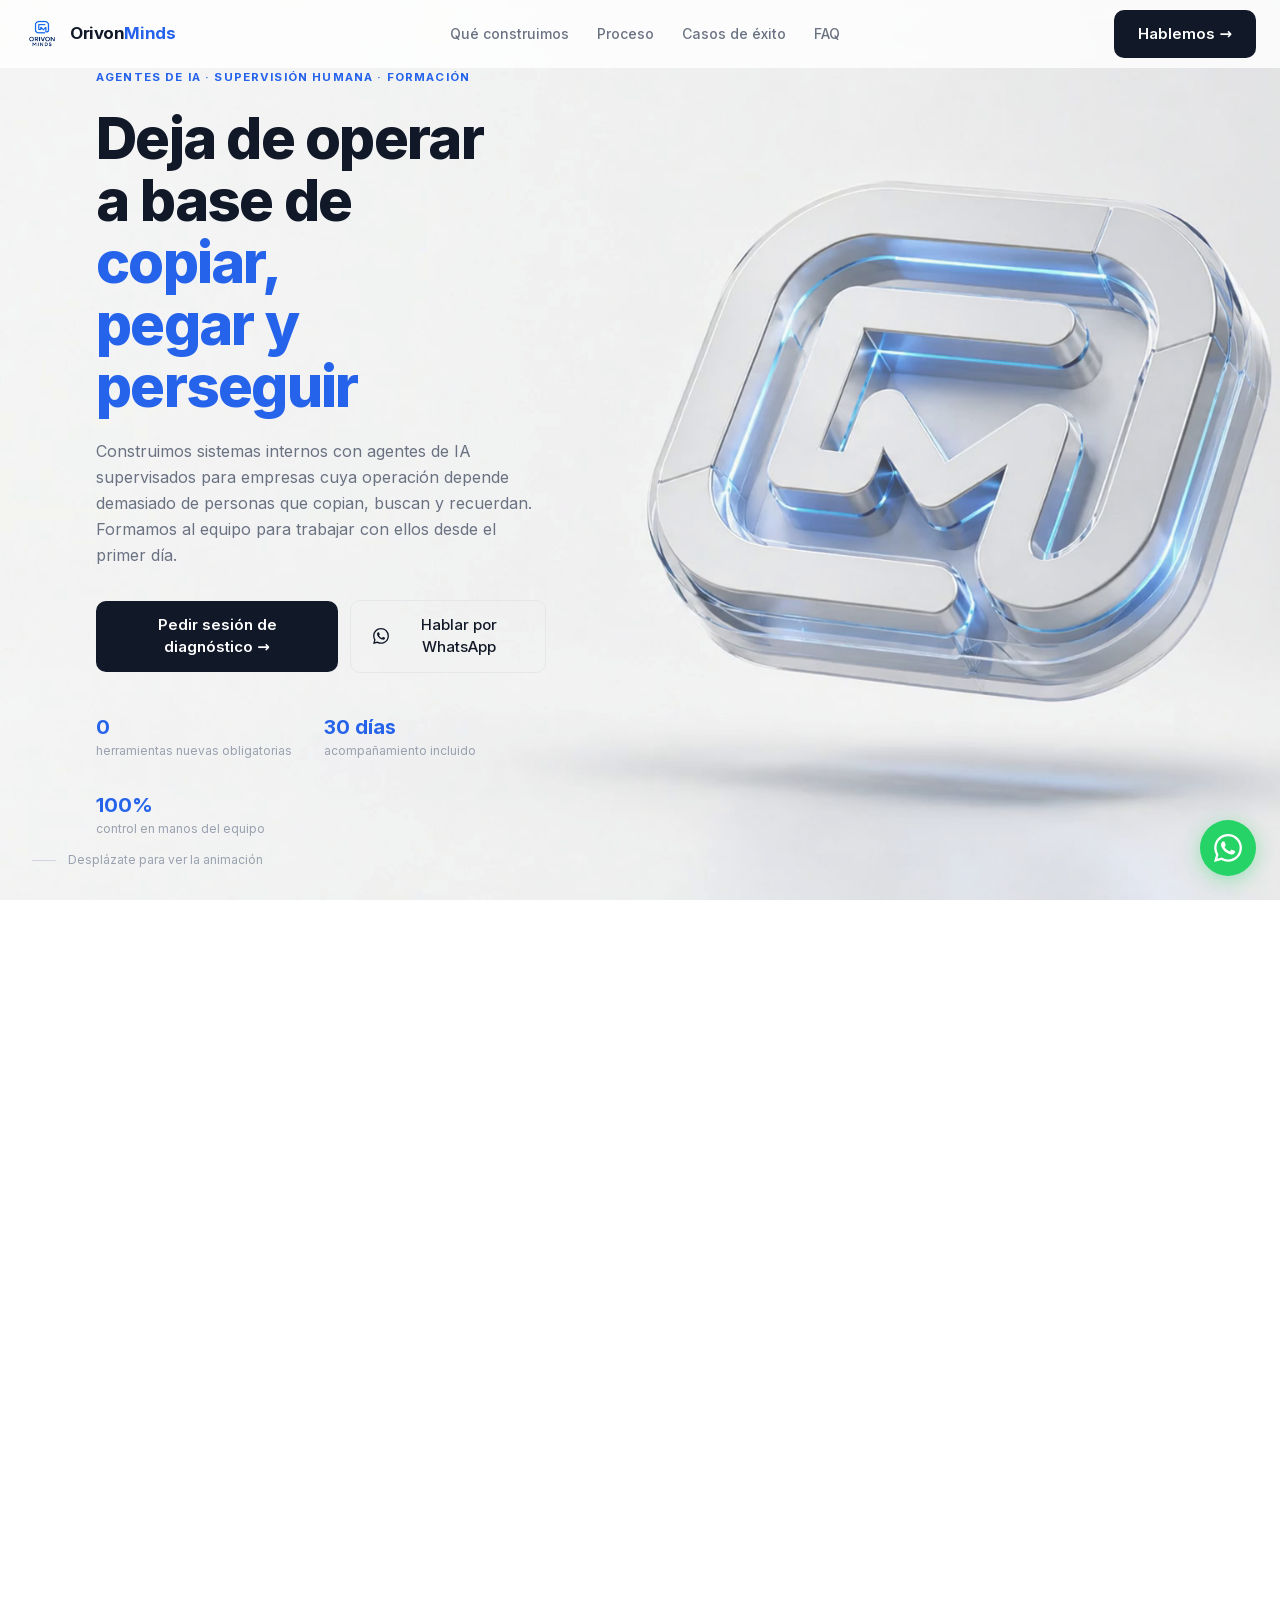
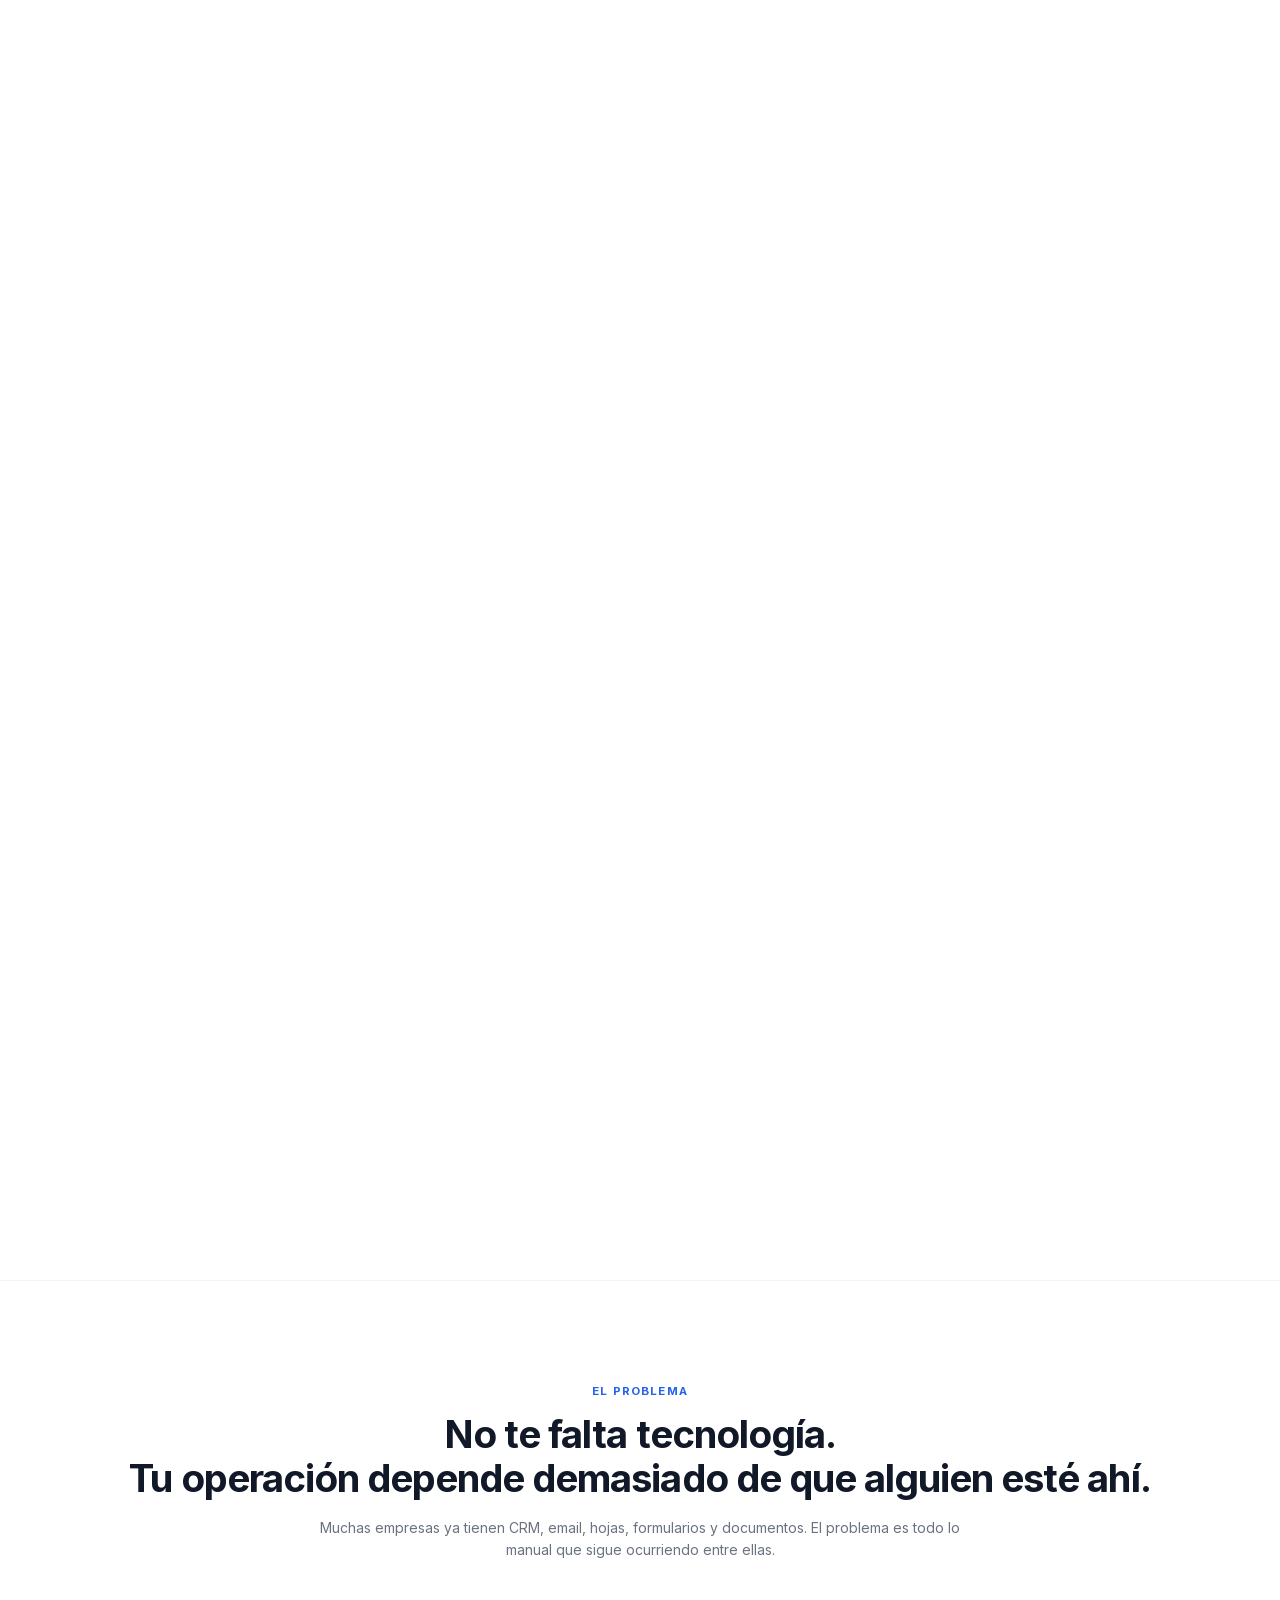
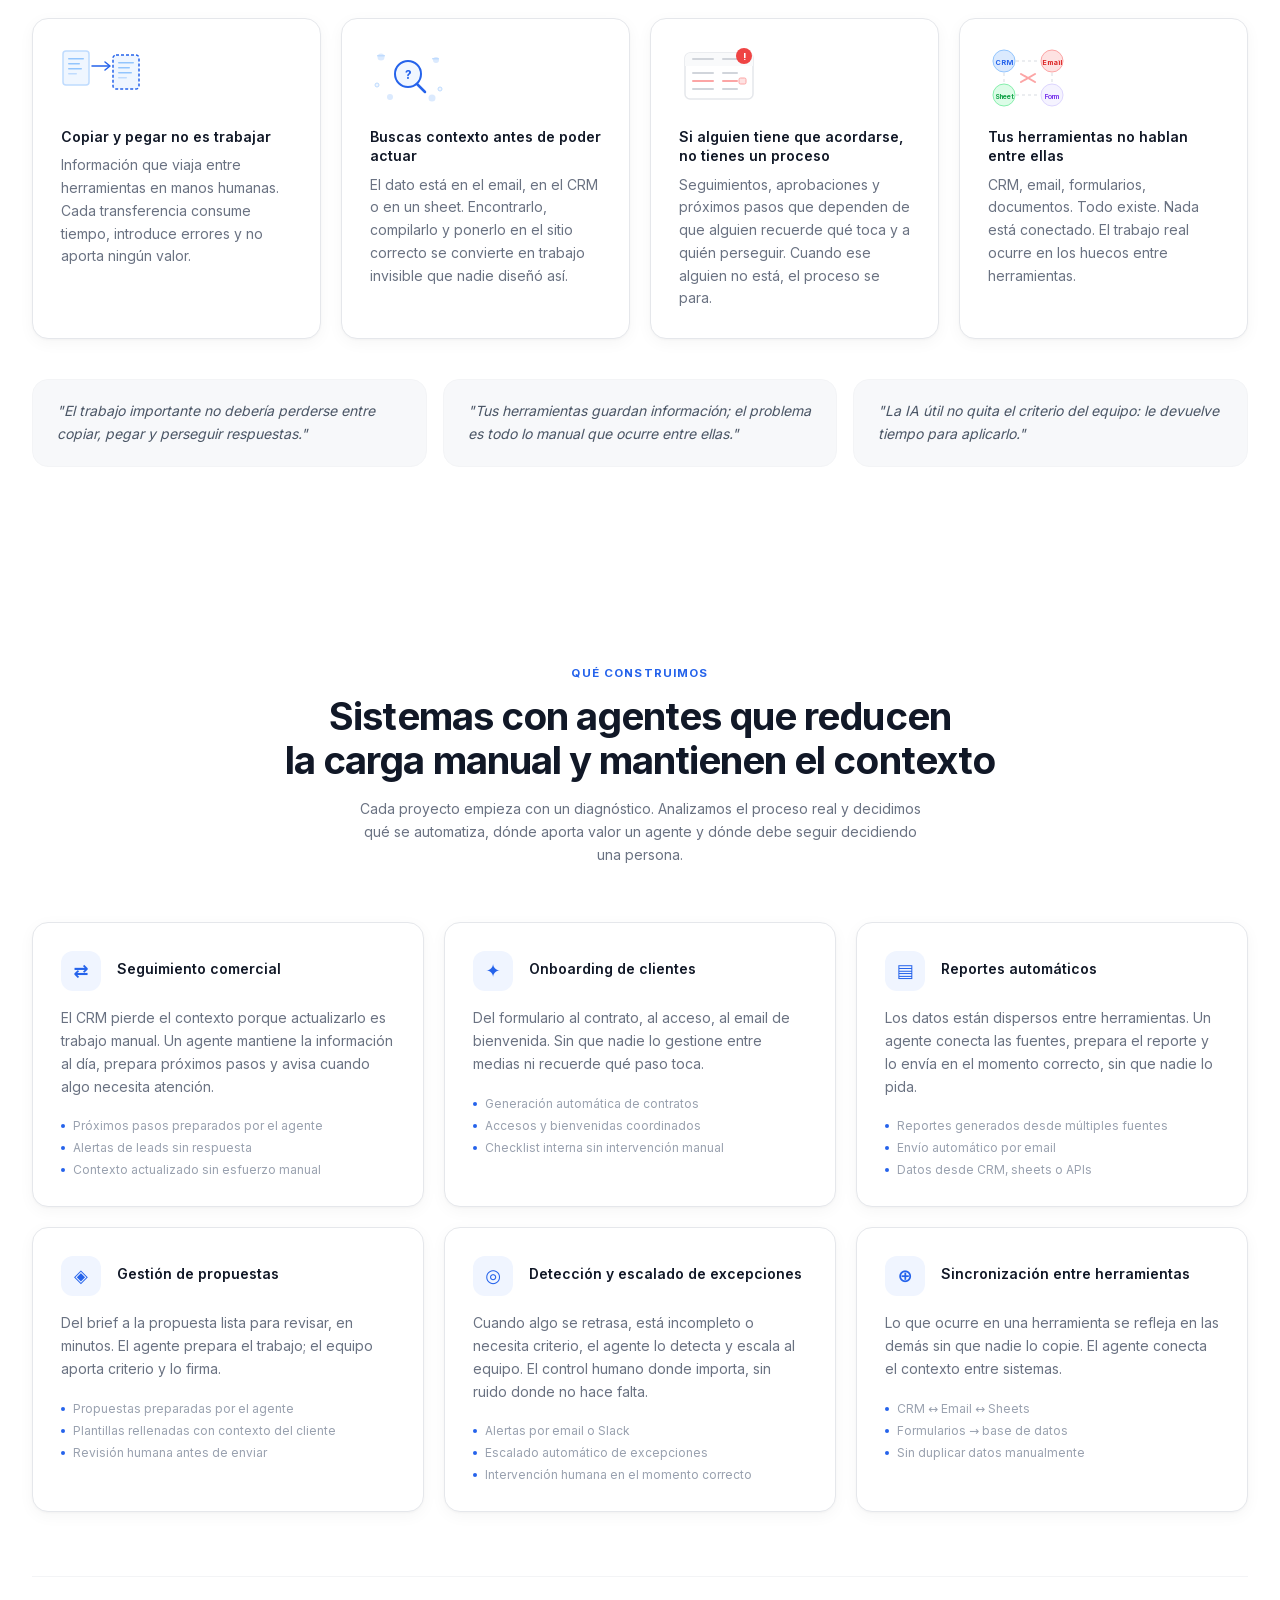
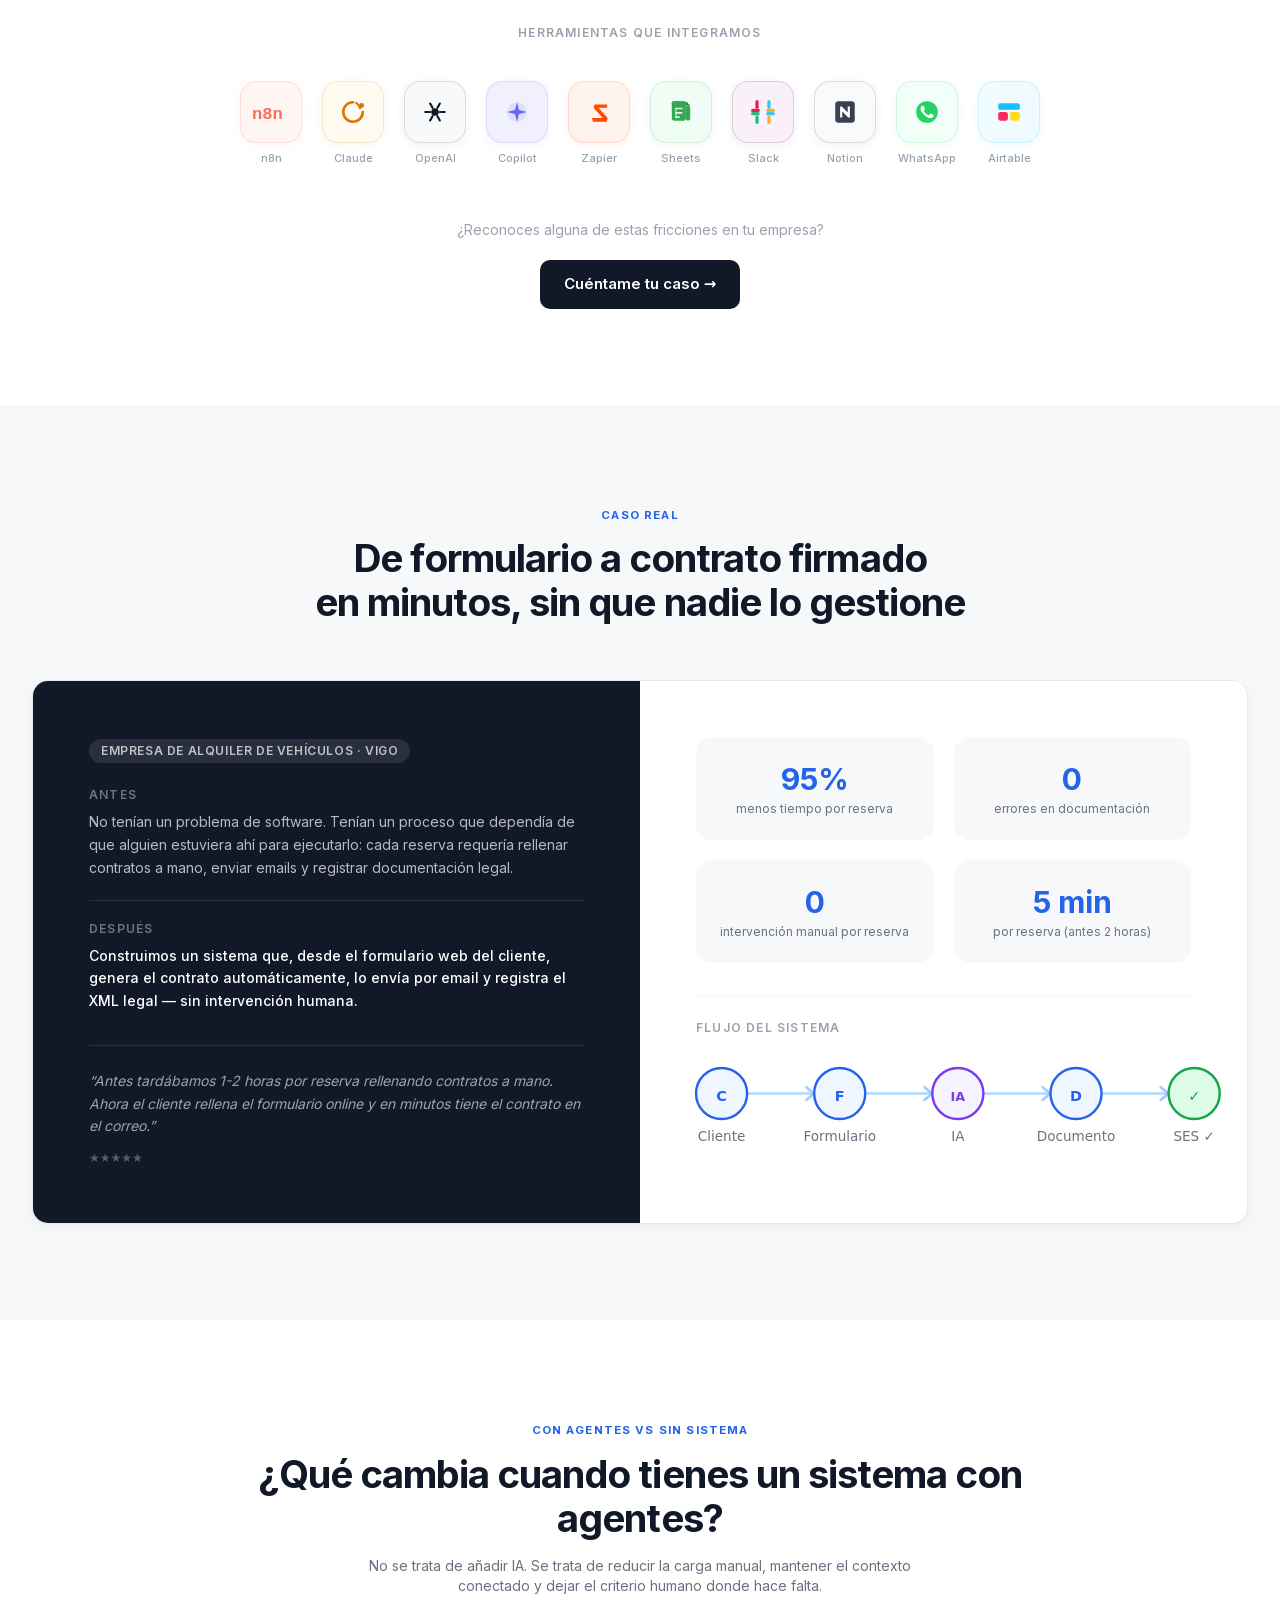
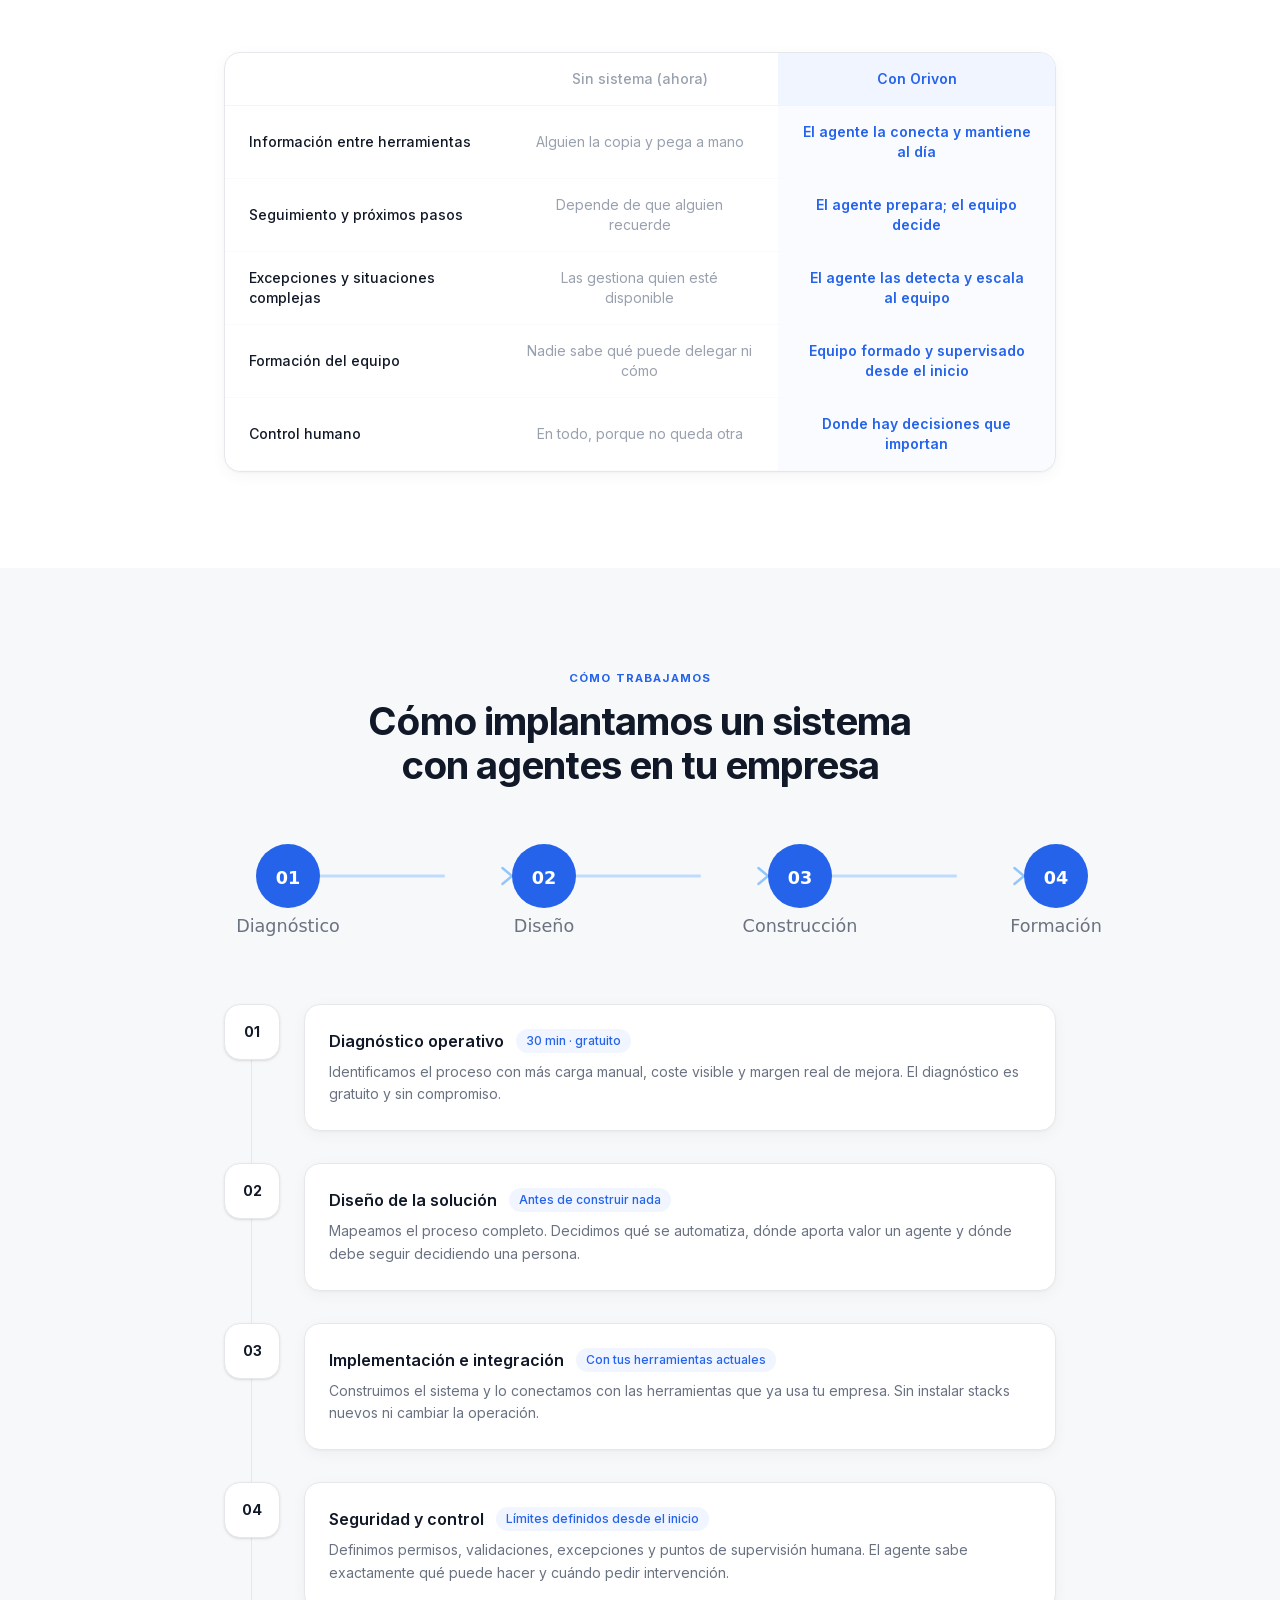
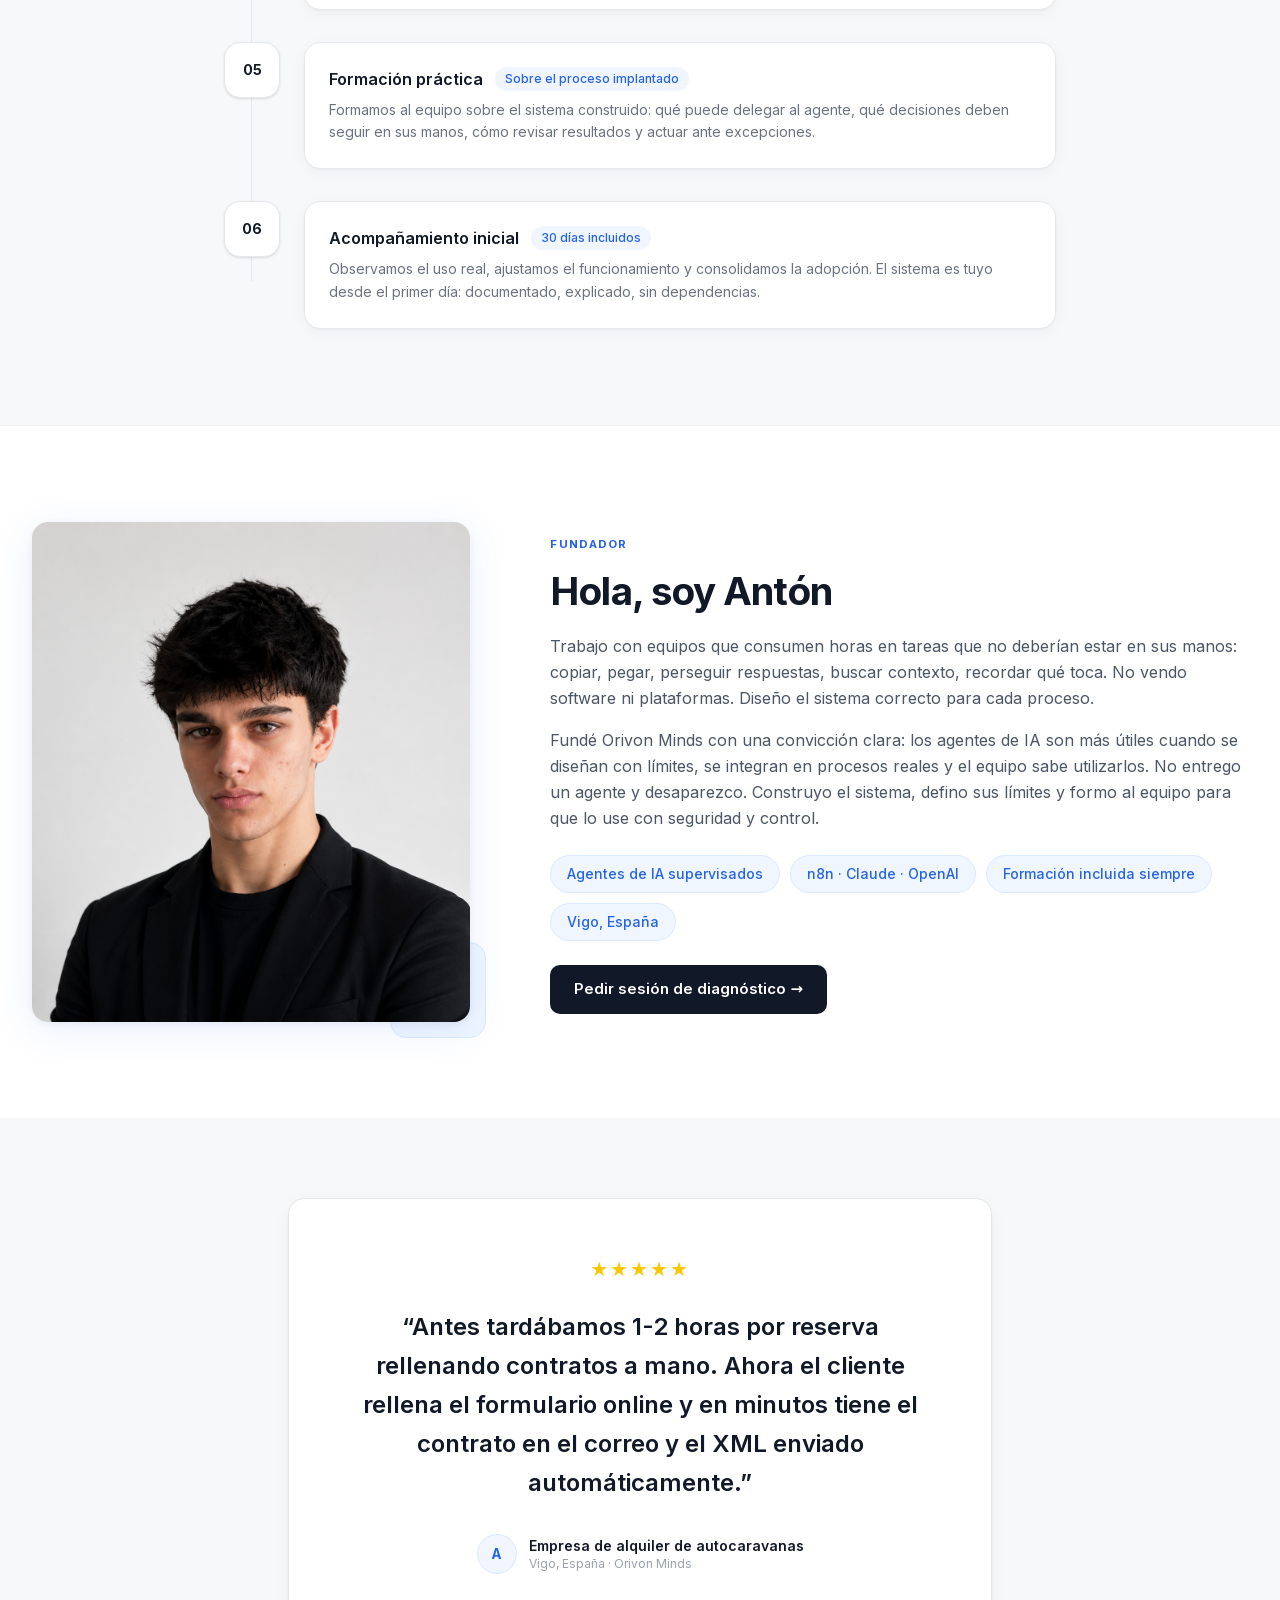
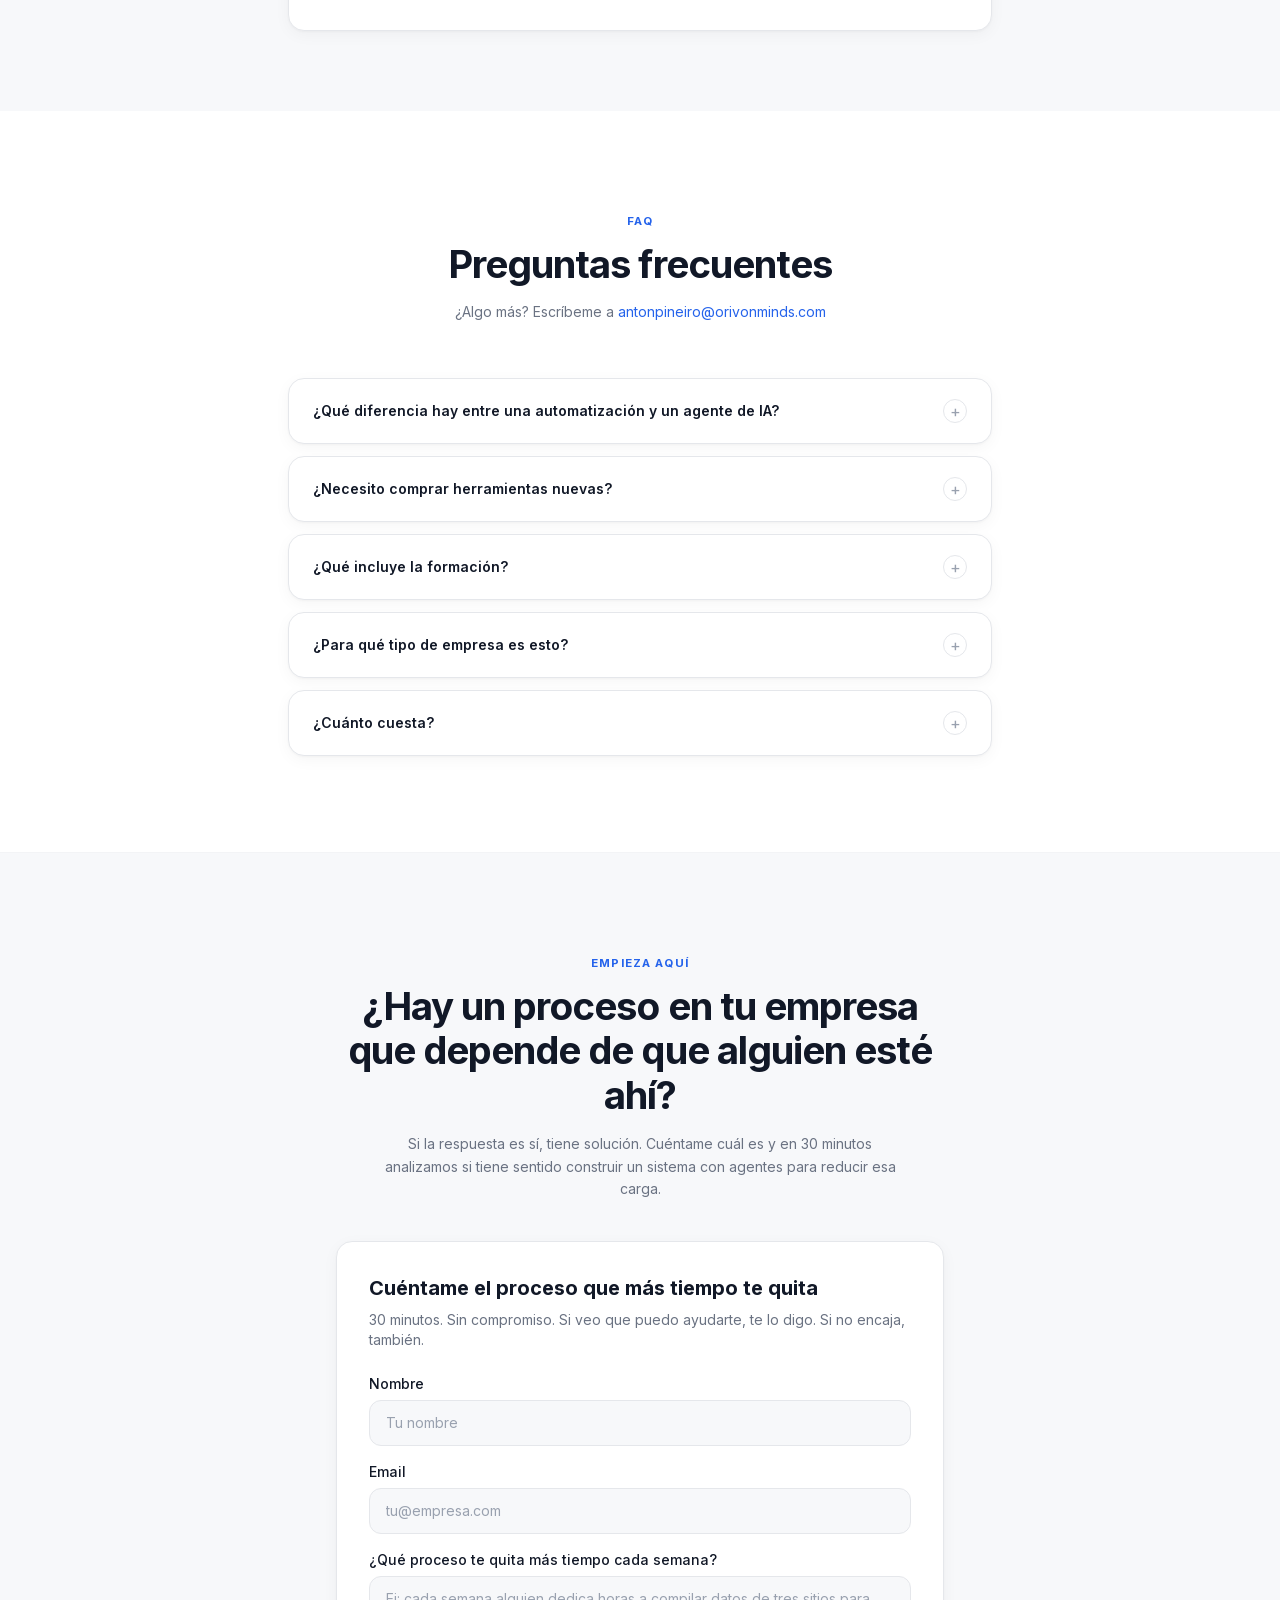
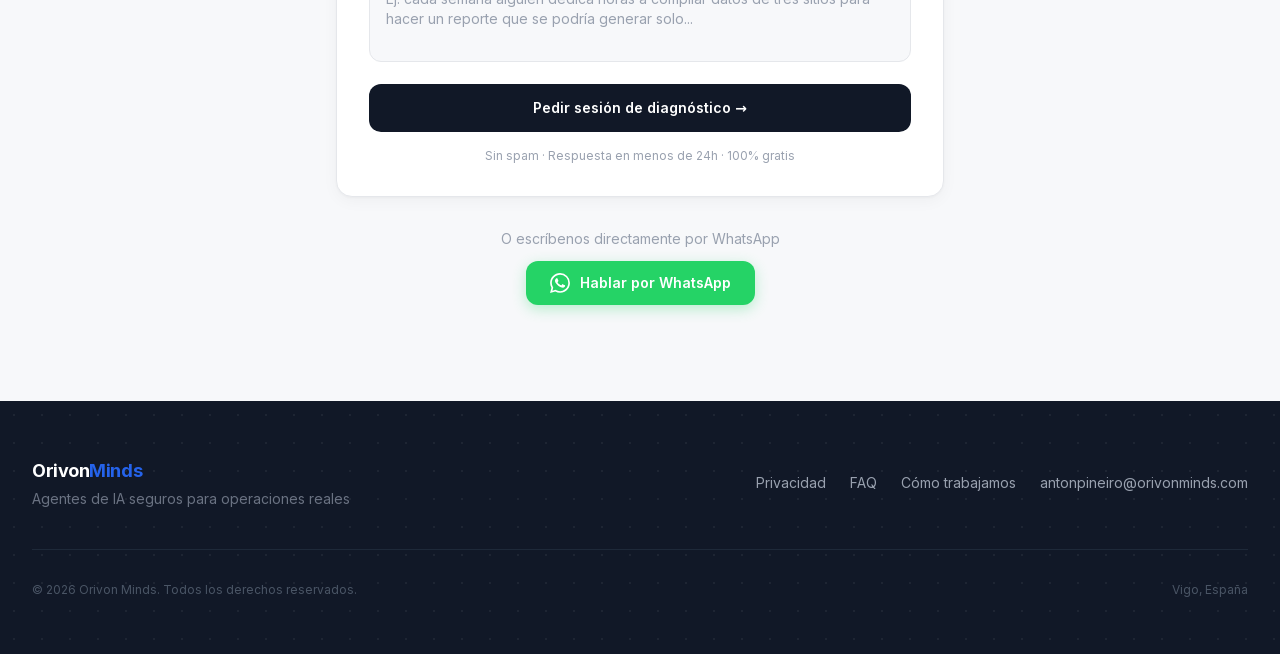
<file: index.html>
<!DOCTYPE html><html lang="es" class="inter_7b064e0d-module__MOT0tq__variable h-full antialiased"><head><meta charSet="utf-8"/><meta name="viewport" content="width=device-width, initial-scale=1"/><link rel="preload" href="/_next/static/media/83afe278b6a6bb3c-s.p.0q-301v4kxxnr.woff2" as="font" crossorigin="" type="font/woff2"/><link rel="preload" as="image" href="/logo.png"/><link rel="preload" href="/frames/1779404536174-cctka1ev4mn_000.jpg" as="image"/><link rel="preload" href="/anton.png" as="image"/><link rel="stylesheet" href="/_next/static/chunks/0_6lt1.drk69d.css" data-precedence="next"/><link rel="preload" as="script" fetchPriority="low" href="/_next/static/chunks/0b5yd18v4zlw1.js"/><script src="/_next/static/chunks/0t2z5hkh7v~~b.js" async=""></script><script src="/_next/static/chunks/07lhk_q6pmm3r.js" async=""></script><script src="/_next/static/chunks/turbopack-0xuo7y_i5blg5.js" async=""></script><script src="/_next/static/chunks/0g0jwlx5ptj9x.js" async=""></script><script src="/_next/static/chunks/0dbhjjzl8qfwv.js" async=""></script><script src="/_next/static/chunks/0layn9stmr8aa.js" async=""></script><link rel="preload" href="/frames/1779404536174-cctka1ev4mn_000.jpg" as="image" fetchpriority="high"/><meta name="next-size-adjust" content=""/><title>Orivon Minds — Automatización Inteligente con n8n e IA</title><meta name="description" content="Recupera 20-40 horas cada mes con automatización inteligente. Especialistas en n8n y OpenAI para PYMEs. Primer resultado en 7 días."/><meta name="keywords" content="automatización n8n, IA para empresas, automatización PYMES, n8n España"/><meta property="og:title" content="Orivon Minds — Automatización Inteligente"/><meta property="og:description" content="Recupera 20-40 horas cada mes con automatización inteligente."/><meta property="og:url" content="https://orivonminds.com/"/><meta property="og:site_name" content="Orivon Minds"/><meta property="og:locale" content="es_ES"/><meta property="og:type" content="website"/><meta name="twitter:card" content="summary"/><meta name="twitter:title" content="Orivon Minds — Automatización Inteligente"/><meta name="twitter:description" content="Recupera 20-40 horas cada mes con automatización inteligente."/><link rel="icon" href="/favicon.ico?favicon.0x3dzn~oxb6tn.ico" sizes="256x256" type="image/x-icon"/><link rel="icon" href="/logo.png"/><link rel="apple-touch-icon" href="/logo.png"/><script src="/_next/static/chunks/03~yq9q893hmn.js" noModule=""></script></head><body class="min-h-full bg-white text-slate-900"><div hidden=""><!--$--><!--/$--></div><header class="fixed top-0 left-0 right-0 z-50 transition-transform duration-300 translate-y-0"><div class="transition-all duration-300 bg-white/80 backdrop-blur-sm"><nav class="max-w-7xl mx-auto px-6 h-[68px] flex items-center justify-between"><a href="/" class="flex items-center gap-2.5"><img src="/logo.png" alt="Orivon Minds logo" width="36" height="36" class="object-contain flex-shrink-0"/><span class="font-bold text-[#111827] text-[1.05rem] tracking-tight">Orivon<span class="text-[#2563EB]">Minds</span></span></a><div class="hidden md:flex items-center gap-7"><a href="#sistemas" class="text-sm font-medium text-gray-500 hover:text-gray-900 transition-colors duration-150">Qué construimos</a><a href="#proceso" class="text-sm font-medium text-gray-500 hover:text-gray-900 transition-colors duration-150">Proceso</a><a href="#caso-real" class="text-sm font-medium text-gray-500 hover:text-gray-900 transition-colors duration-150">Casos de éxito</a><a href="#faq" class="text-sm font-medium text-gray-500 hover:text-gray-900 transition-colors duration-150">FAQ</a></div><a href="#contacto" class="btn-navy text-sm py-2.5 px-5">Hablemos →</a></nav></div></header><main><section id="hero" class="hero-section relative"><div class="hero-sticky overflow-hidden bg-[#F4F5F7]"><img src="/frames/1779404536174-cctka1ev4mn_000.jpg" alt="" aria-hidden="true" class="absolute inset-0 w-full h-full object-cover object-right pointer-events-none opacity-35 md:opacity-75" style="transition:opacity 0.3s"/><canvas class="absolute inset-0 hidden md:block opacity-75" style="width:100%;height:100%;display:block"></canvas><div class="relative z-10 h-full flex items-center"><div class="w-full flex items-center px-6 pt-[68px] md:pt-0 md:pl-16 lg:pl-24 md:pr-0"><div class="w-full md:w-5/12 lg:w-[38%] text-center md:text-left"><p class="tag-pill mb-5 mx-auto md:mx-0 w-fit">Agentes de IA · Supervisión humana · Formación</p><h1 class="heading-xl text-[#111827] mb-5">Deja de operar<br/>a base de<!-- --> <span class="text-[#2563EB]">copiar,<br/>pegar y perseguir</span></h1><p class="text-base text-gray-500 leading-relaxed mb-8 max-w-sm mx-auto md:mx-0 md:max-w-md">Construimos sistemas internos con agentes de IA supervisados para empresas cuya operación depende demasiado de personas que copian, buscan y recuerdan. Formamos al equipo para trabajar con ellos desde el primer día.</p><div class="flex flex-col sm:flex-row items-center justify-center md:justify-start gap-3 mb-10"><a href="#contacto" class="btn-navy w-full sm:w-auto text-center justify-center">Pedir sesión de diagnóstico →</a><a href="https://wa.me/34682278910?text=Hola%2C%20me%20interesa%20una%20auditor%C3%ADa%20gratuita" target="_blank" rel="noopener noreferrer" class="btn-outline w-full sm:w-auto text-center justify-center"><svg class="w-4 h-4 shrink-0" viewBox="0 0 24 24" fill="currentColor"><path d="M17.472 14.382c-.297-.149-1.758-.867-2.03-.967-.273-.099-.471-.148-.67.15-.197.297-.767.966-.94 1.164-.173.199-.347.223-.644.075-.297-.15-1.255-.463-2.39-1.475-.883-.788-1.48-1.761-1.653-2.059-.173-.297-.018-.458.13-.606.134-.133.298-.347.446-.52.149-.174.198-.298.298-.497.099-.198.05-.371-.025-.52-.075-.149-.669-1.612-.916-2.207-.242-.579-.487-.5-.669-.51-.173-.008-.371-.01-.57-.01-.198 0-.52.074-.792.372-.272.297-1.04 1.016-1.04 2.479 0 1.462 1.065 2.875 1.213 3.074.149.198 2.096 3.2 5.077 4.487.709.306 1.262.489 1.694.625.712.227 1.36.195 1.871.118.571-.085 1.758-.719 2.006-1.413.248-.694.248-1.289.173-1.413-.074-.124-.272-.198-.57-.347m-5.421 7.403h-.004a9.87 9.87 0 01-5.031-1.378l-.361-.214-3.741.982.998-3.648-.235-.374a9.86 9.86 0 01-1.51-5.26c.001-5.45 4.436-9.884 9.888-9.884 2.64 0 5.122 1.03 6.988 2.898a9.825 9.825 0 012.893 6.994c-.003 5.45-4.437 9.884-9.885 9.884m8.413-18.297A11.815 11.815 0 0012.05 0C5.495 0 .16 5.335.157 11.892c0 2.096.547 4.142 1.588 5.945L.057 24l6.305-1.654a11.882 11.882 0 005.683 1.448h.005c6.554 0 11.89-5.335 11.893-11.893a11.821 11.821 0 00-3.48-8.413z"></path></svg>Hablar por WhatsApp</a></div><div class="flex flex-wrap justify-center md:justify-start gap-8"><div class="text-center md:text-left"><div class="text-xl font-bold text-[#2563EB]">0</div><div class="text-xs text-gray-400 mt-0.5">herramientas nuevas obligatorias</div></div><div class="text-center md:text-left"><div class="text-xl font-bold text-[#2563EB]">30 días</div><div class="text-xs text-gray-400 mt-0.5">acompañamiento incluido</div></div><div class="text-center md:text-left"><div class="text-xl font-bold text-[#2563EB]">100%</div><div class="text-xs text-gray-400 mt-0.5">control en manos del equipo</div></div></div></div></div></div><div class="absolute bottom-8 left-8 hidden md:flex items-center gap-3 text-gray-400 text-xs"><div class="w-6 h-px bg-gray-300"></div><span>Desplázate para ver la animación</span></div></div></section><section id="problemas" class="py-24 bg-white border-t border-gray-100"><style>
        @keyframes prob-arrow {
          0%,100% { transform: translateX(0); opacity: 0.7; }
          50% { transform: translateX(4px); opacity: 1; }
        }
        @keyframes prob-pulse {
          0%,100% { opacity: 1; }
          50% { opacity: 0.3; }
        }
        @keyframes prob-scan {
          0%   { transform: translate(0,0); }
          25%  { transform: translate(9px,-7px); }
          50%  { transform: translate(-7px,5px); }
          75%  { transform: translate(5px,9px); }
          100% { transform: translate(0,0); }
        }
      </style><div class="max-w-7xl mx-auto px-8"><div class="reveal-up "><div class="text-center mb-14"><p class="tag-pill mb-3">El problema</p><h2 class="heading-lg text-[#111827] mb-4">No te falta tecnología.<br/>Tu operación depende demasiado de que alguien esté ahí.</h2><p class="text-gray-500 text-sm max-w-2xl mx-auto leading-relaxed">Muchas empresas ya tienen CRM, email, hojas, formularios y documentos. El problema es todo lo manual que sigue ocurriendo entre ellas.</p></div></div><div class="grid grid-cols-1 md:grid-cols-2 lg:grid-cols-4 gap-5 mb-10"><div class="reveal-up "><div class="card p-7 hover-lift h-full group"><div class="mb-5 group-hover:scale-105 transition-transform duration-200 origin-left"><svg width="80" height="60" viewBox="0 0 80 60" fill="none" aria-hidden="true"><rect x="2" y="4" width="26" height="34" rx="3" fill="#EFF6FF" stroke="#BFDBFE" stroke-width="1.5"></rect><rect x="7" y="11" width="16" height="1.5" rx="0.75" fill="#93C5FD"></rect><rect x="7" y="16" width="12" height="1.5" rx="0.75" fill="#93C5FD"></rect><rect x="7" y="21" width="14" height="1.5" rx="0.75" fill="#93C5FD"></rect><rect x="7" y="26" width="9" height="1.5" rx="0.75" fill="#BFDBFE"></rect><g style="animation:prob-arrow 1.6s ease-in-out infinite"><path d="M31 19 L48 19" stroke="#2563EB" stroke-width="1.5" stroke-linecap="round"></path><path d="M44 15 L49 19 L44 23" stroke="#2563EB" stroke-width="1.5" stroke-linecap="round" stroke-linejoin="round" fill="none"></path></g><rect x="52" y="8" width="26" height="34" rx="3" fill="#EFF6FF" stroke="#2563EB" stroke-width="1.5" stroke-dasharray="3 2"></rect><rect x="57" y="15" width="16" height="1.5" rx="0.75" fill="#93C5FD" style="animation:prob-pulse 1.6s ease-in-out infinite 0.3s"></rect><rect x="57" y="20" width="12" height="1.5" rx="0.75" fill="#93C5FD" style="animation:prob-pulse 1.6s ease-in-out infinite 0.5s"></rect><rect x="57" y="25" width="14" height="1.5" rx="0.75" fill="#93C5FD" style="animation:prob-pulse 1.6s ease-in-out infinite 0.7s"></rect><rect x="57" y="30" width="9" height="1.5" rx="0.75" fill="#BFDBFE" style="animation:prob-pulse 1.6s ease-in-out infinite 0.9s"></rect></svg></div><h3 class="font-semibold text-[#111827] text-sm mb-2 leading-snug">Copiar y pegar no es trabajar</h3><p class="text-gray-500 text-sm leading-relaxed">Información que viaja entre herramientas en manos humanas. Cada transferencia consume tiempo, introduce errores y no aporta ningún valor.</p></div></div><div class="reveal-up "><div class="card p-7 hover-lift h-full group"><div class="mb-5 group-hover:scale-105 transition-transform duration-200 origin-left"><svg width="80" height="60" viewBox="0 0 80 60" fill="none" aria-hidden="true"><circle cx="11" cy="10" r="3.5" fill="#DBEAFE"></circle><circle cx="66" cy="13" r="3" fill="#DBEAFE"></circle><circle cx="20" cy="50" r="3" fill="#DBEAFE"></circle><circle cx="62" cy="51" r="3.5" fill="#DBEAFE"></circle><circle cx="7" cy="38" r="2" fill="#EFF6FF" stroke="#BFDBFE" stroke-width="1"></circle><circle cx="70" cy="42" r="2" fill="#EFF6FF" stroke="#BFDBFE" stroke-width="1"></circle><rect x="7" y="8" width="8" height="1.5" rx="0.75" fill="#BFDBFE"></rect><rect x="62" y="11" width="7" height="1.5" rx="0.75" fill="#BFDBFE"></rect><g style="animation:prob-scan 4s ease-in-out infinite;transform-origin:40px 29px"><circle cx="38" cy="27" r="13" stroke="#2563EB" stroke-width="2" fill="rgba(239,246,255,0.88)"></circle><text x="38" y="32" font-size="13" fill="#2563EB" text-anchor="middle" font-weight="700">?</text><line x1="47" y1="37" x2="55" y2="45" stroke="#2563EB" stroke-width="2.5" stroke-linecap="round"></line></g></svg></div><h3 class="font-semibold text-[#111827] text-sm mb-2 leading-snug">Buscas contexto antes de poder actuar</h3><p class="text-gray-500 text-sm leading-relaxed">El dato está en el email, en el CRM o en un sheet. Encontrarlo, compilarlo y ponerlo en el sitio correcto se convierte en trabajo invisible que nadie diseñó así.</p></div></div><div class="reveal-up "><div class="card p-7 hover-lift h-full group"><div class="mb-5 group-hover:scale-105 transition-transform duration-200 origin-left"><svg width="80" height="60" viewBox="0 0 80 60" fill="none" aria-hidden="true"><rect x="6" y="6" width="68" height="46" rx="5" fill="white" stroke="#E5E7EB" stroke-width="1.5"></rect><rect x="6" y="6" width="68" height="13" rx="5" fill="#F9FAFB"></rect><rect x="6" y="15" width="68" height="4" fill="#F9FAFB"></rect><rect x="13" y="11" width="22" height="2" rx="1" fill="#D1D5DB"></rect><rect x="43" y="11" width="16" height="2" rx="1" fill="#D1D5DB"></rect><rect x="13" y="25" width="22" height="2" rx="1" fill="#D1D5DB"></rect><rect x="43" y="25" width="16" height="2" rx="1" fill="#D1D5DB"></rect><rect x="13" y="33" width="22" height="2" rx="1" fill="#FCA5A5"></rect><rect x="43" y="33" width="16" height="2" rx="1" fill="#FCA5A5"></rect><rect x="60" y="31" width="7" height="6" rx="1.5" fill="#FEE2E2" stroke="#FCA5A5" stroke-width="1"></rect><rect x="13" y="41" width="22" height="2" rx="1" fill="#D1D5DB"></rect><rect x="43" y="41" width="16" height="2" rx="1" fill="#D1D5DB"></rect><g style="animation:prob-pulse 2s ease-in-out infinite"><circle cx="65" cy="9" r="8" fill="#EF4444"></circle><text x="65" y="13" font-size="9" fill="white" text-anchor="middle" font-weight="800">!</text></g></svg></div><h3 class="font-semibold text-[#111827] text-sm mb-2 leading-snug">Si alguien tiene que acordarse, no tienes un proceso</h3><p class="text-gray-500 text-sm leading-relaxed">Seguimientos, aprobaciones y próximos pasos que dependen de que alguien recuerde qué toca y a quién perseguir. Cuando ese alguien no está, el proceso se para.</p></div></div><div class="reveal-up "><div class="card p-7 hover-lift h-full group"><div class="mb-5 group-hover:scale-105 transition-transform duration-200 origin-left"><svg width="80" height="60" viewBox="0 0 80 60" fill="none" aria-hidden="true"><circle cx="16" cy="14" r="11" fill="#DBEAFE" stroke="#93C5FD" stroke-width="1"></circle><text x="16" y="18" font-size="7" fill="#2563EB" text-anchor="middle" font-weight="700">CRM</text><circle cx="64" cy="14" r="11" fill="#FEE2E2" stroke="#FCA5A5" stroke-width="1"></circle><text x="64" y="18" font-size="7" fill="#DC2626" text-anchor="middle" font-weight="700">Email</text><circle cx="16" cy="48" r="11" fill="#DCFCE7" stroke="#86EFAC" stroke-width="1"></circle><text x="16" y="52" font-size="6.5" fill="#16A34A" text-anchor="middle" font-weight="700">Sheet</text><circle cx="64" cy="48" r="11" fill="#F5F3FF" stroke="#DDD6FE" stroke-width="1"></circle><text x="64" y="52" font-size="6.5" fill="#7C3AED" text-anchor="middle" font-weight="700">Form</text><line x1="28" y1="14" x2="52" y2="14" stroke="#E5E7EB" stroke-width="1.5" stroke-dasharray="3 3"></line><line x1="16" y1="26" x2="16" y2="36" stroke="#E5E7EB" stroke-width="1.5" stroke-dasharray="3 3"></line><line x1="64" y1="26" x2="64" y2="36" stroke="#E5E7EB" stroke-width="1.5" stroke-dasharray="3 3"></line><line x1="28" y1="48" x2="52" y2="48" stroke="#E5E7EB" stroke-width="1.5" stroke-dasharray="3 3"></line><g style="animation:prob-pulse 2.5s ease-in-out infinite"><line x1="33" y1="27" x2="47" y2="35" stroke="#FCA5A5" stroke-width="2" stroke-linecap="round"></line><line x1="47" y1="27" x2="33" y2="35" stroke="#FCA5A5" stroke-width="2" stroke-linecap="round"></line></g></svg></div><h3 class="font-semibold text-[#111827] text-sm mb-2 leading-snug">Tus herramientas no hablan entre ellas</h3><p class="text-gray-500 text-sm leading-relaxed">CRM, email, formularios, documentos. Todo existe. Nada está conectado. El trabajo real ocurre en los huecos entre herramientas.</p></div></div></div><div class="grid grid-cols-1 md:grid-cols-3 gap-4"><div class="reveal-up "><div class="bg-[#F7F8FA] rounded-2xl px-6 py-5 border border-gray-100 hover:border-blue-100 transition-colors duration-200"><p class="text-sm text-gray-600 italic leading-relaxed">&quot;El trabajo importante no debería perderse entre copiar, pegar y perseguir respuestas.&quot;</p></div></div><div class="reveal-up "><div class="bg-[#F7F8FA] rounded-2xl px-6 py-5 border border-gray-100 hover:border-blue-100 transition-colors duration-200"><p class="text-sm text-gray-600 italic leading-relaxed">&quot;Tus herramientas guardan información; el problema es todo lo manual que ocurre entre ellas.&quot;</p></div></div><div class="reveal-up "><div class="bg-[#F7F8FA] rounded-2xl px-6 py-5 border border-gray-100 hover:border-blue-100 transition-colors duration-200"><p class="text-sm text-gray-600 italic leading-relaxed">&quot;La IA útil no quita el criterio del equipo: le devuelve tiempo para aplicarlo.&quot;</p></div></div></div></div></section><section id="sistemas" class="py-24 bg-white"><style>
        @keyframes tool-float {
          from { transform: translateY(0px); }
          to   { transform: translateY(-7px); }
        }
      </style><div class="max-w-7xl mx-auto px-8"><div class="reveal-up "><div class="text-center mb-14"><p class="tag-pill mb-3">Qué construimos</p><h2 class="heading-lg text-[#111827] mb-4">Sistemas con agentes que reducen<br/>la carga manual y mantienen el contexto</h2><p class="text-gray-500 text-sm max-w-xl mx-auto leading-relaxed">Cada proyecto empieza con un diagnóstico. Analizamos el proceso real y decidimos qué se automatiza, dónde aporta valor un agente y dónde debe seguir decidiendo una persona.</p></div></div><div class="grid grid-cols-1 md:grid-cols-2 lg:grid-cols-3 gap-5"><div class="reveal-up "><div class="card p-7 h-full hover-highlight group cursor-default"><div class="flex items-start gap-4 mb-4"><div class="w-10 h-10 bg-[#F0F5FF] rounded-xl flex items-center justify-center text-[#2563EB] font-bold text-lg flex-shrink-0 group-hover:bg-[#2563EB] group-hover:text-white transition-colors duration-200">⇄</div><h3 class="font-semibold text-[#111827] text-sm leading-snug pt-2">Seguimiento comercial</h3></div><p class="text-gray-500 text-sm leading-relaxed mb-5">El CRM pierde el contexto porque actualizarlo es trabajo manual. Un agente mantiene la información al día, prepara próximos pasos y avisa cuando algo necesita atención.</p><ul class="space-y-1.5"><li class="flex items-center gap-2 text-xs text-gray-400"><span class="w-1 h-1 rounded-full bg-[#2563EB] flex-shrink-0"></span>Próximos pasos preparados por el agente</li><li class="flex items-center gap-2 text-xs text-gray-400"><span class="w-1 h-1 rounded-full bg-[#2563EB] flex-shrink-0"></span>Alertas de leads sin respuesta</li><li class="flex items-center gap-2 text-xs text-gray-400"><span class="w-1 h-1 rounded-full bg-[#2563EB] flex-shrink-0"></span>Contexto actualizado sin esfuerzo manual</li></ul></div></div><div class="reveal-up "><div class="card p-7 h-full hover-highlight group cursor-default"><div class="flex items-start gap-4 mb-4"><div class="w-10 h-10 bg-[#F0F5FF] rounded-xl flex items-center justify-center text-[#2563EB] font-bold text-lg flex-shrink-0 group-hover:bg-[#2563EB] group-hover:text-white transition-colors duration-200">✦</div><h3 class="font-semibold text-[#111827] text-sm leading-snug pt-2">Onboarding de clientes</h3></div><p class="text-gray-500 text-sm leading-relaxed mb-5">Del formulario al contrato, al acceso, al email de bienvenida. Sin que nadie lo gestione entre medias ni recuerde qué paso toca.</p><ul class="space-y-1.5"><li class="flex items-center gap-2 text-xs text-gray-400"><span class="w-1 h-1 rounded-full bg-[#2563EB] flex-shrink-0"></span>Generación automática de contratos</li><li class="flex items-center gap-2 text-xs text-gray-400"><span class="w-1 h-1 rounded-full bg-[#2563EB] flex-shrink-0"></span>Accesos y bienvenidas coordinados</li><li class="flex items-center gap-2 text-xs text-gray-400"><span class="w-1 h-1 rounded-full bg-[#2563EB] flex-shrink-0"></span>Checklist interna sin intervención manual</li></ul></div></div><div class="reveal-up "><div class="card p-7 h-full hover-highlight group cursor-default"><div class="flex items-start gap-4 mb-4"><div class="w-10 h-10 bg-[#F0F5FF] rounded-xl flex items-center justify-center text-[#2563EB] font-bold text-lg flex-shrink-0 group-hover:bg-[#2563EB] group-hover:text-white transition-colors duration-200">▤</div><h3 class="font-semibold text-[#111827] text-sm leading-snug pt-2">Reportes automáticos</h3></div><p class="text-gray-500 text-sm leading-relaxed mb-5">Los datos están dispersos entre herramientas. Un agente conecta las fuentes, prepara el reporte y lo envía en el momento correcto, sin que nadie lo pida.</p><ul class="space-y-1.5"><li class="flex items-center gap-2 text-xs text-gray-400"><span class="w-1 h-1 rounded-full bg-[#2563EB] flex-shrink-0"></span>Reportes generados desde múltiples fuentes</li><li class="flex items-center gap-2 text-xs text-gray-400"><span class="w-1 h-1 rounded-full bg-[#2563EB] flex-shrink-0"></span>Envío automático por email</li><li class="flex items-center gap-2 text-xs text-gray-400"><span class="w-1 h-1 rounded-full bg-[#2563EB] flex-shrink-0"></span>Datos desde CRM, sheets o APIs</li></ul></div></div><div class="reveal-up "><div class="card p-7 h-full hover-highlight group cursor-default"><div class="flex items-start gap-4 mb-4"><div class="w-10 h-10 bg-[#F0F5FF] rounded-xl flex items-center justify-center text-[#2563EB] font-bold text-lg flex-shrink-0 group-hover:bg-[#2563EB] group-hover:text-white transition-colors duration-200">◈</div><h3 class="font-semibold text-[#111827] text-sm leading-snug pt-2">Gestión de propuestas</h3></div><p class="text-gray-500 text-sm leading-relaxed mb-5">Del brief a la propuesta lista para revisar, en minutos. El agente prepara el trabajo; el equipo aporta criterio y lo firma.</p><ul class="space-y-1.5"><li class="flex items-center gap-2 text-xs text-gray-400"><span class="w-1 h-1 rounded-full bg-[#2563EB] flex-shrink-0"></span>Propuestas preparadas por el agente</li><li class="flex items-center gap-2 text-xs text-gray-400"><span class="w-1 h-1 rounded-full bg-[#2563EB] flex-shrink-0"></span>Plantillas rellenadas con contexto del cliente</li><li class="flex items-center gap-2 text-xs text-gray-400"><span class="w-1 h-1 rounded-full bg-[#2563EB] flex-shrink-0"></span>Revisión humana antes de enviar</li></ul></div></div><div class="reveal-up "><div class="card p-7 h-full hover-highlight group cursor-default"><div class="flex items-start gap-4 mb-4"><div class="w-10 h-10 bg-[#F0F5FF] rounded-xl flex items-center justify-center text-[#2563EB] font-bold text-lg flex-shrink-0 group-hover:bg-[#2563EB] group-hover:text-white transition-colors duration-200">◎</div><h3 class="font-semibold text-[#111827] text-sm leading-snug pt-2">Detección y escalado de excepciones</h3></div><p class="text-gray-500 text-sm leading-relaxed mb-5">Cuando algo se retrasa, está incompleto o necesita criterio, el agente lo detecta y escala al equipo. El control humano donde importa, sin ruido donde no hace falta.</p><ul class="space-y-1.5"><li class="flex items-center gap-2 text-xs text-gray-400"><span class="w-1 h-1 rounded-full bg-[#2563EB] flex-shrink-0"></span>Alertas por email o Slack</li><li class="flex items-center gap-2 text-xs text-gray-400"><span class="w-1 h-1 rounded-full bg-[#2563EB] flex-shrink-0"></span>Escalado automático de excepciones</li><li class="flex items-center gap-2 text-xs text-gray-400"><span class="w-1 h-1 rounded-full bg-[#2563EB] flex-shrink-0"></span>Intervención humana en el momento correcto</li></ul></div></div><div class="reveal-up "><div class="card p-7 h-full hover-highlight group cursor-default"><div class="flex items-start gap-4 mb-4"><div class="w-10 h-10 bg-[#F0F5FF] rounded-xl flex items-center justify-center text-[#2563EB] font-bold text-lg flex-shrink-0 group-hover:bg-[#2563EB] group-hover:text-white transition-colors duration-200">⊕</div><h3 class="font-semibold text-[#111827] text-sm leading-snug pt-2">Sincronización entre herramientas</h3></div><p class="text-gray-500 text-sm leading-relaxed mb-5">Lo que ocurre en una herramienta se refleja en las demás sin que nadie lo copie. El agente conecta el contexto entre sistemas.</p><ul class="space-y-1.5"><li class="flex items-center gap-2 text-xs text-gray-400"><span class="w-1 h-1 rounded-full bg-[#2563EB] flex-shrink-0"></span>CRM ↔ Email ↔ Sheets</li><li class="flex items-center gap-2 text-xs text-gray-400"><span class="w-1 h-1 rounded-full bg-[#2563EB] flex-shrink-0"></span>Formularios → base de datos</li><li class="flex items-center gap-2 text-xs text-gray-400"><span class="w-1 h-1 rounded-full bg-[#2563EB] flex-shrink-0"></span>Sin duplicar datos manualmente</li></ul></div></div></div><div class="reveal-up "><div class="mt-16 pt-12 border-t border-gray-100"><p class="text-center text-xs font-semibold uppercase tracking-widest text-gray-400 mb-10">Herramientas que integramos</p><div class="flex flex-wrap justify-center gap-5"><div class="flex flex-col items-center gap-2.5 group cursor-default" style="animation:tool-float 2.2s ease-in-out infinite alternate;animation-delay:0s"><div class="w-[62px] h-[62px] rounded-2xl flex items-center justify-center transition-all duration-200 group-hover:scale-110" style="background:#FFF5F3;border:1.5px solid #FF6D5A28;box-shadow:0 2px 10px #FF6D5A12"><svg viewBox="0 0 40 22" width="38" height="21" aria-hidden="true"><text x="0" y="18" font-size="18" font-weight="900" font-family="&#x27;Courier New&#x27;,monospace,sans-serif" fill="#FF6D5A">n8n</text></svg></div><span class="text-[11px] font-medium text-gray-400 leading-none">n8n</span></div><div class="flex flex-col items-center gap-2.5 group cursor-default" style="animation:tool-float 2.6s ease-in-out infinite alternate;animation-delay:0.15s"><div class="w-[62px] h-[62px] rounded-2xl flex items-center justify-center transition-all duration-200 group-hover:scale-110" style="background:#FFFBF0;border:1.5px solid #D9770628;box-shadow:0 2px 10px #D9770612"><svg viewBox="0 0 24 24" width="26" height="26" fill="none" aria-hidden="true"><path d="M12 3C7.03 3 3 7.03 3 12s4.03 9 9 9 9-4.03 9-9" stroke="#D97706" stroke-width="2.5" stroke-linecap="round"></path><path d="M15 3.5c1.5 1 3 2.8 3.5 5" stroke="#D97706" stroke-width="2" stroke-linecap="round"></path><circle cx="20" cy="6" r="2.2" fill="#D97706"></circle></svg></div><span class="text-[11px] font-medium text-gray-400 leading-none">Claude</span></div><div class="flex flex-col items-center gap-2.5 group cursor-default" style="animation:tool-float 3s ease-in-out infinite alternate;animation-delay:0.3s"><div class="w-[62px] h-[62px] rounded-2xl flex items-center justify-center transition-all duration-200 group-hover:scale-110" style="background:#F8F9FA;border:1.5px solid #37415128;box-shadow:0 2px 10px #37415112"><svg viewBox="0 0 24 24" width="26" height="26" fill="none" aria-hidden="true"><line x1="16.5" y1="12" x2="21" y2="12" stroke="#111827" stroke-width="2" stroke-linecap="round"></line><line x1="14.25" y1="15.897114317029974" x2="16.5" y2="19.794228634059948" stroke="#111827" stroke-width="2" stroke-linecap="round"></line><line x1="9.75" y1="15.897114317029974" x2="7.500000000000002" y2="19.794228634059948" stroke="#111827" stroke-width="2" stroke-linecap="round"></line><line x1="7.5" y1="12" x2="3" y2="12.000000000000002" stroke="#111827" stroke-width="2" stroke-linecap="round"></line><line x1="9.749999999999998" y1="8.102885682970026" x2="7.4999999999999964" y2="4.205771365940054" stroke="#111827" stroke-width="2" stroke-linecap="round"></line><line x1="14.25" y1="8.102885682970026" x2="16.5" y2="4.205771365940053" stroke="#111827" stroke-width="2" stroke-linecap="round"></line><circle cx="12" cy="12" r="3.5" fill="#111827"></circle></svg></div><span class="text-[11px] font-medium text-gray-400 leading-none">OpenAI</span></div><div class="flex flex-col items-center gap-2.5 group cursor-default" style="animation:tool-float 3.4000000000000004s ease-in-out infinite alternate;animation-delay:0.44999999999999996s"><div class="w-[62px] h-[62px] rounded-2xl flex items-center justify-center transition-all duration-200 group-hover:scale-110" style="background:#F0F0FF;border:1.5px solid #6366F128;box-shadow:0 2px 10px #6366F112"><svg viewBox="0 0 24 24" width="26" height="26" fill="none" aria-hidden="true"><circle cx="12" cy="12" r="9" fill="#6366F1" opacity="0.12"></circle><path d="M12 3 L13.8 10.2 L12 11.5 L10.2 10.2 Z" fill="#6366F1"></path><path d="M21 12 L13.8 13.8 L12.5 12 L13.8 10.2 Z" fill="#6366F1"></path><path d="M12 21 L10.2 13.8 L12 12.5 L13.8 13.8 Z" fill="#6366F1"></path><path d="M3 12 L10.2 10.2 L11.5 12 L10.2 13.8 Z" fill="#6366F1"></path><circle cx="12" cy="12" r="2.5" fill="#6366F1"></circle></svg></div><span class="text-[11px] font-medium text-gray-400 leading-none">Copilot</span></div><div class="flex flex-col items-center gap-2.5 group cursor-default" style="animation:tool-float 3.8000000000000003s ease-in-out infinite alternate;animation-delay:0.6s"><div class="w-[62px] h-[62px] rounded-2xl flex items-center justify-center transition-all duration-200 group-hover:scale-110" style="background:#FFF3EE;border:1.5px solid #FF4A0028;box-shadow:0 2px 10px #FF4A0012"><svg viewBox="0 0 24 24" width="26" height="26" aria-hidden="true"><path d="M19.5 5H8L7 8l8.5 9.5H5.5L6.5 21h12.5l1-3.5-8.5-9.5H19.5L19.5 5z" fill="#FF4A00"></path></svg></div><span class="text-[11px] font-medium text-gray-400 leading-none">Zapier</span></div><div class="flex flex-col items-center gap-2.5 group cursor-default" style="animation:tool-float 2.2s ease-in-out infinite alternate;animation-delay:0.75s"><div class="w-[62px] h-[62px] rounded-2xl flex items-center justify-center transition-all duration-200 group-hover:scale-110" style="background:#F0FDF4;border:1.5px solid #34A85328;box-shadow:0 2px 10px #34A85312"><svg viewBox="0 0 24 24" width="26" height="26" fill="none" aria-hidden="true"><rect x="3.5" y="2" width="13" height="18" rx="2" fill="#34A853"></rect><path d="M16.5 2 L20.5 6 L16.5 6 Z" fill="#27882A"></path><rect x="3.5" y="2" width="13" height="4" rx="2" fill="#34A853"></rect><rect x="16.5" y="6" width="4" height="14" rx="2" fill="#34A853"></rect><rect x="6.5" y="8" width="7" height="1.5" rx="0.75" fill="white" opacity="0.85"></rect><rect x="6.5" y="12" width="7" height="1.5" rx="0.75" fill="white" opacity="0.85"></rect><rect x="6.5" y="16" width="4.5" height="1.5" rx="0.75" fill="white" opacity="0.85"></rect><rect x="6.5" y="8" width="1.5" height="9.5" rx="0.75" fill="white" opacity="0.5"></rect></svg></div><span class="text-[11px] font-medium text-gray-400 leading-none">Sheets</span></div><div class="flex flex-col items-center gap-2.5 group cursor-default" style="animation:tool-float 2.6s ease-in-out infinite alternate;animation-delay:0.8999999999999999s"><div class="w-[62px] h-[62px] rounded-2xl flex items-center justify-center transition-all duration-200 group-hover:scale-110" style="background:#F9F0FA;border:1.5px solid #4A154B28;box-shadow:0 2px 10px #4A154B12"><svg viewBox="0 0 24 24" width="26" height="26" aria-hidden="true"><rect x="1" y="9" width="8" height="3" rx="1.5" fill="#E01E5A"></rect><rect x="5" y="1" width="3" height="8" rx="1.5" fill="#E01E5A"></rect><rect x="15" y="9" width="8" height="3" rx="1.5" fill="#ECB22E"></rect><rect x="16" y="15" width="3" height="8" rx="1.5" fill="#ECB22E"></rect><rect x="15" y="9" width="8" height="3" rx="1.5" fill="#36C5F0" opacity="0"></rect><rect x="16" y="1" width="3" height="8" rx="1.5" fill="#36C5F0"></rect><rect x="15" y="12" width="8" height="3" rx="1.5" fill="#36C5F0"></rect><rect x="1" y="12" width="8" height="3" rx="1.5" fill="#2EB67D"></rect><rect x="5" y="15" width="3" height="8" rx="1.5" fill="#2EB67D"></rect></svg></div><span class="text-[11px] font-medium text-gray-400 leading-none">Slack</span></div><div class="flex flex-col items-center gap-2.5 group cursor-default" style="animation:tool-float 3s ease-in-out infinite alternate;animation-delay:1.05s"><div class="w-[62px] h-[62px] rounded-2xl flex items-center justify-center transition-all duration-200 group-hover:scale-110" style="background:#F9FAFB;border:1.5px solid #37415128;box-shadow:0 2px 10px #37415112"><svg viewBox="0 0 24 24" width="26" height="26" aria-hidden="true"><rect x="3" y="2" width="18" height="20" rx="3" fill="#374151"></rect><path d="M7.5 7 L7.5 17 L9.5 17 L9.5 11.5 L15 17 L16.5 17 L16.5 7 L14.5 7 L14.5 12.5 L9 7 Z" fill="white"></path></svg></div><span class="text-[11px] font-medium text-gray-400 leading-none">Notion</span></div><div class="flex flex-col items-center gap-2.5 group cursor-default" style="animation:tool-float 3.4000000000000004s ease-in-out infinite alternate;animation-delay:1.2s"><div class="w-[62px] h-[62px] rounded-2xl flex items-center justify-center transition-all duration-200 group-hover:scale-110" style="background:#F0FFF8;border:1.5px solid #25D36628;box-shadow:0 2px 10px #25D36612"><svg viewBox="0 0 24 24" width="26" height="26" aria-hidden="true"><circle cx="12" cy="12" r="10" fill="#25D366"></circle><path d="M17.5 14.4c-.3-.1-1.8-.9-2-.97-.3-.1-.47-.15-.67.15-.2.3-.77.97-.94 1.16-.17.2-.35.22-.65.07-.3-.15-1.25-.46-2.39-1.47-.88-.79-1.48-1.76-1.65-2.06-.17-.3-.02-.46.13-.6.13-.14.3-.35.45-.52.15-.17.2-.3.3-.5.1-.2.05-.37-.02-.52-.07-.15-.67-1.61-.92-2.2-.24-.58-.49-.5-.67-.51-.17-.01-.37-.01-.57-.01-.2 0-.52.07-.79.37-.27.3-1.04 1.02-1.04 2.48 0 1.46 1.06 2.87 1.21 3.07.15.2 2.1 3.2 5.08 4.49.71.3 1.26.49 1.69.63.71.22 1.36.19 1.87.12.57-.09 1.76-.72 2-1.41.25-.7.25-1.29.17-1.41-.07-.13-.27-.2-.57-.35z" fill="white"></path></svg></div><span class="text-[11px] font-medium text-gray-400 leading-none">WhatsApp</span></div><div class="flex flex-col items-center gap-2.5 group cursor-default" style="animation:tool-float 3.8000000000000003s ease-in-out infinite alternate;animation-delay:1.3499999999999999s"><div class="w-[62px] h-[62px] rounded-2xl flex items-center justify-center transition-all duration-200 group-hover:scale-110" style="background:#F0FBFF;border:1.5px solid #18BFFF28;box-shadow:0 2px 10px #18BFFF12"><svg viewBox="0 0 24 24" width="26" height="26" aria-hidden="true"><rect x="2" y="4" width="20" height="6" rx="2" fill="#18BFFF"></rect><rect x="2" y="12" width="9" height="8" rx="2" fill="#F82B60"></rect><rect x="13" y="12" width="9" height="8" rx="2" fill="#FFD700" opacity="0.9"></rect></svg></div><span class="text-[11px] font-medium text-gray-400 leading-none">Airtable</span></div></div></div></div><div class="reveal-up "><div class="mt-14 text-center"><p class="text-gray-400 text-sm mb-5">¿Reconoces alguna de estas fricciones en tu empresa?</p><a href="#contacto" class="btn-navy">Cuéntame tu caso →</a></div></div></div></section><section id="caso-real" class="py-24 bg-[#F7F8FA]"><style>
        @keyframes tl-draw {
          from { stroke-dashoffset: 54; }
          to   { stroke-dashoffset: 0; }
        }
        @keyframes tl-node {
          from { opacity: 0; transform: scale(0.6); }
          to   { opacity: 1; transform: scale(1); }
        }
      </style><div class="max-w-7xl mx-auto px-8"><div class="reveal-up "><div class="text-center mb-14"><p class="tag-pill mb-3">Caso real</p><h2 class="heading-lg text-[#111827]">De formulario a contrato firmado<br/>en minutos, sin que nadie lo gestione</h2></div></div><div class="reveal-up "><div class="card overflow-hidden"><div class="grid md:grid-cols-2"><div class="p-10 md:p-14 bg-[#111827] text-white"><span class="inline-block bg-white/10 text-white/70 text-xs font-semibold uppercase tracking-wider px-3 py-1 rounded-full mb-6">Empresa de alquiler de vehículos · Vigo</span><div class="mb-5"><span class="text-xs font-semibold uppercase tracking-widest text-white/40 block mb-2">Antes</span><p class="text-white/70 text-sm leading-relaxed">No tenían un problema de software. Tenían un proceso que dependía de que alguien estuviera ahí para ejecutarlo: cada reserva requería rellenar contratos a mano, enviar emails y registrar documentación legal.</p></div><div class="h-px w-full bg-white/10 my-5"></div><div><span class="text-xs font-semibold uppercase tracking-widest text-white/40 block mb-2">Después</span><p class="text-white font-medium leading-relaxed text-sm">Construimos un sistema que, desde el formulario web del cliente, genera el contrato automáticamente, lo envía por email y registra el XML legal — sin intervención humana.</p></div><blockquote class="mt-8 border-t border-white/10 pt-6 text-white/60 text-sm italic leading-relaxed">“Antes tardábamos 1-2 horas por reserva rellenando contratos a mano. Ahora el cliente rellena el formulario online y en minutos tiene el contrato en el correo.”</blockquote><p class="text-xs text-white/30 mt-3">★★★★★</p></div><div class="p-10 md:p-14 bg-white flex flex-col justify-between gap-8"><div class="grid grid-cols-2 gap-5"><div class="bg-[#F7F8FA] rounded-2xl p-6 text-center hover-lift cursor-default" style="transition-delay:0ms"><div class="text-3xl font-bold text-[#2563EB] mb-1">95%</div><div class="text-xs text-gray-500 leading-tight">menos tiempo por reserva</div></div><div class="bg-[#F7F8FA] rounded-2xl p-6 text-center hover-lift cursor-default" style="transition-delay:60ms"><div class="text-3xl font-bold text-[#2563EB] mb-1">0</div><div class="text-xs text-gray-500 leading-tight">errores en documentación</div></div><div class="bg-[#F7F8FA] rounded-2xl p-6 text-center hover-lift cursor-default" style="transition-delay:120ms"><div class="text-3xl font-bold text-[#2563EB] mb-1">0</div><div class="text-xs text-gray-500 leading-tight">intervención manual por reserva</div></div><div class="bg-[#F7F8FA] rounded-2xl p-6 text-center hover-lift cursor-default" style="transition-delay:180ms"><div class="text-3xl font-bold text-[#2563EB] mb-1">5 min</div><div class="text-xs text-gray-500 leading-tight">por reserva (antes 2 horas)</div></div></div><div class="border-t border-gray-100 pt-6"><p class="text-xs text-gray-400 uppercase tracking-widest font-semibold mb-4">Flujo del sistema</p><svg viewBox="0 0 310 72" width="100%" aria-hidden="true" overflow="visible"><line x1="32" y1="26" x2="74" y2="26" stroke="#BFDBFE" stroke-width="2" stroke-dasharray="52" style="animation:tl-draw 0.4s ease-out 0.8s both"></line><line x1="106" y1="26" x2="148" y2="26" stroke="#BFDBFE" stroke-width="2" stroke-dasharray="52" style="animation:tl-draw 0.4s ease-out 1.1s both"></line><line x1="180" y1="26" x2="222" y2="26" stroke="#BFDBFE" stroke-width="2" stroke-dasharray="52" style="animation:tl-draw 0.4s ease-out 1.4s both"></line><line x1="254" y1="26" x2="296" y2="26" stroke="#BFDBFE" stroke-width="2" stroke-dasharray="52" style="animation:tl-draw 0.4s ease-out 1.7s both"></line><path d="M69 22 L74 26 L69 30" stroke="#93C5FD" stroke-width="1.5" stroke-linecap="round" stroke-linejoin="round" fill="none" style="animation:tl-node 0.25s ease-out 1.15s both"></path><path d="M143 22 L148 26 L143 30" stroke="#93C5FD" stroke-width="1.5" stroke-linecap="round" stroke-linejoin="round" fill="none" style="animation:tl-node 0.25s ease-out 1.45s both"></path><path d="M217 22 L222 26 L217 30" stroke="#93C5FD" stroke-width="1.5" stroke-linecap="round" stroke-linejoin="round" fill="none" style="animation:tl-node 0.25s ease-out 1.75s both"></path><path d="M291 22 L296 26 L291 30" stroke="#93C5FD" stroke-width="1.5" stroke-linecap="round" stroke-linejoin="round" fill="none" style="animation:tl-node 0.25s ease-out 2.05s both"></path><g style="animation:tl-node 0.3s ease-out 0.65s both;transform-origin:16px 26px"><circle cx="16" cy="26" r="16" fill="#EFF6FF" stroke="#2563EB" stroke-width="1.5"></circle><text x="16" y="31" font-size="9" fill="#2563EB" text-anchor="middle" font-weight="700" font-family="system-ui, sans-serif">C</text><text x="16" y="56" font-size="8.5" fill="#6B7280" text-anchor="middle" font-family="system-ui, sans-serif">Cliente</text></g><g style="animation:tl-node 0.3s ease-out 0.95s both;transform-origin:90px 26px"><circle cx="90" cy="26" r="16" fill="#EFF6FF" stroke="#2563EB" stroke-width="1.5"></circle><text x="90" y="31" font-size="9" fill="#2563EB" text-anchor="middle" font-weight="700" font-family="system-ui, sans-serif">F</text><text x="90" y="56" font-size="8.5" fill="#6B7280" text-anchor="middle" font-family="system-ui, sans-serif">Formulario</text></g><g style="animation:tl-node 0.3s ease-out 1.25s both;transform-origin:164px 26px"><circle cx="164" cy="26" r="16" fill="#F5F3FF" stroke="#7C3AED" stroke-width="1.5"></circle><text x="164" y="31" font-size="8" fill="#7C3AED" text-anchor="middle" font-weight="700" font-family="system-ui, sans-serif">IA</text><text x="164" y="56" font-size="8.5" fill="#6B7280" text-anchor="middle" font-family="system-ui, sans-serif">IA</text></g><g style="animation:tl-node 0.3s ease-out 1.5499999999999998s both;transform-origin:238px 26px"><circle cx="238" cy="26" r="16" fill="#EFF6FF" stroke="#2563EB" stroke-width="1.5"></circle><text x="238" y="31" font-size="9" fill="#2563EB" text-anchor="middle" font-weight="700" font-family="system-ui, sans-serif">D</text><text x="238" y="56" font-size="8.5" fill="#6B7280" text-anchor="middle" font-family="system-ui, sans-serif">Documento</text></g><g style="animation:tl-node 0.3s ease-out 1.85s both;transform-origin:312px 26px"><circle cx="312" cy="26" r="16" fill="#DCFCE7" stroke="#16A34A" stroke-width="1.5"></circle><text x="312" y="31" font-size="9" fill="#16A34A" text-anchor="middle" font-weight="700" font-family="system-ui, sans-serif">✓</text><text x="312" y="56" font-size="8.5" fill="#6B7280" text-anchor="middle" font-family="system-ui, sans-serif">SES ✓</text></g></svg></div></div></div></div></div></div></section><section class="py-24 bg-white"><div class="max-w-4xl mx-auto px-8"><div class="reveal-up "><div class="text-center mb-14"><p class="tag-pill mb-3">Con agentes vs sin sistema</p><h2 class="heading-lg text-[#111827] mb-4">¿Qué cambia cuando tienes un sistema con agentes?</h2><p class="text-gray-500 text-sm max-w-xl mx-auto">No se trata de añadir IA. Se trata de reducir la carga manual, mantener el contexto conectado y dejar el criterio humano donde hace falta.</p></div></div><div class="reveal-up "><div class="card overflow-hidden"><table class="w-full text-sm"><thead><tr class="border-b border-gray-100"><th class="text-left px-6 py-4 text-gray-400 font-medium w-1/3"></th><th class="px-6 py-4 text-gray-400 font-medium text-center w-1/3">Sin sistema (ahora)</th><th class="px-6 py-4 text-[#2563EB] font-semibold bg-[#F0F5FF] text-center w-1/3">Con Orivon</th></tr></thead><tbody><tr class="border-b border-gray-50 hover:bg-gray-50/50 transition-colors duration-100 "><td class="px-6 py-4 text-[#111827] font-medium text-sm">Información entre herramientas</td><td class="px-6 py-4 text-center text-gray-400 text-sm">Alguien la copia y pega a mano</td><td class="px-6 py-4 text-center bg-[#F0F5FF]/40"><span class="font-semibold text-[#2563EB] text-sm">El agente la conecta y mantiene al día</span></td></tr><tr class="border-b border-gray-50 hover:bg-gray-50/50 transition-colors duration-100 "><td class="px-6 py-4 text-[#111827] font-medium text-sm">Seguimiento y próximos pasos</td><td class="px-6 py-4 text-center text-gray-400 text-sm">Depende de que alguien recuerde</td><td class="px-6 py-4 text-center bg-[#F0F5FF]/40"><span class="font-semibold text-[#2563EB] text-sm">El agente prepara; el equipo decide</span></td></tr><tr class="border-b border-gray-50 hover:bg-gray-50/50 transition-colors duration-100 "><td class="px-6 py-4 text-[#111827] font-medium text-sm">Excepciones y situaciones complejas</td><td class="px-6 py-4 text-center text-gray-400 text-sm">Las gestiona quien esté disponible</td><td class="px-6 py-4 text-center bg-[#F0F5FF]/40"><span class="font-semibold text-[#2563EB] text-sm">El agente las detecta y escala al equipo</span></td></tr><tr class="border-b border-gray-50 hover:bg-gray-50/50 transition-colors duration-100 "><td class="px-6 py-4 text-[#111827] font-medium text-sm">Formación del equipo</td><td class="px-6 py-4 text-center text-gray-400 text-sm">Nadie sabe qué puede delegar ni cómo</td><td class="px-6 py-4 text-center bg-[#F0F5FF]/40"><span class="font-semibold text-[#2563EB] text-sm">Equipo formado y supervisado desde el inicio</span></td></tr><tr class="border-b border-gray-50 hover:bg-gray-50/50 transition-colors duration-100 border-0"><td class="px-6 py-4 text-[#111827] font-medium text-sm">Control humano</td><td class="px-6 py-4 text-center text-gray-400 text-sm">En todo, porque no queda otra</td><td class="px-6 py-4 text-center bg-[#F0F5FF]/40"><span class="font-semibold text-[#2563EB] text-sm">Donde hay decisiones que importan</span></td></tr></tbody></table></div></div></div></section><section id="proceso" class="py-24 bg-[#F7F8FA]"><style>
        @keyframes proc-draw {
          from { stroke-dashoffset: 80; }
          to   { stroke-dashoffset: 0; }
        }
        @keyframes proc-node {
          from { opacity: 0; transform: scale(0.5); }
          to   { opacity: 1; transform: scale(1); }
        }
      </style><div class="max-w-4xl mx-auto px-8"><div class="reveal-up "><div class="text-center mb-10"><p class="tag-pill mb-3">Cómo trabajamos</p><h2 class="heading-lg text-[#111827]">Cómo implantamos un sistema<br/>con agentes en tu empresa</h2></div><div class="hidden md:block mb-12"><svg viewBox="0 0 520 80" width="100%" aria-hidden="true" overflow="visible"><line x1="60" y1="30" x2="180" y2="30" stroke="#BFDBFE" stroke-width="2" stroke-dasharray="78" style="animation:proc-draw 0.5s ease-out 0.7s both"></line><line x1="220" y1="30" x2="340" y2="30" stroke="#BFDBFE" stroke-width="2" stroke-dasharray="78" style="animation:proc-draw 0.5s ease-out 1.0499999999999998s both"></line><line x1="380" y1="30" x2="500" y2="30" stroke="#BFDBFE" stroke-width="2" stroke-dasharray="78" style="animation:proc-draw 0.5s ease-out 1.4s both"></line><path d="M174 25 L180 30 L174 35" stroke="#93C5FD" stroke-width="1.5" stroke-linecap="round" stroke-linejoin="round" fill="none" style="animation:proc-node 0.25s ease-out 1.15s both"></path><path d="M334 25 L340 30 L334 35" stroke="#93C5FD" stroke-width="1.5" stroke-linecap="round" stroke-linejoin="round" fill="none" style="animation:proc-node 0.25s ease-out 1.5s both"></path><path d="M494 25 L500 30 L494 35" stroke="#93C5FD" stroke-width="1.5" stroke-linecap="round" stroke-linejoin="round" fill="none" style="animation:proc-node 0.25s ease-out 1.8499999999999999s both"></path><g style="animation:proc-node 0.35s ease-out 0.5s both;transform-origin:40px 30px"><circle cx="40" cy="30" r="20" fill="#2563EB"></circle><text x="40" y="35" font-size="11" fill="white" text-anchor="middle" font-weight="700" font-family="system-ui,sans-serif">01</text><text x="40" y="65" font-size="11" fill="#6B7280" text-anchor="middle" font-family="system-ui,sans-serif">Diagnóstico</text></g><g style="animation:proc-node 0.35s ease-out 0.85s both;transform-origin:200px 30px"><circle cx="200" cy="30" r="20" fill="#2563EB"></circle><text x="200" y="35" font-size="11" fill="white" text-anchor="middle" font-weight="700" font-family="system-ui,sans-serif">02</text><text x="200" y="65" font-size="11" fill="#6B7280" text-anchor="middle" font-family="system-ui,sans-serif">Diseño</text></g><g style="animation:proc-node 0.35s ease-out 1.2s both;transform-origin:360px 30px"><circle cx="360" cy="30" r="20" fill="#2563EB"></circle><text x="360" y="35" font-size="11" fill="white" text-anchor="middle" font-weight="700" font-family="system-ui,sans-serif">03</text><text x="360" y="65" font-size="11" fill="#6B7280" text-anchor="middle" font-family="system-ui,sans-serif">Construcción</text></g><g style="animation:proc-node 0.35s ease-out 1.5499999999999998s both;transform-origin:520px 30px"><circle cx="520" cy="30" r="20" fill="#2563EB"></circle><text x="520" y="35" font-size="11" fill="white" text-anchor="middle" font-weight="700" font-family="system-ui,sans-serif">04</text><text x="520" y="65" font-size="11" fill="#6B7280" text-anchor="middle" font-family="system-ui,sans-serif">Formación</text></g></svg></div></div><div class="relative"><div class="absolute left-[27px] top-12 bottom-12 w-px bg-gray-200 hidden md:block"></div><div class="space-y-8"><div class="reveal-left "><div class="relative flex gap-6"><div class="flex-shrink-0 w-14 h-14 bg-white border border-gray-200 rounded-2xl flex items-center justify-center font-bold text-[#111827] text-sm shadow-sm relative z-10 hover:border-[#2563EB] hover:text-[#2563EB] transition-colors duration-200">01</div><div class="card flex-1 p-6 hover-lift"><div class="flex flex-wrap items-center gap-3 mb-2"><h3 class="font-semibold text-[#111827]">Diagnóstico operativo</h3><span class="text-xs text-[#2563EB] bg-[#F0F5FF] px-2.5 py-1 rounded-full font-medium">30 min · gratuito</span></div><p class="text-gray-500 text-sm leading-relaxed">Identificamos el proceso con más carga manual, coste visible y margen real de mejora. El diagnóstico es gratuito y sin compromiso.</p></div></div></div><div class="reveal-left "><div class="relative flex gap-6"><div class="flex-shrink-0 w-14 h-14 bg-white border border-gray-200 rounded-2xl flex items-center justify-center font-bold text-[#111827] text-sm shadow-sm relative z-10 hover:border-[#2563EB] hover:text-[#2563EB] transition-colors duration-200">02</div><div class="card flex-1 p-6 hover-lift"><div class="flex flex-wrap items-center gap-3 mb-2"><h3 class="font-semibold text-[#111827]">Diseño de la solución</h3><span class="text-xs text-[#2563EB] bg-[#F0F5FF] px-2.5 py-1 rounded-full font-medium">Antes de construir nada</span></div><p class="text-gray-500 text-sm leading-relaxed">Mapeamos el proceso completo. Decidimos qué se automatiza, dónde aporta valor un agente y dónde debe seguir decidiendo una persona.</p></div></div></div><div class="reveal-left "><div class="relative flex gap-6"><div class="flex-shrink-0 w-14 h-14 bg-white border border-gray-200 rounded-2xl flex items-center justify-center font-bold text-[#111827] text-sm shadow-sm relative z-10 hover:border-[#2563EB] hover:text-[#2563EB] transition-colors duration-200">03</div><div class="card flex-1 p-6 hover-lift"><div class="flex flex-wrap items-center gap-3 mb-2"><h3 class="font-semibold text-[#111827]">Implementación e integración</h3><span class="text-xs text-[#2563EB] bg-[#F0F5FF] px-2.5 py-1 rounded-full font-medium">Con tus herramientas actuales</span></div><p class="text-gray-500 text-sm leading-relaxed">Construimos el sistema y lo conectamos con las herramientas que ya usa tu empresa. Sin instalar stacks nuevos ni cambiar la operación.</p></div></div></div><div class="reveal-left "><div class="relative flex gap-6"><div class="flex-shrink-0 w-14 h-14 bg-white border border-gray-200 rounded-2xl flex items-center justify-center font-bold text-[#111827] text-sm shadow-sm relative z-10 hover:border-[#2563EB] hover:text-[#2563EB] transition-colors duration-200">04</div><div class="card flex-1 p-6 hover-lift"><div class="flex flex-wrap items-center gap-3 mb-2"><h3 class="font-semibold text-[#111827]">Seguridad y control</h3><span class="text-xs text-[#2563EB] bg-[#F0F5FF] px-2.5 py-1 rounded-full font-medium">Límites definidos desde el inicio</span></div><p class="text-gray-500 text-sm leading-relaxed">Definimos permisos, validaciones, excepciones y puntos de supervisión humana. El agente sabe exactamente qué puede hacer y cuándo pedir intervención.</p></div></div></div><div class="reveal-left "><div class="relative flex gap-6"><div class="flex-shrink-0 w-14 h-14 bg-white border border-gray-200 rounded-2xl flex items-center justify-center font-bold text-[#111827] text-sm shadow-sm relative z-10 hover:border-[#2563EB] hover:text-[#2563EB] transition-colors duration-200">05</div><div class="card flex-1 p-6 hover-lift"><div class="flex flex-wrap items-center gap-3 mb-2"><h3 class="font-semibold text-[#111827]">Formación práctica</h3><span class="text-xs text-[#2563EB] bg-[#F0F5FF] px-2.5 py-1 rounded-full font-medium">Sobre el proceso implantado</span></div><p class="text-gray-500 text-sm leading-relaxed">Formamos al equipo sobre el sistema construido: qué puede delegar al agente, qué decisiones deben seguir en sus manos, cómo revisar resultados y actuar ante excepciones.</p></div></div></div><div class="reveal-left "><div class="relative flex gap-6"><div class="flex-shrink-0 w-14 h-14 bg-white border border-gray-200 rounded-2xl flex items-center justify-center font-bold text-[#111827] text-sm shadow-sm relative z-10 hover:border-[#2563EB] hover:text-[#2563EB] transition-colors duration-200">06</div><div class="card flex-1 p-6 hover-lift"><div class="flex flex-wrap items-center gap-3 mb-2"><h3 class="font-semibold text-[#111827]">Acompañamiento inicial</h3><span class="text-xs text-[#2563EB] bg-[#F0F5FF] px-2.5 py-1 rounded-full font-medium">30 días incluidos</span></div><p class="text-gray-500 text-sm leading-relaxed">Observamos el uso real, ajustamos el funcionamiento y consolidamos la adopción. El sistema es tuyo desde el primer día: documentado, explicado, sin dependencias.</p></div></div></div></div></div></div></section><section id="sobre-mi" class="py-24 bg-white border-t border-gray-100"><div class="max-w-7xl mx-auto px-8"><div class="grid md:grid-cols-5 gap-12 lg:gap-20 items-center"><div class="md:col-span-2"><div class="reveal-left "><div class="relative"><img src="/anton.png" alt="Antón Piñeiro — Fundador de Orivon Minds" class="w-full rounded-2xl object-cover object-top" style="aspect-ratio:3/4;max-height:500px;box-shadow:0 8px 40px rgba(37,99,235,0.10), 0 2px 8px rgba(0,0,0,0.06)"/><div class="absolute -bottom-4 -right-4 w-24 h-24 bg-[#EFF6FF] rounded-2xl border border-[#DBEAFE] -z-10"></div></div></div></div><div class="md:col-span-3 flex flex-col gap-6"><div class="reveal-up "><div><p class="tag-pill mb-4">Fundador</p><h2 class="heading-lg text-[#111827] mb-5">Hola, soy Antón</h2><p class="text-gray-600 leading-relaxed mb-4">Trabajo con equipos que consumen horas en tareas que no deberían estar en sus manos: copiar, pegar, perseguir respuestas, buscar contexto, recordar qué toca. No vendo software ni plataformas. Diseño el sistema correcto para cada proceso.</p><p class="text-gray-600 leading-relaxed">Fundé Orivon Minds con una convicción clara: los agentes de IA son más útiles cuando se diseñan con límites, se integran en procesos reales y el equipo sabe utilizarlos. No entrego un agente y desaparezco. Construyo el sistema, defino sus límites y formo al equipo para que lo use con seguridad y control.</p></div></div><div class="reveal-up "><div class="flex flex-wrap gap-2.5"><span class="text-sm font-medium text-[#2563EB] bg-[#EFF6FF] px-4 py-2 rounded-full border border-[#DBEAFE]">Agentes de IA supervisados</span><span class="text-sm font-medium text-[#2563EB] bg-[#EFF6FF] px-4 py-2 rounded-full border border-[#DBEAFE]">n8n · Claude · OpenAI</span><span class="text-sm font-medium text-[#2563EB] bg-[#EFF6FF] px-4 py-2 rounded-full border border-[#DBEAFE]">Formación incluida siempre</span><span class="text-sm font-medium text-[#2563EB] bg-[#EFF6FF] px-4 py-2 rounded-full border border-[#DBEAFE]">Vigo, España</span></div></div><div class="reveal-up "><a href="#contacto" class="btn-navy self-start">Pedir sesión de diagnóstico →</a></div></div></div></div></section><section class="py-20 bg-[#F7F8FA]"><div class="max-w-3xl mx-auto px-8"><div class="reveal-up "><div class="card p-10 md:p-14 text-center hover-lift cursor-default"><div class="text-yellow-400 text-xl mb-6 tracking-widest">★★★★★</div><blockquote class="text-xl md:text-2xl text-[#111827] font-semibold leading-relaxed mb-8">“Antes tardábamos 1-2 horas por reserva rellenando contratos a mano. Ahora el cliente rellena el formulario online y en minutos tiene el contrato en el correo y el XML enviado automáticamente.”</blockquote><div class="flex items-center justify-center gap-3"><div class="w-10 h-10 rounded-full bg-[#F0F5FF] flex items-center justify-center text-[#2563EB] font-bold text-sm border border-[#DBEAFE]">A</div><div class="text-left"><p class="text-sm font-semibold text-[#111827]">Empresa de alquiler de autocaravanas</p><p class="text-xs text-gray-400">Vigo, España · Orivon Minds</p></div></div></div></div></div></section><section id="faq" class="py-24 bg-white"><div class="max-w-3xl mx-auto px-8"><div class="reveal-up "><div class="text-center mb-14"><p class="tag-pill mb-3">FAQ</p><h2 class="heading-lg text-[#111827] mb-4">Preguntas frecuentes</h2><p class="text-gray-500 text-sm">¿Algo más? Escríbeme a<!-- --> <a href="mailto:antonpineiro@orivonminds.com" class="text-[#2563EB] hover:underline">antonpineiro@orivonminds.com</a></p></div></div><div class="space-y-3"><div class="reveal-up "><div class="card overflow-hidden"><button class="w-full flex items-center justify-between px-6 py-5 text-left hover:bg-gray-50 transition-colors duration-150"><span class="font-semibold text-[#111827] text-sm pr-4">¿Qué diferencia hay entre una automatización y un agente de IA?</span><span class="flex-shrink-0 w-6 h-6 rounded-full border border-gray-200 flex items-center justify-center text-gray-400 transition-all duration-200 ">+</span></button></div></div><div class="reveal-up "><div class="card overflow-hidden"><button class="w-full flex items-center justify-between px-6 py-5 text-left hover:bg-gray-50 transition-colors duration-150"><span class="font-semibold text-[#111827] text-sm pr-4">¿Necesito comprar herramientas nuevas?</span><span class="flex-shrink-0 w-6 h-6 rounded-full border border-gray-200 flex items-center justify-center text-gray-400 transition-all duration-200 ">+</span></button></div></div><div class="reveal-up "><div class="card overflow-hidden"><button class="w-full flex items-center justify-between px-6 py-5 text-left hover:bg-gray-50 transition-colors duration-150"><span class="font-semibold text-[#111827] text-sm pr-4">¿Qué incluye la formación?</span><span class="flex-shrink-0 w-6 h-6 rounded-full border border-gray-200 flex items-center justify-center text-gray-400 transition-all duration-200 ">+</span></button></div></div><div class="reveal-up "><div class="card overflow-hidden"><button class="w-full flex items-center justify-between px-6 py-5 text-left hover:bg-gray-50 transition-colors duration-150"><span class="font-semibold text-[#111827] text-sm pr-4">¿Para qué tipo de empresa es esto?</span><span class="flex-shrink-0 w-6 h-6 rounded-full border border-gray-200 flex items-center justify-center text-gray-400 transition-all duration-200 ">+</span></button></div></div><div class="reveal-up "><div class="card overflow-hidden"><button class="w-full flex items-center justify-between px-6 py-5 text-left hover:bg-gray-50 transition-colors duration-150"><span class="font-semibold text-[#111827] text-sm pr-4">¿Cuánto cuesta?</span><span class="flex-shrink-0 w-6 h-6 rounded-full border border-gray-200 flex items-center justify-center text-gray-400 transition-all duration-200 ">+</span></button></div></div></div></div></section><section id="contacto" class="py-24 bg-[#F7F8FA] border-t border-gray-100"><div class="max-w-2xl mx-auto px-8"><div class="reveal-up "><div class="text-center mb-10"><p class="tag-pill mb-3">Empieza aquí</p><h2 class="heading-lg text-[#111827] mb-4">¿Hay un proceso en tu empresa<br/>que depende de que alguien esté ahí?</h2><p class="text-gray-500 text-sm max-w-lg mx-auto leading-relaxed">Si la respuesta es sí, tiene solución. Cuéntame cuál es y en 30 minutos analizamos si tiene sentido construir un sistema con agentes para reducir esa carga.</p></div></div><div class="reveal-up "><form class="card p-8"><h3 class="font-bold text-[#111827] text-xl mb-2">Cuéntame el proceso que más tiempo te quita</h3><p class="text-gray-500 text-sm mb-6">30 minutos. Sin compromiso. Si veo que puedo ayudarte, te lo digo. Si no encaja, también.</p><div class="space-y-4"><div><label class="block text-sm font-medium text-[#111827] mb-1.5">Nombre</label><input type="text" required="" placeholder="Tu nombre" class="w-full px-4 py-3 bg-[#F7F8FA] border border-gray-200 rounded-xl text-sm text-[#111827] placeholder-gray-400 focus:outline-none focus:ring-2 focus:ring-[#2563EB] focus:border-transparent transition-all" value=""/></div><div><label class="block text-sm font-medium text-[#111827] mb-1.5">Email</label><input type="email" required="" placeholder="tu@empresa.com" class="w-full px-4 py-3 bg-[#F7F8FA] border border-gray-200 rounded-xl text-sm text-[#111827] placeholder-gray-400 focus:outline-none focus:ring-2 focus:ring-[#2563EB] focus:border-transparent transition-all" value=""/></div><div><label class="block text-sm font-medium text-[#111827] mb-1.5">¿Qué proceso te quita más tiempo cada semana?</label><textarea required="" rows="3" placeholder="Ej: cada semana alguien dedica horas a compilar datos de tres sitios para hacer un reporte que se podría generar solo..." class="w-full px-4 py-3 bg-[#F7F8FA] border border-gray-200 rounded-xl text-sm text-[#111827] placeholder-gray-400 focus:outline-none focus:ring-2 focus:ring-[#2563EB] focus:border-transparent transition-all resize-none"></textarea></div><button type="submit" class="w-full bg-[#111827] hover:bg-[#1f2937] disabled:opacity-60 text-white font-semibold py-3.5 px-6 rounded-xl transition-all duration-200 text-sm">Pedir sesión de diagnóstico →</button></div><p class="text-center text-xs text-gray-400 mt-4">Sin spam · Respuesta en menos de 24h · 100% gratis</p></form></div><div class="reveal-up "><div class="mt-8 text-center"><p class="text-sm text-gray-400 mb-3">O escríbenos directamente por WhatsApp</p><a href="https://wa.me/34682278910?text=Hola%2C%20me%20interesa%20una%20auditor%C3%ADa%20gratuita" target="_blank" rel="noopener noreferrer" class="inline-flex items-center gap-2.5 bg-[#25D366] hover:bg-[#20c25c] text-white font-semibold px-6 py-3 rounded-xl text-sm transition-all duration-200 shadow-[0_4px_14px_rgba(37,211,102,0.3)] hover:-translate-y-0.5"><svg class="w-5 h-5" viewBox="0 0 24 24" fill="currentColor"><path d="M17.472 14.382c-.297-.149-1.758-.867-2.03-.967-.273-.099-.471-.148-.67.15-.197.297-.767.966-.94 1.164-.173.199-.347.223-.644.075-.297-.15-1.255-.463-2.39-1.475-.883-.788-1.48-1.761-1.653-2.059-.173-.297-.018-.458.13-.606.134-.133.298-.347.446-.52.149-.174.198-.298.298-.497.099-.198.05-.371-.025-.52-.075-.149-.669-1.612-.916-2.207-.242-.579-.487-.5-.669-.51-.173-.008-.371-.01-.57-.01-.198 0-.52.074-.792.372-.272.297-1.04 1.016-1.04 2.479 0 1.462 1.065 2.875 1.213 3.074.149.198 2.096 3.2 5.077 4.487.709.306 1.262.489 1.694.625.712.227 1.36.195 1.871.118.571-.085 1.758-.719 2.006-1.413.248-.694.248-1.289.173-1.413-.074-.124-.272-.198-.57-.347m-5.421 7.403h-.004a9.87 9.87 0 01-5.031-1.378l-.361-.214-3.741.982.998-3.648-.235-.374a9.86 9.86 0 01-1.51-5.26c.001-5.45 4.436-9.884 9.888-9.884 2.64 0 5.122 1.03 6.988 2.898a9.825 9.825 0 012.893 6.994c-.003 5.45-4.437 9.884-9.885 9.884m8.413-18.297A11.815 11.815 0 0012.05 0C5.495 0 .16 5.335.157 11.892c0 2.096.547 4.142 1.588 5.945L.057 24l6.305-1.654a11.882 11.882 0 005.683 1.448h.005c6.554 0 11.89-5.335 11.893-11.893a11.821 11.821 0 00-3.48-8.413z"></path></svg>Hablar por WhatsApp</a></div></div></div></section></main><footer class="bg-[#111827] text-gray-400 py-14 relative overflow-hidden"><div class="absolute inset-0 z-0 pointer-events-none" style="background-image:radial-gradient(circle, rgba(255,255,255,0.055) 1px, transparent 1px);background-size:28px 28px"></div><div class="max-w-7xl mx-auto px-8 relative z-10"><div class="flex flex-col md:flex-row items-start md:items-center justify-between gap-8 mb-10"><div><p class="text-white font-bold text-lg tracking-tight mb-1">Orivon<span class="text-[#2563EB]">Minds</span></p><p class="text-sm text-gray-500">Agentes de IA seguros para operaciones reales</p></div><div class="flex flex-wrap gap-6 text-sm"><a href="/privacy" class="hover:text-white transition-colors">Privacidad</a><a href="#faq" class="hover:text-white transition-colors">FAQ</a><a href="#proceso" class="hover:text-white transition-colors">Cómo trabajamos</a><a href="mailto:antonpineiro@orivonminds.com" class="hover:text-white transition-colors">antonpineiro@orivonminds.com</a></div></div><div class="border-t border-gray-800 pt-8 flex flex-col md:flex-row items-center justify-between gap-4 text-xs text-gray-600"><p>© <!-- -->2026<!-- --> Orivon Minds. Todos los derechos reservados.</p><p>Vigo, España</p></div></div></footer><a href="https://wa.me/34682278910?text=Hola%2C%20me%20interesa%20una%20auditor%C3%ADa%20gratuita" target="_blank" rel="noopener noreferrer" class="fixed bottom-6 right-6 z-50 w-14 h-14 bg-[#25D366] rounded-full flex items-center justify-center shadow-[0_4px_20px_rgba(37,211,102,0.4)] hover:scale-110 transition-transform duration-200 pulse-wa" aria-label="Contactar por WhatsApp"><svg class="w-7 h-7 text-white" viewBox="0 0 24 24" fill="currentColor"><path d="M17.472 14.382c-.297-.149-1.758-.867-2.03-.967-.273-.099-.471-.148-.67.15-.197.297-.767.966-.94 1.164-.173.199-.347.223-.644.075-.297-.15-1.255-.463-2.39-1.475-.883-.788-1.48-1.761-1.653-2.059-.173-.297-.018-.458.13-.606.134-.133.298-.347.446-.52.149-.174.198-.298.298-.497.099-.198.05-.371-.025-.52-.075-.149-.669-1.612-.916-2.207-.242-.579-.487-.5-.669-.51-.173-.008-.371-.01-.57-.01-.198 0-.52.074-.792.372-.272.297-1.04 1.016-1.04 2.479 0 1.462 1.065 2.875 1.213 3.074.149.198 2.096 3.2 5.077 4.487.709.306 1.262.489 1.694.625.712.227 1.36.195 1.871.118.571-.085 1.758-.719 2.006-1.413.248-.694.248-1.289.173-1.413-.074-.124-.272-.198-.57-.347m-5.421 7.403h-.004a9.87 9.87 0 01-5.031-1.378l-.361-.214-3.741.982.998-3.648-.235-.374a9.86 9.86 0 01-1.51-5.26c.001-5.45 4.436-9.884 9.888-9.884 2.64 0 5.122 1.03 6.988 2.898a9.825 9.825 0 012.893 6.994c-.003 5.45-4.437 9.884-9.885 9.884m8.413-18.297A11.815 11.815 0 0012.05 0C5.495 0 .16 5.335.157 11.892c0 2.096.547 4.142 1.588 5.945L.057 24l6.305-1.654a11.882 11.882 0 005.683 1.448h.005c6.554 0 11.89-5.335 11.893-11.893a11.821 11.821 0 00-3.48-8.413z"></path></svg></a><!--$--><!--/$--><script src="/_next/static/chunks/0b5yd18v4zlw1.js" id="_R_" async=""></script><script>(self.__next_f=self.__next_f||[]).push([0])</script><script>self.__next_f.push([1,"1:\"$Sreact.fragment\"\n2:I[24691,[\"/_next/static/chunks/0g0jwlx5ptj9x.js\",\"/_next/static/chunks/0dbhjjzl8qfwv.js\"],\"ScrollReset\"]\n3:I[39756,[\"/_next/static/chunks/0g0jwlx5ptj9x.js\",\"/_next/static/chunks/0dbhjjzl8qfwv.js\"],\"default\"]\n4:I[37457,[\"/_next/static/chunks/0g0jwlx5ptj9x.js\",\"/_next/static/chunks/0dbhjjzl8qfwv.js\"],\"default\"]\n5:I[62319,[\"/_next/static/chunks/0g0jwlx5ptj9x.js\",\"/_next/static/chunks/0dbhjjzl8qfwv.js\",\"/_next/static/chunks/0layn9stmr8aa.js\"],\"Navbar\"]\n6:I[12299,[\"/_next/static/chunks/0g0jwlx5ptj9x.js\",\"/_next/static/chunks/0dbhjjzl8qfwv.js\",\"/_next/static/chunks/0layn9stmr8aa.js\"],\"HeroScroll\"]\n7:I[59095,[\"/_next/static/chunks/0g0jwlx5ptj9x.js\",\"/_next/static/chunks/0dbhjjzl8qfwv.js\",\"/_next/static/chunks/0layn9stmr8aa.js\"],\"Reveal\"]\n23:I[68027,[\"/_next/static/chunks/0g0jwlx5ptj9x.js\",\"/_next/static/chunks/0dbhjjzl8qfwv.js\"],\"default\",1]\n:HL[\"/_next/static/chunks/0_6lt1.drk69d.css\",\"style\"]\n:HL[\"/_next/static/media/83afe278b6a6bb3c-s.p.0q-301v4kxxnr.woff2\",\"font\",{\"crossOrigin\":\"\",\"type\":\"font/woff2\"}]\n:HL[\"/frames/1779404536174-cctka1ev4mn_000.jpg\",\"image\"]\n"])</script><script>self.__next_f.push([1,"0:{\"P\":null,\"c\":[\"\",\"\"],\"q\":\"\",\"i\":false,\"f\":[[[\"\",{\"children\":[\"__PAGE__\",{}]},\"$undefined\",\"$undefined\",16],[[\"$\",\"$1\",\"c\",{\"children\":[[[\"$\",\"link\",\"0\",{\"rel\":\"stylesheet\",\"href\":\"/_next/static/chunks/0_6lt1.drk69d.css\",\"precedence\":\"next\",\"crossOrigin\":\"$undefined\",\"nonce\":\"$undefined\"}],[\"$\",\"script\",\"script-0\",{\"src\":\"/_next/static/chunks/0g0jwlx5ptj9x.js\",\"async\":true,\"nonce\":\"$undefined\"}],[\"$\",\"script\",\"script-1\",{\"src\":\"/_next/static/chunks/0dbhjjzl8qfwv.js\",\"async\":true,\"nonce\":\"$undefined\"}]],[\"$\",\"html\",null,{\"lang\":\"es\",\"className\":\"inter_7b064e0d-module__MOT0tq__variable h-full antialiased\",\"children\":[[\"$\",\"head\",null,{\"children\":[\"$\",\"link\",null,{\"rel\":\"preload\",\"href\":\"/frames/1779404536174-cctka1ev4mn_000.jpg\",\"as\":\"image\",\"fetchpriority\":\"high\"}]}],[\"$\",\"body\",null,{\"className\":\"min-h-full bg-white text-slate-900\",\"children\":[[\"$\",\"$L2\",null,{}],[\"$\",\"$L3\",null,{\"parallelRouterKey\":\"children\",\"error\":\"$undefined\",\"errorStyles\":\"$undefined\",\"errorScripts\":\"$undefined\",\"template\":[\"$\",\"$L4\",null,{}],\"templateStyles\":\"$undefined\",\"templateScripts\":\"$undefined\",\"notFound\":[[[\"$\",\"title\",null,{\"children\":\"404: This page could not be found.\"}],[\"$\",\"div\",null,{\"style\":{\"fontFamily\":\"system-ui,\\\"Segoe UI\\\",Roboto,Helvetica,Arial,sans-serif,\\\"Apple Color Emoji\\\",\\\"Segoe UI Emoji\\\"\",\"height\":\"100vh\",\"textAlign\":\"center\",\"display\":\"flex\",\"flexDirection\":\"column\",\"alignItems\":\"center\",\"justifyContent\":\"center\"},\"children\":[\"$\",\"div\",null,{\"children\":[[\"$\",\"style\",null,{\"dangerouslySetInnerHTML\":{\"__html\":\"body{color:#000;background:#fff;margin:0}.next-error-h1{border-right:1px solid rgba(0,0,0,.3)}@media (prefers-color-scheme:dark){body{color:#fff;background:#000}.next-error-h1{border-right:1px solid rgba(255,255,255,.3)}}\"}}],[\"$\",\"h1\",null,{\"className\":\"next-error-h1\",\"style\":{\"display\":\"inline-block\",\"margin\":\"0 20px 0 0\",\"padding\":\"0 23px 0 0\",\"fontSize\":24,\"fontWeight\":500,\"verticalAlign\":\"top\",\"lineHeight\":\"49px\"},\"children\":404}],[\"$\",\"div\",null,{\"style\":{\"display\":\"inline-block\"},\"children\":[\"$\",\"h2\",null,{\"style\":{\"fontSize\":14,\"fontWeight\":400,\"lineHeight\":\"49px\",\"margin\":0},\"children\":\"This page could not be found.\"}]}]]}]}]],[]],\"forbidden\":\"$undefined\",\"unauthorized\":\"$undefined\"}]]}]]}]]}],{\"children\":[[\"$\",\"$1\",\"c\",{\"children\":[[[\"$\",\"$L5\",null,{}],[\"$\",\"main\",null,{\"children\":[[\"$\",\"$L6\",null,{}],[\"$\",\"section\",null,{\"id\":\"problemas\",\"className\":\"py-24 bg-white border-t border-gray-100\",\"children\":[[\"$\",\"style\",null,{\"children\":\"\\n        @keyframes prob-arrow {\\n          0%,100% { transform: translateX(0); opacity: 0.7; }\\n          50% { transform: translateX(4px); opacity: 1; }\\n        }\\n        @keyframes prob-pulse {\\n          0%,100% { opacity: 1; }\\n          50% { opacity: 0.3; }\\n        }\\n        @keyframes prob-scan {\\n          0%   { transform: translate(0,0); }\\n          25%  { transform: translate(9px,-7px); }\\n          50%  { transform: translate(-7px,5px); }\\n          75%  { transform: translate(5px,9px); }\\n          100% { transform: translate(0,0); }\\n        }\\n      \"}],[\"$\",\"div\",null,{\"className\":\"max-w-7xl mx-auto px-8\",\"children\":[[\"$\",\"$L7\",null,{\"children\":[\"$\",\"div\",null,{\"className\":\"text-center mb-14\",\"children\":[[\"$\",\"p\",null,{\"className\":\"tag-pill mb-3\",\"children\":\"El problema\"}],[\"$\",\"h2\",null,{\"className\":\"heading-lg text-[#111827] mb-4\",\"children\":[\"No te falta tecnología.\",[\"$\",\"br\",null,{}],\"Tu operación depende demasiado de que alguien esté ahí.\"]}],[\"$\",\"p\",null,{\"className\":\"text-gray-500 text-sm max-w-2xl mx-auto leading-relaxed\",\"children\":\"Muchas empresas ya tienen CRM, email, hojas, formularios y documentos. El problema es todo lo manual que sigue ocurriendo entre ellas.\"}]]}]}],[\"$\",\"div\",null,{\"className\":\"grid grid-cols-1 md:grid-cols-2 lg:grid-cols-4 gap-5 mb-10\",\"children\":[[\"$\",\"$L7\",\"Copiar y pegar no es trabajar\",{\"delay\":0,\"children\":[\"$\",\"div\",null,{\"className\":\"card p-7 hover-lift h-full group\",\"children\":[[\"$\",\"div\",null,{\"className\":\"mb-5 group-hover:scale-105 transition-transform duration-200 origin-left\",\"children\":[\"$\",\"svg\",null,{\"width\":\"80\",\"height\":\"60\",\"viewBox\":\"0 0 80 60\",\"fill\":\"none\",\"aria-hidden\":\"true\",\"children\":[[\"$\",\"rect\",null,{\"x\":\"2\",\"y\":\"4\",\"width\":\"26\",\"height\":\"34\",\"rx\":\"3\",\"fill\":\"#EFF6FF\",\"stroke\":\"#BFDBFE\",\"strokeWidth\":\"1.5\"}],[\"$\",\"rect\",null,{\"x\":\"7\",\"y\":\"11\",\"width\":\"16\",\"height\":\"1.5\",\"rx\":\"0.75\",\"fill\":\"#93C5FD\"}],[\"$\",\"rect\",null,{\"x\":\"7\",\"y\":\"16\",\"width\":\"12\",\"height\":\"1.5\",\"rx\":\"0.75\",\"fill\":\"#93C5FD\"}],\"$L8\",\"$L9\",\"$La\",\"$Lb\",\"$Lc\",\"$Ld\",\"$Le\",\"$Lf\"]}]}],\"$L10\",\"$L11\"]}]}],\"$L12\",\"$L13\",\"$L14\"]}],\"$L15\"]}]]}],\"$L16\",\"$L17\",\"$L18\",\"$L19\",\"$L1a\",\"$L1b\",\"$L1c\",\"$L1d\"]}],\"$L1e\",\"$L1f\"],[\"$L20\"],\"$L21\"]}],{},null,false,null]},null,false,null],\"$L22\",false]],\"m\":\"$undefined\",\"G\":[\"$23\",[\"$L24\"]],\"S\":true,\"h\":null,\"s\":\"$undefined\",\"l\":\"$undefined\",\"p\":\"$undefined\",\"d\":\"$undefined\",\"b\":\"FZOcXVdr5DZkPomH-LjGS\"}\n"])</script><script>self.__next_f.push([1,"37:I[94489,[\"/_next/static/chunks/0g0jwlx5ptj9x.js\",\"/_next/static/chunks/0dbhjjzl8qfwv.js\",\"/_next/static/chunks/0layn9stmr8aa.js\"],\"FAQ\"]\n38:I[72481,[\"/_next/static/chunks/0g0jwlx5ptj9x.js\",\"/_next/static/chunks/0dbhjjzl8qfwv.js\",\"/_next/static/chunks/0layn9stmr8aa.js\"],\"AuditForm\"]\n3b:I[97367,[\"/_next/static/chunks/0g0jwlx5ptj9x.js\",\"/_next/static/chunks/0dbhjjzl8qfwv.js\"],\"OutletBoundary\"]\n3c:\"$Sreact.suspense\"\n3e:I[97367,[\"/_next/static/chunks/0g0jwlx5ptj9x.js\",\"/_next/static/chunks/0dbhjjzl8qfwv.js\"],\"ViewportBoundary\"]\n40:I[97367,[\"/_next/static/chunks/0g0jwlx5ptj9x.js\",\"/_next/static/chunks/0dbhjjzl8qfwv.js\"],\"MetadataBoundary\"]\n:HL[\"/anton.png\",\"image\"]\n8:[\"$\",\"rect\",null,{\"x\":\"7\",\"y\":\"21\",\"width\":\"14\",\"height\":\"1.5\",\"rx\":\"0.75\",\"fill\":\"#93C5FD\"}]\n9:[\"$\",\"rect\",null,{\"x\":\"7\",\"y\":\"26\",\"width\":\"9\",\"height\":\"1.5\",\"rx\":\"0.75\",\"fill\":\"#BFDBFE\"}]\na:[\"$\",\"g\",null,{\"style\":{\"animation\":\"prob-arrow 1.6s ease-in-out infinite\"},\"children\":[[\"$\",\"path\",null,{\"d\":\"M31 19 L48 19\",\"stroke\":\"#2563EB\",\"strokeWidth\":\"1.5\",\"strokeLinecap\":\"round\"}],[\"$\",\"path\",null,{\"d\":\"M44 15 L49 19 L44 23\",\"stroke\":\"#2563EB\",\"strokeWidth\":\"1.5\",\"strokeLinecap\":\"round\",\"strokeLinejoin\":\"round\",\"fill\":\"none\"}]]}]\nb:[\"$\",\"rect\",null,{\"x\":\"52\",\"y\":\"8\",\"width\":\"26\",\"height\":\"34\",\"rx\":\"3\",\"fill\":\"#EFF6FF\",\"stroke\":\"#2563EB\",\"strokeWidth\":\"1.5\",\"strokeDasharray\":\"3 2\"}]\nc:[\"$\",\"rect\",null,{\"x\":\"57\",\"y\":\"15\",\"width\":\"16\",\"height\":\"1.5\",\"rx\":\"0.75\",\"fill\":\"#93C5FD\",\"style\":{\"animation\":\"prob-pulse 1.6s ease-in-out infinite 0.3s\"}}]\nd:[\"$\",\"rect\",null,{\"x\":\"57\",\"y\":\"20\",\"width\":\"12\",\"height\":\"1.5\",\"rx\":\"0.75\",\"fill\":\"#93C5FD\",\"style\":{\"animation\":\"prob-pulse 1.6s ease-in-out infinite 0.5s\"}}]\ne:[\"$\",\"rect\",null,{\"x\":\"57\",\"y\":\"25\",\"width\":\"14\",\"height\":\"1.5\",\"rx\":\"0.75\",\"fill\":\"#93C5FD\",\"style\":{\"animation\":\"prob-pulse 1.6s ease-in-out infinite 0.7s\"}}]\nf:[\"$\",\"rect\",null,{\"x\":\"57\",\"y\":\"30\",\"width\":\"9\",\"height\":\"1.5\",\"rx\":\"0.75\",\"fill\":\"#BFDBFE\",\"style\":{\"animation\":\"prob-pulse 1.6s ease-in-out infinite 0.9s\"}}]\n10:[\"$\",\"h3\",null,{\"className\":\"font-semibold text-[#111827] text-sm mb-2 leading-snug\",\"children\":\"Copiar y pegar no es trabajar\"}]\n11:[\"$\",\"p\",null,{\"className\":\"text-gray-500 text-sm leading-relaxed\",\"children\":\"Información que viaja entre herramientas en manos humanas. Cada transferencia consume tiempo, introduce errores y no aporta ningún valor.\"}]\n"])</script><script>self.__next_f.push([1,"12:[\"$\",\"$L7\",\"Buscas contexto antes de poder actuar\",{\"delay\":80,\"children\":[\"$\",\"div\",null,{\"className\":\"card p-7 hover-lift h-full group\",\"children\":[[\"$\",\"div\",null,{\"className\":\"mb-5 group-hover:scale-105 transition-transform duration-200 origin-left\",\"children\":[\"$\",\"svg\",null,{\"width\":\"80\",\"height\":\"60\",\"viewBox\":\"0 0 80 60\",\"fill\":\"none\",\"aria-hidden\":\"true\",\"children\":[[\"$\",\"circle\",null,{\"cx\":\"11\",\"cy\":\"10\",\"r\":\"3.5\",\"fill\":\"#DBEAFE\"}],[\"$\",\"circle\",null,{\"cx\":\"66\",\"cy\":\"13\",\"r\":\"3\",\"fill\":\"#DBEAFE\"}],[\"$\",\"circle\",null,{\"cx\":\"20\",\"cy\":\"50\",\"r\":\"3\",\"fill\":\"#DBEAFE\"}],[\"$\",\"circle\",null,{\"cx\":\"62\",\"cy\":\"51\",\"r\":\"3.5\",\"fill\":\"#DBEAFE\"}],[\"$\",\"circle\",null,{\"cx\":\"7\",\"cy\":\"38\",\"r\":\"2\",\"fill\":\"#EFF6FF\",\"stroke\":\"#BFDBFE\",\"strokeWidth\":\"1\"}],[\"$\",\"circle\",null,{\"cx\":\"70\",\"cy\":\"42\",\"r\":\"2\",\"fill\":\"#EFF6FF\",\"stroke\":\"#BFDBFE\",\"strokeWidth\":\"1\"}],[\"$\",\"rect\",null,{\"x\":\"7\",\"y\":\"8\",\"width\":\"8\",\"height\":\"1.5\",\"rx\":\"0.75\",\"fill\":\"#BFDBFE\"}],[\"$\",\"rect\",null,{\"x\":\"62\",\"y\":\"11\",\"width\":\"7\",\"height\":\"1.5\",\"rx\":\"0.75\",\"fill\":\"#BFDBFE\"}],[\"$\",\"g\",null,{\"style\":{\"animation\":\"prob-scan 4s ease-in-out infinite\",\"transformOrigin\":\"40px 29px\"},\"children\":[[\"$\",\"circle\",null,{\"cx\":\"38\",\"cy\":\"27\",\"r\":\"13\",\"stroke\":\"#2563EB\",\"strokeWidth\":\"2\",\"fill\":\"rgba(239,246,255,0.88)\"}],[\"$\",\"text\",null,{\"x\":\"38\",\"y\":\"32\",\"fontSize\":\"13\",\"fill\":\"#2563EB\",\"textAnchor\":\"middle\",\"fontWeight\":\"700\",\"children\":\"?\"}],[\"$\",\"line\",null,{\"x1\":\"47\",\"y1\":\"37\",\"x2\":\"55\",\"y2\":\"45\",\"stroke\":\"#2563EB\",\"strokeWidth\":\"2.5\",\"strokeLinecap\":\"round\"}]]}]]}]}],[\"$\",\"h3\",null,{\"className\":\"font-semibold text-[#111827] text-sm mb-2 leading-snug\",\"children\":\"Buscas contexto antes de poder actuar\"}],[\"$\",\"p\",null,{\"className\":\"text-gray-500 text-sm leading-relaxed\",\"children\":\"El dato está en el email, en el CRM o en un sheet. Encontrarlo, compilarlo y ponerlo en el sitio correcto se convierte en trabajo invisible que nadie diseñó así.\"}]]}]}]\n"])</script><script>self.__next_f.push([1,"13:[\"$\",\"$L7\",\"Si alguien tiene que acordarse, no tienes un proceso\",{\"delay\":160,\"children\":[\"$\",\"div\",null,{\"className\":\"card p-7 hover-lift h-full group\",\"children\":[[\"$\",\"div\",null,{\"className\":\"mb-5 group-hover:scale-105 transition-transform duration-200 origin-left\",\"children\":[\"$\",\"svg\",null,{\"width\":\"80\",\"height\":\"60\",\"viewBox\":\"0 0 80 60\",\"fill\":\"none\",\"aria-hidden\":\"true\",\"children\":[[\"$\",\"rect\",null,{\"x\":\"6\",\"y\":\"6\",\"width\":\"68\",\"height\":\"46\",\"rx\":\"5\",\"fill\":\"white\",\"stroke\":\"#E5E7EB\",\"strokeWidth\":\"1.5\"}],[\"$\",\"rect\",null,{\"x\":\"6\",\"y\":\"6\",\"width\":\"68\",\"height\":\"13\",\"rx\":\"5\",\"fill\":\"#F9FAFB\"}],[\"$\",\"rect\",null,{\"x\":\"6\",\"y\":\"15\",\"width\":\"68\",\"height\":\"4\",\"fill\":\"#F9FAFB\"}],[\"$\",\"rect\",null,{\"x\":\"13\",\"y\":\"11\",\"width\":\"22\",\"height\":\"2\",\"rx\":\"1\",\"fill\":\"#D1D5DB\"}],[\"$\",\"rect\",null,{\"x\":\"43\",\"y\":\"11\",\"width\":\"16\",\"height\":\"2\",\"rx\":\"1\",\"fill\":\"#D1D5DB\"}],[\"$\",\"rect\",null,{\"x\":\"13\",\"y\":\"25\",\"width\":\"22\",\"height\":\"2\",\"rx\":\"1\",\"fill\":\"#D1D5DB\"}],[\"$\",\"rect\",null,{\"x\":\"43\",\"y\":\"25\",\"width\":\"16\",\"height\":\"2\",\"rx\":\"1\",\"fill\":\"#D1D5DB\"}],[\"$\",\"rect\",null,{\"x\":\"13\",\"y\":\"33\",\"width\":\"22\",\"height\":\"2\",\"rx\":\"1\",\"fill\":\"#FCA5A5\"}],[\"$\",\"rect\",null,{\"x\":\"43\",\"y\":\"33\",\"width\":\"16\",\"height\":\"2\",\"rx\":\"1\",\"fill\":\"#FCA5A5\"}],[\"$\",\"rect\",null,{\"x\":\"60\",\"y\":\"31\",\"width\":\"7\",\"height\":\"6\",\"rx\":\"1.5\",\"fill\":\"#FEE2E2\",\"stroke\":\"#FCA5A5\",\"strokeWidth\":\"1\"}],[\"$\",\"rect\",null,{\"x\":\"13\",\"y\":\"41\",\"width\":\"22\",\"height\":\"2\",\"rx\":\"1\",\"fill\":\"#D1D5DB\"}],[\"$\",\"rect\",null,{\"x\":\"43\",\"y\":\"41\",\"width\":\"16\",\"height\":\"2\",\"rx\":\"1\",\"fill\":\"#D1D5DB\"}],[\"$\",\"g\",null,{\"style\":{\"animation\":\"prob-pulse 2s ease-in-out infinite\"},\"children\":[[\"$\",\"circle\",null,{\"cx\":\"65\",\"cy\":\"9\",\"r\":\"8\",\"fill\":\"#EF4444\"}],[\"$\",\"text\",null,{\"x\":\"65\",\"y\":\"13\",\"fontSize\":\"9\",\"fill\":\"white\",\"textAnchor\":\"middle\",\"fontWeight\":\"800\",\"children\":\"!\"}]]}]]}]}],[\"$\",\"h3\",null,{\"className\":\"font-semibold text-[#111827] text-sm mb-2 leading-snug\",\"children\":\"Si alguien tiene que acordarse, no tienes un proceso\"}],[\"$\",\"p\",null,{\"className\":\"text-gray-500 text-sm leading-relaxed\",\"children\":\"Seguimientos, aprobaciones y próximos pasos que dependen de que alguien recuerde qué toca y a quién perseguir. Cuando ese alguien no está, el proceso se para.\"}]]}]}]\n"])</script><script>self.__next_f.push([1,"14:[\"$\",\"$L7\",\"Tus herramientas no hablan entre ellas\",{\"delay\":240,\"children\":[\"$\",\"div\",null,{\"className\":\"card p-7 hover-lift h-full group\",\"children\":[[\"$\",\"div\",null,{\"className\":\"mb-5 group-hover:scale-105 transition-transform duration-200 origin-left\",\"children\":[\"$\",\"svg\",null,{\"width\":\"80\",\"height\":\"60\",\"viewBox\":\"0 0 80 60\",\"fill\":\"none\",\"aria-hidden\":\"true\",\"children\":[[\"$\",\"circle\",null,{\"cx\":\"16\",\"cy\":\"14\",\"r\":\"11\",\"fill\":\"#DBEAFE\",\"stroke\":\"#93C5FD\",\"strokeWidth\":\"1\"}],[\"$\",\"text\",null,{\"x\":\"16\",\"y\":\"18\",\"fontSize\":\"7\",\"fill\":\"#2563EB\",\"textAnchor\":\"middle\",\"fontWeight\":\"700\",\"children\":\"CRM\"}],[\"$\",\"circle\",null,{\"cx\":\"64\",\"cy\":\"14\",\"r\":\"11\",\"fill\":\"#FEE2E2\",\"stroke\":\"#FCA5A5\",\"strokeWidth\":\"1\"}],[\"$\",\"text\",null,{\"x\":\"64\",\"y\":\"18\",\"fontSize\":\"7\",\"fill\":\"#DC2626\",\"textAnchor\":\"middle\",\"fontWeight\":\"700\",\"children\":\"Email\"}],[\"$\",\"circle\",null,{\"cx\":\"16\",\"cy\":\"48\",\"r\":\"11\",\"fill\":\"#DCFCE7\",\"stroke\":\"#86EFAC\",\"strokeWidth\":\"1\"}],[\"$\",\"text\",null,{\"x\":\"16\",\"y\":\"52\",\"fontSize\":\"6.5\",\"fill\":\"#16A34A\",\"textAnchor\":\"middle\",\"fontWeight\":\"700\",\"children\":\"Sheet\"}],[\"$\",\"circle\",null,{\"cx\":\"64\",\"cy\":\"48\",\"r\":\"11\",\"fill\":\"#F5F3FF\",\"stroke\":\"#DDD6FE\",\"strokeWidth\":\"1\"}],[\"$\",\"text\",null,{\"x\":\"64\",\"y\":\"52\",\"fontSize\":\"6.5\",\"fill\":\"#7C3AED\",\"textAnchor\":\"middle\",\"fontWeight\":\"700\",\"children\":\"Form\"}],[\"$\",\"line\",null,{\"x1\":\"28\",\"y1\":\"14\",\"x2\":\"52\",\"y2\":\"14\",\"stroke\":\"#E5E7EB\",\"strokeWidth\":\"1.5\",\"strokeDasharray\":\"3 3\"}],[\"$\",\"line\",null,{\"x1\":\"16\",\"y1\":\"26\",\"x2\":\"16\",\"y2\":\"36\",\"stroke\":\"#E5E7EB\",\"strokeWidth\":\"1.5\",\"strokeDasharray\":\"3 3\"}],[\"$\",\"line\",null,{\"x1\":\"64\",\"y1\":\"26\",\"x2\":\"64\",\"y2\":\"36\",\"stroke\":\"#E5E7EB\",\"strokeWidth\":\"1.5\",\"strokeDasharray\":\"3 3\"}],[\"$\",\"line\",null,{\"x1\":\"28\",\"y1\":\"48\",\"x2\":\"52\",\"y2\":\"48\",\"stroke\":\"#E5E7EB\",\"strokeWidth\":\"1.5\",\"strokeDasharray\":\"3 3\"}],[\"$\",\"g\",null,{\"style\":{\"animation\":\"prob-pulse 2.5s ease-in-out infinite\"},\"children\":[[\"$\",\"line\",null,{\"x1\":\"33\",\"y1\":\"27\",\"x2\":\"47\",\"y2\":\"35\",\"stroke\":\"#FCA5A5\",\"strokeWidth\":\"2\",\"strokeLinecap\":\"round\"}],[\"$\",\"line\",null,{\"x1\":\"47\",\"y1\":\"27\",\"x2\":\"33\",\"y2\":\"35\",\"stroke\":\"#FCA5A5\",\"strokeWidth\":\"2\",\"strokeLinecap\":\"round\"}]]}]]}]}],[\"$\",\"h3\",null,{\"className\":\"font-semibold text-[#111827] text-sm mb-2 leading-snug\",\"children\":\"Tus herramientas no hablan entre ellas\"}],[\"$\",\"p\",null,{\"className\":\"text-gray-500 text-sm leading-relaxed\",\"children\":\"CRM, email, formularios, documentos. Todo existe. Nada está conectado. El trabajo real ocurre en los huecos entre herramientas.\"}]]}]}]\n"])</script><script>self.__next_f.push([1,"15:[\"$\",\"div\",null,{\"className\":\"grid grid-cols-1 md:grid-cols-3 gap-4\",\"children\":[[\"$\",\"$L7\",\"\\\"El trabajo importante no debería perderse entre copiar, pegar y perseguir respuestas.\\\"\",{\"delay\":0,\"children\":[\"$\",\"div\",null,{\"className\":\"bg-[#F7F8FA] rounded-2xl px-6 py-5 border border-gray-100 hover:border-blue-100 transition-colors duration-200\",\"children\":[\"$\",\"p\",null,{\"className\":\"text-sm text-gray-600 italic leading-relaxed\",\"children\":\"\\\"El trabajo importante no debería perderse entre copiar, pegar y perseguir respuestas.\\\"\"}]}]}],[\"$\",\"$L7\",\"\\\"Tus herramientas guardan información; el problema es todo lo manual que ocurre entre ellas.\\\"\",{\"delay\":60,\"children\":[\"$\",\"div\",null,{\"className\":\"bg-[#F7F8FA] rounded-2xl px-6 py-5 border border-gray-100 hover:border-blue-100 transition-colors duration-200\",\"children\":[\"$\",\"p\",null,{\"className\":\"text-sm text-gray-600 italic leading-relaxed\",\"children\":\"\\\"Tus herramientas guardan información; el problema es todo lo manual que ocurre entre ellas.\\\"\"}]}]}],[\"$\",\"$L7\",\"\\\"La IA útil no quita el criterio del equipo: le devuelve tiempo para aplicarlo.\\\"\",{\"delay\":120,\"children\":[\"$\",\"div\",null,{\"className\":\"bg-[#F7F8FA] rounded-2xl px-6 py-5 border border-gray-100 hover:border-blue-100 transition-colors duration-200\",\"children\":[\"$\",\"p\",null,{\"className\":\"text-sm text-gray-600 italic leading-relaxed\",\"children\":\"\\\"La IA útil no quita el criterio del equipo: le devuelve tiempo para aplicarlo.\\\"\"}]}]}]]}]\n"])</script><script>self.__next_f.push([1,"16:[\"$\",\"section\",null,{\"id\":\"sistemas\",\"className\":\"py-24 bg-white\",\"children\":[[\"$\",\"style\",null,{\"children\":\"\\n        @keyframes tool-float {\\n          from { transform: translateY(0px); }\\n          to   { transform: translateY(-7px); }\\n        }\\n      \"}],[\"$\",\"div\",null,{\"className\":\"max-w-7xl mx-auto px-8\",\"children\":[[\"$\",\"$L7\",null,{\"children\":[\"$\",\"div\",null,{\"className\":\"text-center mb-14\",\"children\":[[\"$\",\"p\",null,{\"className\":\"tag-pill mb-3\",\"children\":\"Qué construimos\"}],[\"$\",\"h2\",null,{\"className\":\"heading-lg text-[#111827] mb-4\",\"children\":[\"Sistemas con agentes que reducen\",[\"$\",\"br\",null,{}],\"la carga manual y mantienen el contexto\"]}],[\"$\",\"p\",null,{\"className\":\"text-gray-500 text-sm max-w-xl mx-auto leading-relaxed\",\"children\":\"Cada proyecto empieza con un diagnóstico. Analizamos el proceso real y decidimos qué se automatiza, dónde aporta valor un agente y dónde debe seguir decidiendo una persona.\"}]]}]}],[\"$\",\"div\",null,{\"className\":\"grid grid-cols-1 md:grid-cols-2 lg:grid-cols-3 gap-5\",\"children\":[[\"$\",\"$L7\",\"Seguimiento comercial\",{\"delay\":0,\"children\":[\"$\",\"div\",null,{\"className\":\"card p-7 h-full hover-highlight group cursor-default\",\"children\":[[\"$\",\"div\",null,{\"className\":\"flex items-start gap-4 mb-4\",\"children\":[[\"$\",\"div\",null,{\"className\":\"w-10 h-10 bg-[#F0F5FF] rounded-xl flex items-center justify-center text-[#2563EB] font-bold text-lg flex-shrink-0 group-hover:bg-[#2563EB] group-hover:text-white transition-colors duration-200\",\"children\":\"⇄\"}],[\"$\",\"h3\",null,{\"className\":\"font-semibold text-[#111827] text-sm leading-snug pt-2\",\"children\":\"Seguimiento comercial\"}]]}],[\"$\",\"p\",null,{\"className\":\"text-gray-500 text-sm leading-relaxed mb-5\",\"children\":\"El CRM pierde el contexto porque actualizarlo es trabajo manual. Un agente mantiene la información al día, prepara próximos pasos y avisa cuando algo necesita atención.\"}],[\"$\",\"ul\",null,{\"className\":\"space-y-1.5\",\"children\":[[\"$\",\"li\",\"Próximos pasos preparados por el agente\",{\"className\":\"flex items-center gap-2 text-xs text-gray-400\",\"children\":[[\"$\",\"span\",null,{\"className\":\"w-1 h-1 rounded-full bg-[#2563EB] flex-shrink-0\"}],\"Próximos pasos preparados por el agente\"]}],[\"$\",\"li\",\"Alertas de leads sin respuesta\",{\"className\":\"flex items-center gap-2 text-xs text-gray-400\",\"children\":[[\"$\",\"span\",null,{\"className\":\"w-1 h-1 rounded-full bg-[#2563EB] flex-shrink-0\"}],\"Alertas de leads sin respuesta\"]}],[\"$\",\"li\",\"Contexto actualizado sin esfuerzo manual\",{\"className\":\"flex items-center gap-2 text-xs text-gray-400\",\"children\":[[\"$\",\"span\",null,{\"className\":\"w-1 h-1 rounded-full bg-[#2563EB] flex-shrink-0\"}],\"Contexto actualizado sin esfuerzo manual\"]}]]}]]}]}],[\"$\",\"$L7\",\"Onboarding de clientes\",{\"delay\":80,\"children\":[\"$\",\"div\",null,{\"className\":\"card p-7 h-full hover-highlight group cursor-default\",\"children\":[[\"$\",\"div\",null,{\"className\":\"flex items-start gap-4 mb-4\",\"children\":[[\"$\",\"div\",null,{\"className\":\"w-10 h-10 bg-[#F0F5FF] rounded-xl flex items-center justify-center text-[#2563EB] font-bold text-lg flex-shrink-0 group-hover:bg-[#2563EB] group-hover:text-white transition-colors duration-200\",\"children\":\"✦\"}],[\"$\",\"h3\",null,{\"className\":\"font-semibold text-[#111827] text-sm leading-snug pt-2\",\"children\":\"Onboarding de clientes\"}]]}],[\"$\",\"p\",null,{\"className\":\"text-gray-500 text-sm leading-relaxed mb-5\",\"children\":\"Del formulario al contrato, al acceso, al email de bienvenida. Sin que nadie lo gestione entre medias ni recuerde qué paso toca.\"}],[\"$\",\"ul\",null,{\"className\":\"space-y-1.5\",\"children\":[[\"$\",\"li\",\"Generación automática de contratos\",{\"className\":\"flex items-center gap-2 text-xs text-gray-400\",\"children\":[[\"$\",\"span\",null,{\"className\":\"w-1 h-1 rounded-full bg-[#2563EB] flex-shrink-0\"}],\"Generación automática de contratos\"]}],[\"$\",\"li\",\"Accesos y bienvenidas coordinados\",{\"className\":\"flex items-center gap-2 text-xs text-gray-400\",\"children\":[\"$L25\",\"Accesos y bienvenidas coordinados\"]}],\"$L26\"]}]]}]}],\"$L27\",\"$L28\",\"$L29\",\"$L2a\"]}],\"$L2b\",\"$L2c\"]}]]}]\n"])</script><script>self.__next_f.push([1,"17:[\"$\",\"section\",null,{\"id\":\"caso-real\",\"className\":\"py-24 bg-[#F7F8FA]\",\"children\":[[\"$\",\"style\",null,{\"children\":\"\\n        @keyframes tl-draw {\\n          from { stroke-dashoffset: 54; }\\n          to   { stroke-dashoffset: 0; }\\n        }\\n        @keyframes tl-node {\\n          from { opacity: 0; transform: scale(0.6); }\\n          to   { opacity: 1; transform: scale(1); }\\n        }\\n      \"}],[\"$\",\"div\",null,{\"className\":\"max-w-7xl mx-auto px-8\",\"children\":[[\"$\",\"$L7\",null,{\"children\":[\"$\",\"div\",null,{\"className\":\"text-center mb-14\",\"children\":[[\"$\",\"p\",null,{\"className\":\"tag-pill mb-3\",\"children\":\"Caso real\"}],[\"$\",\"h2\",null,{\"className\":\"heading-lg text-[#111827]\",\"children\":[\"De formulario a contrato firmado\",[\"$\",\"br\",null,{}],\"en minutos, sin que nadie lo gestione\"]}]]}]}],[\"$\",\"$L7\",null,{\"children\":[\"$\",\"div\",null,{\"className\":\"card overflow-hidden\",\"children\":[\"$\",\"div\",null,{\"className\":\"grid md:grid-cols-2\",\"children\":[[\"$\",\"div\",null,{\"className\":\"p-10 md:p-14 bg-[#111827] text-white\",\"children\":[[\"$\",\"span\",null,{\"className\":\"inline-block bg-white/10 text-white/70 text-xs font-semibold uppercase tracking-wider px-3 py-1 rounded-full mb-6\",\"children\":\"Empresa de alquiler de vehículos · Vigo\"}],[\"$\",\"div\",null,{\"className\":\"mb-5\",\"children\":[[\"$\",\"span\",null,{\"className\":\"text-xs font-semibold uppercase tracking-widest text-white/40 block mb-2\",\"children\":\"Antes\"}],[\"$\",\"p\",null,{\"className\":\"text-white/70 text-sm leading-relaxed\",\"children\":\"No tenían un problema de software. Tenían un proceso que dependía de que alguien estuviera ahí para ejecutarlo: cada reserva requería rellenar contratos a mano, enviar emails y registrar documentación legal.\"}]]}],[\"$\",\"div\",null,{\"className\":\"h-px w-full bg-white/10 my-5\"}],[\"$\",\"div\",null,{\"children\":[[\"$\",\"span\",null,{\"className\":\"text-xs font-semibold uppercase tracking-widest text-white/40 block mb-2\",\"children\":\"Después\"}],[\"$\",\"p\",null,{\"className\":\"text-white font-medium leading-relaxed text-sm\",\"children\":\"Construimos un sistema que, desde el formulario web del cliente, genera el contrato automáticamente, lo envía por email y registra el XML legal — sin intervención humana.\"}]]}],[\"$\",\"blockquote\",null,{\"className\":\"mt-8 border-t border-white/10 pt-6 text-white/60 text-sm italic leading-relaxed\",\"children\":\"“Antes tardábamos 1-2 horas por reserva rellenando contratos a mano. Ahora el cliente rellena el formulario online y en minutos tiene el contrato en el correo.”\"}],[\"$\",\"p\",null,{\"className\":\"text-xs text-white/30 mt-3\",\"children\":\"★★★★★\"}]]}],[\"$\",\"div\",null,{\"className\":\"p-10 md:p-14 bg-white flex flex-col justify-between gap-8\",\"children\":[[\"$\",\"div\",null,{\"className\":\"grid grid-cols-2 gap-5\",\"children\":[[\"$\",\"div\",\"menos tiempo por reserva\",{\"className\":\"bg-[#F7F8FA] rounded-2xl p-6 text-center hover-lift cursor-default\",\"style\":{\"transitionDelay\":\"0ms\"},\"children\":[[\"$\",\"div\",null,{\"className\":\"text-3xl font-bold text-[#2563EB] mb-1\",\"children\":\"95%\"}],[\"$\",\"div\",null,{\"className\":\"text-xs text-gray-500 leading-tight\",\"children\":\"menos tiempo por reserva\"}]]}],[\"$\",\"div\",\"errores en documentación\",{\"className\":\"bg-[#F7F8FA] rounded-2xl p-6 text-center hover-lift cursor-default\",\"style\":{\"transitionDelay\":\"60ms\"},\"children\":[[\"$\",\"div\",null,{\"className\":\"text-3xl font-bold text-[#2563EB] mb-1\",\"children\":\"0\"}],[\"$\",\"div\",null,{\"className\":\"text-xs text-gray-500 leading-tight\",\"children\":\"errores en documentación\"}]]}],[\"$\",\"div\",\"intervención manual por reserva\",{\"className\":\"bg-[#F7F8FA] rounded-2xl p-6 text-center hover-lift cursor-default\",\"style\":{\"transitionDelay\":\"120ms\"},\"children\":[[\"$\",\"div\",null,{\"className\":\"text-3xl font-bold text-[#2563EB] mb-1\",\"children\":\"0\"}],[\"$\",\"div\",null,{\"className\":\"text-xs text-gray-500 leading-tight\",\"children\":\"intervención manual por reserva\"}]]}],[\"$\",\"div\",\"por reserva (antes 2 horas)\",{\"className\":\"bg-[#F7F8FA] rounded-2xl p-6 text-center hover-lift cursor-default\",\"style\":{\"transitionDelay\":\"180ms\"},\"children\":[\"$L2d\",\"$L2e\"]}]]}],\"$L2f\"]}]]}]}]}]]}]]}]\n"])</script><script>self.__next_f.push([1,"18:[\"$\",\"section\",null,{\"className\":\"py-24 bg-white\",\"children\":[\"$\",\"div\",null,{\"className\":\"max-w-4xl mx-auto px-8\",\"children\":[[\"$\",\"$L7\",null,{\"children\":[\"$\",\"div\",null,{\"className\":\"text-center mb-14\",\"children\":[[\"$\",\"p\",null,{\"className\":\"tag-pill mb-3\",\"children\":\"Con agentes vs sin sistema\"}],[\"$\",\"h2\",null,{\"className\":\"heading-lg text-[#111827] mb-4\",\"children\":\"¿Qué cambia cuando tienes un sistema con agentes?\"}],[\"$\",\"p\",null,{\"className\":\"text-gray-500 text-sm max-w-xl mx-auto\",\"children\":\"No se trata de añadir IA. Se trata de reducir la carga manual, mantener el contexto conectado y dejar el criterio humano donde hace falta.\"}]]}]}],[\"$\",\"$L7\",null,{\"delay\":100,\"children\":[\"$\",\"div\",null,{\"className\":\"card overflow-hidden\",\"children\":[\"$\",\"table\",null,{\"className\":\"w-full text-sm\",\"children\":[[\"$\",\"thead\",null,{\"children\":[\"$\",\"tr\",null,{\"className\":\"border-b border-gray-100\",\"children\":[[\"$\",\"th\",null,{\"className\":\"text-left px-6 py-4 text-gray-400 font-medium w-1/3\"}],[\"$\",\"th\",null,{\"className\":\"px-6 py-4 text-gray-400 font-medium text-center w-1/3\",\"children\":\"Sin sistema (ahora)\"}],[\"$\",\"th\",null,{\"className\":\"px-6 py-4 text-[#2563EB] font-semibold bg-[#F0F5FF] text-center w-1/3\",\"children\":\"Con Orivon\"}]]}]}],[\"$\",\"tbody\",null,{\"children\":[[\"$\",\"tr\",\"Información entre herramientas\",{\"className\":\"border-b border-gray-50 hover:bg-gray-50/50 transition-colors duration-100 \",\"children\":[[\"$\",\"td\",null,{\"className\":\"px-6 py-4 text-[#111827] font-medium text-sm\",\"children\":\"Información entre herramientas\"}],[\"$\",\"td\",null,{\"className\":\"px-6 py-4 text-center text-gray-400 text-sm\",\"children\":\"Alguien la copia y pega a mano\"}],[\"$\",\"td\",null,{\"className\":\"px-6 py-4 text-center bg-[#F0F5FF]/40\",\"children\":[\"$\",\"span\",null,{\"className\":\"font-semibold text-[#2563EB] text-sm\",\"children\":\"El agente la conecta y mantiene al día\"}]}]]}],[\"$\",\"tr\",\"Seguimiento y próximos pasos\",{\"className\":\"border-b border-gray-50 hover:bg-gray-50/50 transition-colors duration-100 \",\"children\":[[\"$\",\"td\",null,{\"className\":\"px-6 py-4 text-[#111827] font-medium text-sm\",\"children\":\"Seguimiento y próximos pasos\"}],[\"$\",\"td\",null,{\"className\":\"px-6 py-4 text-center text-gray-400 text-sm\",\"children\":\"Depende de que alguien recuerde\"}],[\"$\",\"td\",null,{\"className\":\"px-6 py-4 text-center bg-[#F0F5FF]/40\",\"children\":[\"$\",\"span\",null,{\"className\":\"font-semibold text-[#2563EB] text-sm\",\"children\":\"El agente prepara; el equipo decide\"}]}]]}],[\"$\",\"tr\",\"Excepciones y situaciones complejas\",{\"className\":\"border-b border-gray-50 hover:bg-gray-50/50 transition-colors duration-100 \",\"children\":[[\"$\",\"td\",null,{\"className\":\"px-6 py-4 text-[#111827] font-medium text-sm\",\"children\":\"Excepciones y situaciones complejas\"}],[\"$\",\"td\",null,{\"className\":\"px-6 py-4 text-center text-gray-400 text-sm\",\"children\":\"Las gestiona quien esté disponible\"}],[\"$\",\"td\",null,{\"className\":\"px-6 py-4 text-center bg-[#F0F5FF]/40\",\"children\":[\"$\",\"span\",null,{\"className\":\"font-semibold text-[#2563EB] text-sm\",\"children\":\"El agente las detecta y escala al equipo\"}]}]]}],[\"$\",\"tr\",\"Formación del equipo\",{\"className\":\"border-b border-gray-50 hover:bg-gray-50/50 transition-colors duration-100 \",\"children\":[[\"$\",\"td\",null,{\"className\":\"px-6 py-4 text-[#111827] font-medium text-sm\",\"children\":\"Formación del equipo\"}],[\"$\",\"td\",null,{\"className\":\"px-6 py-4 text-center text-gray-400 text-sm\",\"children\":\"Nadie sabe qué puede delegar ni cómo\"}],[\"$\",\"td\",null,{\"className\":\"px-6 py-4 text-center bg-[#F0F5FF]/40\",\"children\":[\"$\",\"span\",null,{\"className\":\"font-semibold text-[#2563EB] text-sm\",\"children\":\"Equipo formado y supervisado desde el inicio\"}]}]]}],[\"$\",\"tr\",\"Control humano\",{\"className\":\"border-b border-gray-50 hover:bg-gray-50/50 transition-colors duration-100 border-0\",\"children\":[[\"$\",\"td\",null,{\"className\":\"px-6 py-4 text-[#111827] font-medium text-sm\",\"children\":\"Control humano\"}],[\"$\",\"td\",null,{\"className\":\"px-6 py-4 text-center text-gray-400 text-sm\",\"children\":\"En todo, porque no queda otra\"}],[\"$\",\"td\",null,{\"className\":\"px-6 py-4 text-center bg-[#F0F5FF]/40\",\"children\":\"$L30\"}]]}]]}]]}]}]}]]}]}]\n"])</script><script>self.__next_f.push([1,"19:[\"$\",\"section\",null,{\"id\":\"proceso\",\"className\":\"py-24 bg-[#F7F8FA]\",\"children\":[[\"$\",\"style\",null,{\"children\":\"\\n        @keyframes proc-draw {\\n          from { stroke-dashoffset: 80; }\\n          to   { stroke-dashoffset: 0; }\\n        }\\n        @keyframes proc-node {\\n          from { opacity: 0; transform: scale(0.5); }\\n          to   { opacity: 1; transform: scale(1); }\\n        }\\n      \"}],[\"$\",\"div\",null,{\"className\":\"max-w-4xl mx-auto px-8\",\"children\":[[\"$\",\"$L7\",null,{\"children\":[[\"$\",\"div\",null,{\"className\":\"text-center mb-10\",\"children\":[[\"$\",\"p\",null,{\"className\":\"tag-pill mb-3\",\"children\":\"Cómo trabajamos\"}],[\"$\",\"h2\",null,{\"className\":\"heading-lg text-[#111827]\",\"children\":[\"Cómo implantamos un sistema\",[\"$\",\"br\",null,{}],\"con agentes en tu empresa\"]}]]}],[\"$\",\"div\",null,{\"className\":\"hidden md:block mb-12\",\"children\":[\"$\",\"svg\",null,{\"viewBox\":\"0 0 520 80\",\"width\":\"100%\",\"aria-hidden\":\"true\",\"overflow\":\"visible\",\"children\":[[[\"$\",\"line\",\"0\",{\"x1\":60,\"y1\":30,\"x2\":180,\"y2\":30,\"stroke\":\"#BFDBFE\",\"strokeWidth\":\"2\",\"strokeDasharray\":\"78\",\"style\":{\"animation\":\"proc-draw 0.5s ease-out 0.7s both\"}}],[\"$\",\"line\",\"1\",{\"x1\":220,\"y1\":30,\"x2\":340,\"y2\":30,\"stroke\":\"#BFDBFE\",\"strokeWidth\":\"2\",\"strokeDasharray\":\"78\",\"style\":{\"animation\":\"proc-draw 0.5s ease-out 1.0499999999999998s both\"}}],[\"$\",\"line\",\"2\",{\"x1\":380,\"y1\":30,\"x2\":500,\"y2\":30,\"stroke\":\"#BFDBFE\",\"strokeWidth\":\"2\",\"strokeDasharray\":\"78\",\"style\":{\"animation\":\"proc-draw 0.5s ease-out 1.4s both\"}}]],[[\"$\",\"path\",\"0\",{\"d\":\"M174 25 L180 30 L174 35\",\"stroke\":\"#93C5FD\",\"strokeWidth\":\"1.5\",\"strokeLinecap\":\"round\",\"strokeLinejoin\":\"round\",\"fill\":\"none\",\"style\":{\"animation\":\"proc-node 0.25s ease-out 1.15s both\"}}],[\"$\",\"path\",\"1\",{\"d\":\"M334 25 L340 30 L334 35\",\"stroke\":\"#93C5FD\",\"strokeWidth\":\"1.5\",\"strokeLinecap\":\"round\",\"strokeLinejoin\":\"round\",\"fill\":\"none\",\"style\":{\"animation\":\"proc-node 0.25s ease-out 1.5s both\"}}],[\"$\",\"path\",\"2\",{\"d\":\"M494 25 L500 30 L494 35\",\"stroke\":\"#93C5FD\",\"strokeWidth\":\"1.5\",\"strokeLinecap\":\"round\",\"strokeLinejoin\":\"round\",\"fill\":\"none\",\"style\":{\"animation\":\"proc-node 0.25s ease-out 1.8499999999999999s both\"}}]],[[\"$\",\"g\",\"Diagnóstico\",{\"style\":{\"animation\":\"proc-node 0.35s ease-out 0.5s both\",\"transformOrigin\":\"40px 30px\"},\"children\":[[\"$\",\"circle\",null,{\"cx\":40,\"cy\":30,\"r\":20,\"fill\":\"#2563EB\"}],[\"$\",\"text\",null,{\"x\":40,\"y\":35,\"fontSize\":\"11\",\"fill\":\"white\",\"textAnchor\":\"middle\",\"fontWeight\":\"700\",\"fontFamily\":\"system-ui,sans-serif\",\"children\":\"01\"}],[\"$\",\"text\",null,{\"x\":40,\"y\":65,\"fontSize\":\"11\",\"fill\":\"#6B7280\",\"textAnchor\":\"middle\",\"fontFamily\":\"system-ui,sans-serif\",\"children\":\"Diagnóstico\"}]]}],[\"$\",\"g\",\"Diseño\",{\"style\":{\"animation\":\"proc-node 0.35s ease-out 0.85s both\",\"transformOrigin\":\"200px 30px\"},\"children\":[[\"$\",\"circle\",null,{\"cx\":200,\"cy\":30,\"r\":20,\"fill\":\"#2563EB\"}],[\"$\",\"text\",null,{\"x\":200,\"y\":35,\"fontSize\":\"11\",\"fill\":\"white\",\"textAnchor\":\"middle\",\"fontWeight\":\"700\",\"fontFamily\":\"system-ui,sans-serif\",\"children\":\"02\"}],[\"$\",\"text\",null,{\"x\":200,\"y\":65,\"fontSize\":\"11\",\"fill\":\"#6B7280\",\"textAnchor\":\"middle\",\"fontFamily\":\"system-ui,sans-serif\",\"children\":\"Diseño\"}]]}],[\"$\",\"g\",\"Construcción\",{\"style\":{\"animation\":\"proc-node 0.35s ease-out 1.2s both\",\"transformOrigin\":\"360px 30px\"},\"children\":[[\"$\",\"circle\",null,{\"cx\":360,\"cy\":30,\"r\":20,\"fill\":\"#2563EB\"}],[\"$\",\"text\",null,{\"x\":360,\"y\":35,\"fontSize\":\"11\",\"fill\":\"white\",\"textAnchor\":\"middle\",\"fontWeight\":\"700\",\"fontFamily\":\"system-ui,sans-serif\",\"children\":\"03\"}],[\"$\",\"text\",null,{\"x\":360,\"y\":65,\"fontSize\":\"11\",\"fill\":\"#6B7280\",\"textAnchor\":\"middle\",\"fontFamily\":\"system-ui,sans-serif\",\"children\":\"Construcción\"}]]}],[\"$\",\"g\",\"Formación\",{\"style\":{\"animation\":\"proc-node 0.35s ease-out 1.5499999999999998s both\",\"transformOrigin\":\"520px 30px\"},\"children\":[[\"$\",\"circle\",null,{\"cx\":520,\"cy\":30,\"r\":20,\"fill\":\"#2563EB\"}],[\"$\",\"text\",null,{\"x\":520,\"y\":35,\"fontSize\":\"11\",\"fill\":\"white\",\"textAnchor\":\"middle\",\"fontWeight\":\"700\",\"fontFamily\":\"system-ui,sans-serif\",\"children\":\"04\"}],[\"$\",\"text\",null,{\"x\":520,\"y\":65,\"fontSize\":\"11\",\"fill\":\"#6B7280\",\"textAnchor\":\"middle\",\"fontFamily\":\"system-ui,sans-serif\",\"children\":\"Formación\"}]]}]]]}]}]]}],[\"$\",\"div\",null,{\"className\":\"relative\",\"children\":[[\"$\",\"div\",null,{\"className\":\"absolute left-[27px] top-12 bottom-12 w-px bg-gray-200 hidden md:block\"}],[\"$\",\"div\",null,{\"className\":\"space-y-8\",\"children\":[[\"$\",\"$L7\",\"01\",{\"delay\":0,\"direction\":\"left\",\"children\":[\"$\",\"div\",null,{\"className\":\"relative flex gap-6\",\"children\":[[\"$\",\"div\",null,{\"className\":\"flex-shrink-0 w-14 h-14 bg-white border border-gray-200 rounded-2xl flex items-center justify-center font-bold text-[#111827] text-sm shadow-sm relative z-10 hover:border-[#2563EB] hover:text-[#2563EB] transition-colors duration-200\",\"children\":\"01\"}],\"$L31\"]}]}],\"$L32\",\"$L33\",\"$L34\",\"$L35\",\"$L36\"]}]]}]]}]]}]\n"])</script><script>self.__next_f.push([1,"1a:[\"$\",\"section\",null,{\"id\":\"sobre-mi\",\"className\":\"py-24 bg-white border-t border-gray-100\",\"children\":[\"$\",\"div\",null,{\"className\":\"max-w-7xl mx-auto px-8\",\"children\":[\"$\",\"div\",null,{\"className\":\"grid md:grid-cols-5 gap-12 lg:gap-20 items-center\",\"children\":[[\"$\",\"div\",null,{\"className\":\"md:col-span-2\",\"children\":[\"$\",\"$L7\",null,{\"direction\":\"left\",\"children\":[\"$\",\"div\",null,{\"className\":\"relative\",\"children\":[[\"$\",\"img\",null,{\"src\":\"/anton.png\",\"alt\":\"Antón Piñeiro — Fundador de Orivon Minds\",\"className\":\"w-full rounded-2xl object-cover object-top\",\"style\":{\"aspectRatio\":\"3/4\",\"maxHeight\":\"500px\",\"boxShadow\":\"0 8px 40px rgba(37,99,235,0.10), 0 2px 8px rgba(0,0,0,0.06)\"}}],[\"$\",\"div\",null,{\"className\":\"absolute -bottom-4 -right-4 w-24 h-24 bg-[#EFF6FF] rounded-2xl border border-[#DBEAFE] -z-10\"}]]}]}]}],[\"$\",\"div\",null,{\"className\":\"md:col-span-3 flex flex-col gap-6\",\"children\":[[\"$\",\"$L7\",null,{\"children\":[\"$\",\"div\",null,{\"children\":[[\"$\",\"p\",null,{\"className\":\"tag-pill mb-4\",\"children\":\"Fundador\"}],[\"$\",\"h2\",null,{\"className\":\"heading-lg text-[#111827] mb-5\",\"children\":\"Hola, soy Antón\"}],[\"$\",\"p\",null,{\"className\":\"text-gray-600 leading-relaxed mb-4\",\"children\":\"Trabajo con equipos que consumen horas en tareas que no deberían estar en sus manos: copiar, pegar, perseguir respuestas, buscar contexto, recordar qué toca. No vendo software ni plataformas. Diseño el sistema correcto para cada proceso.\"}],[\"$\",\"p\",null,{\"className\":\"text-gray-600 leading-relaxed\",\"children\":\"Fundé Orivon Minds con una convicción clara: los agentes de IA son más útiles cuando se diseñan con límites, se integran en procesos reales y el equipo sabe utilizarlos. No entrego un agente y desaparezco. Construyo el sistema, defino sus límites y formo al equipo para que lo use con seguridad y control.\"}]]}]}],[\"$\",\"$L7\",null,{\"delay\":100,\"children\":[\"$\",\"div\",null,{\"className\":\"flex flex-wrap gap-2.5\",\"children\":[[\"$\",\"span\",\"Agentes de IA supervisados\",{\"className\":\"text-sm font-medium text-[#2563EB] bg-[#EFF6FF] px-4 py-2 rounded-full border border-[#DBEAFE]\",\"children\":\"Agentes de IA supervisados\"}],[\"$\",\"span\",\"n8n · Claude · OpenAI\",{\"className\":\"text-sm font-medium text-[#2563EB] bg-[#EFF6FF] px-4 py-2 rounded-full border border-[#DBEAFE]\",\"children\":\"n8n · Claude · OpenAI\"}],[\"$\",\"span\",\"Formación incluida siempre\",{\"className\":\"text-sm font-medium text-[#2563EB] bg-[#EFF6FF] px-4 py-2 rounded-full border border-[#DBEAFE]\",\"children\":\"Formación incluida siempre\"}],[\"$\",\"span\",\"Vigo, España\",{\"className\":\"text-sm font-medium text-[#2563EB] bg-[#EFF6FF] px-4 py-2 rounded-full border border-[#DBEAFE]\",\"children\":\"Vigo, España\"}]]}]}],[\"$\",\"$L7\",null,{\"delay\":160,\"children\":[\"$\",\"a\",null,{\"href\":\"#contacto\",\"className\":\"btn-navy self-start\",\"children\":\"Pedir sesión de diagnóstico →\"}]}]]}]]}]}]}]\n"])</script><script>self.__next_f.push([1,"1b:[\"$\",\"section\",null,{\"className\":\"py-20 bg-[#F7F8FA]\",\"children\":[\"$\",\"div\",null,{\"className\":\"max-w-3xl mx-auto px-8\",\"children\":[\"$\",\"$L7\",null,{\"children\":[\"$\",\"div\",null,{\"className\":\"card p-10 md:p-14 text-center hover-lift cursor-default\",\"children\":[[\"$\",\"div\",null,{\"className\":\"text-yellow-400 text-xl mb-6 tracking-widest\",\"children\":\"★★★★★\"}],[\"$\",\"blockquote\",null,{\"className\":\"text-xl md:text-2xl text-[#111827] font-semibold leading-relaxed mb-8\",\"children\":\"“Antes tardábamos 1-2 horas por reserva rellenando contratos a mano. Ahora el cliente rellena el formulario online y en minutos tiene el contrato en el correo y el XML enviado automáticamente.”\"}],[\"$\",\"div\",null,{\"className\":\"flex items-center justify-center gap-3\",\"children\":[[\"$\",\"div\",null,{\"className\":\"w-10 h-10 rounded-full bg-[#F0F5FF] flex items-center justify-center text-[#2563EB] font-bold text-sm border border-[#DBEAFE]\",\"children\":\"A\"}],[\"$\",\"div\",null,{\"className\":\"text-left\",\"children\":[[\"$\",\"p\",null,{\"className\":\"text-sm font-semibold text-[#111827]\",\"children\":\"Empresa de alquiler de autocaravanas\"}],[\"$\",\"p\",null,{\"className\":\"text-xs text-gray-400\",\"children\":\"Vigo, España · Orivon Minds\"}]]}]]}]]}]}]}]}]\n1c:[\"$\",\"$L37\",null,{}]\n39:T450,M17.472 14.382c-.297-.149-1.758-.867-2.03-.967-.273-.099-.471-.148-.67.15-.197.297-.767.966-.94 1.164-.173.199-.347.223-.644.075-.297-.15-1.255-.463-2.39-1.475-.883-.788-1.48-1.761-1.653-2.059-.173-.297-.018-.458.13-.606.134-.133.298-.347.446-.52.149-.174.198-.298.298-.497.099-.198.05-.371-.025-.52-.075-.149-.669-1.612-.916-2.207-.242-.579-.487-.5-.669-.51-.173-.008-.371-.01-.57-.01-.198 0-.52.074-.792.372-.272.297-1.04 1.016-1.04 2.479 0 1.462 1.065 2.875 1.213 3.074.149.198 2.096 3.2 5.077 4.487.709.306 1.262.489 1.694.625.712.227 1.36.195 1.871.118.571-.085 1.758-.719 2.006-1.413.248-.694.248-1.289.173-1.413-.074-.124-.272-.198-.57-.347m-5.421 7.403h-.004a9.87 9.87 0 01-5.031-1.378l-.361-.214-3.741.982.998-3.648-.235-.374a9.86 9.86 0 01-1.51-5.26c.001-5.45 4.436-9.884 9.888-9.884 2.64 0 5.122 1.03 6.988 2.898a9.825 9.825 0 012.893 6.994c-.003 5.45-4.437 9.884-9.885 9.884m8.413-18.297A11.815 11.815 0 0012.05 0C5.495 0 .16 5.335.157 11.892c0 2.096.547 4.142 1.588 5.945L.057 24l6.305-1.654a11.882 11.882 0 005.683 1.448h.005c6.554 0 11.89-5.335 11.893-11.893a11.821 11.821 0 00-3.48-8.413z"])</script><script>self.__next_f.push([1,"1d:[\"$\",\"section\",null,{\"id\":\"contacto\",\"className\":\"py-24 bg-[#F7F8FA] border-t border-gray-100\",\"children\":[\"$\",\"div\",null,{\"className\":\"max-w-2xl mx-auto px-8\",\"children\":[[\"$\",\"$L7\",null,{\"children\":[\"$\",\"div\",null,{\"className\":\"text-center mb-10\",\"children\":[[\"$\",\"p\",null,{\"className\":\"tag-pill mb-3\",\"children\":\"Empieza aquí\"}],[\"$\",\"h2\",null,{\"className\":\"heading-lg text-[#111827] mb-4\",\"children\":[\"¿Hay un proceso en tu empresa\",[\"$\",\"br\",null,{}],\"que depende de que alguien esté ahí?\"]}],[\"$\",\"p\",null,{\"className\":\"text-gray-500 text-sm max-w-lg mx-auto leading-relaxed\",\"children\":\"Si la respuesta es sí, tiene solución. Cuéntame cuál es y en 30 minutos analizamos si tiene sentido construir un sistema con agentes para reducir esa carga.\"}]]}]}],[\"$\",\"$L7\",null,{\"delay\":100,\"children\":[\"$\",\"$L38\",null,{}]}],[\"$\",\"$L7\",null,{\"delay\":200,\"children\":[\"$\",\"div\",null,{\"className\":\"mt-8 text-center\",\"children\":[[\"$\",\"p\",null,{\"className\":\"text-sm text-gray-400 mb-3\",\"children\":\"O escríbenos directamente por WhatsApp\"}],[\"$\",\"a\",null,{\"href\":\"https://wa.me/34682278910?text=Hola%2C%20me%20interesa%20una%20auditor%C3%ADa%20gratuita\",\"target\":\"_blank\",\"rel\":\"noopener noreferrer\",\"className\":\"inline-flex items-center gap-2.5 bg-[#25D366] hover:bg-[#20c25c] text-white font-semibold px-6 py-3 rounded-xl text-sm transition-all duration-200 shadow-[0_4px_14px_rgba(37,211,102,0.3)] hover:-translate-y-0.5\",\"children\":[[\"$\",\"svg\",null,{\"className\":\"w-5 h-5\",\"viewBox\":\"0 0 24 24\",\"fill\":\"currentColor\",\"children\":[\"$\",\"path\",null,{\"d\":\"$39\"}]}],\"Hablar por WhatsApp\"]}]]}]}]]}]}]\n"])</script><script>self.__next_f.push([1,"1e:[\"$\",\"footer\",null,{\"className\":\"bg-[#111827] text-gray-400 py-14 relative overflow-hidden\",\"children\":[[\"$\",\"div\",null,{\"className\":\"absolute inset-0 z-0 pointer-events-none\",\"style\":{\"backgroundImage\":\"radial-gradient(circle, rgba(255,255,255,0.055) 1px, transparent 1px)\",\"backgroundSize\":\"28px 28px\"}}],[\"$\",\"div\",null,{\"className\":\"max-w-7xl mx-auto px-8 relative z-10\",\"children\":[[\"$\",\"div\",null,{\"className\":\"flex flex-col md:flex-row items-start md:items-center justify-between gap-8 mb-10\",\"children\":[[\"$\",\"div\",null,{\"children\":[[\"$\",\"p\",null,{\"className\":\"text-white font-bold text-lg tracking-tight mb-1\",\"children\":[\"Orivon\",[\"$\",\"span\",null,{\"className\":\"text-[#2563EB]\",\"children\":\"Minds\"}]]}],[\"$\",\"p\",null,{\"className\":\"text-sm text-gray-500\",\"children\":\"Agentes de IA seguros para operaciones reales\"}]]}],[\"$\",\"div\",null,{\"className\":\"flex flex-wrap gap-6 text-sm\",\"children\":[[\"$\",\"a\",null,{\"href\":\"/privacy\",\"className\":\"hover:text-white transition-colors\",\"children\":\"Privacidad\"}],[\"$\",\"a\",null,{\"href\":\"#faq\",\"className\":\"hover:text-white transition-colors\",\"children\":\"FAQ\"}],[\"$\",\"a\",null,{\"href\":\"#proceso\",\"className\":\"hover:text-white transition-colors\",\"children\":\"Cómo trabajamos\"}],[\"$\",\"a\",null,{\"href\":\"mailto:antonpineiro@orivonminds.com\",\"className\":\"hover:text-white transition-colors\",\"children\":\"antonpineiro@orivonminds.com\"}]]}]]}],[\"$\",\"div\",null,{\"className\":\"border-t border-gray-800 pt-8 flex flex-col md:flex-row items-center justify-between gap-4 text-xs text-gray-600\",\"children\":[[\"$\",\"p\",null,{\"children\":[\"© \",2026,\" Orivon Minds. Todos los derechos reservados.\"]}],[\"$\",\"p\",null,{\"children\":\"Vigo, España\"}]]}]]}]]}]\n"])</script><script>self.__next_f.push([1,"3a:T450,M17.472 14.382c-.297-.149-1.758-.867-2.03-.967-.273-.099-.471-.148-.67.15-.197.297-.767.966-.94 1.164-.173.199-.347.223-.644.075-.297-.15-1.255-.463-2.39-1.475-.883-.788-1.48-1.761-1.653-2.059-.173-.297-.018-.458.13-.606.134-.133.298-.347.446-.52.149-.174.198-.298.298-.497.099-.198.05-.371-.025-.52-.075-.149-.669-1.612-.916-2.207-.242-.579-.487-.5-.669-.51-.173-.008-.371-.01-.57-.01-.198 0-.52.074-.792.372-.272.297-1.04 1.016-1.04 2.479 0 1.462 1.065 2.875 1.213 3.074.149.198 2.096 3.2 5.077 4.487.709.306 1.262.489 1.694.625.712.227 1.36.195 1.871.118.571-.085 1.758-.719 2.006-1.413.248-.694.248-1.289.173-1.413-.074-.124-.272-.198-.57-.347m-5.421 7.403h-.004a9.87 9.87 0 01-5.031-1.378l-.361-.214-3.741.982.998-3.648-.235-.374a9.86 9.86 0 01-1.51-5.26c.001-5.45 4.436-9.884 9.888-9.884 2.64 0 5.122 1.03 6.988 2.898a9.825 9.825 0 012.893 6.994c-.003 5.45-4.437 9.884-9.885 9.884m8.413-18.297A11.815 11.815 0 0012.05 0C5.495 0 .16 5.335.157 11.892c0 2.096.547 4.142 1.588 5.945L.057 24l6.305-1.654a11.882 11.882 0 005.683 1.448h.005c6.554 0 11.89-5.335 11.893-11.893a11.821 11.821 0 00-3.48-8.413z1f:[\"$\",\"a\",null,{\"href\":\"https://wa.me/34682278910?text=Hola%2C%20me%20interesa%20una%20auditor%C3%ADa%20gratuita\",\"target\":\"_blank\",\"rel\":\"noopener noreferrer\",\"className\":\"fixed bottom-6 right-6 z-50 w-14 h-14 bg-[#25D366] rounded-full flex items-center justify-center shadow-[0_4px_20px_rgba(37,211,102,0.4)] hover:scale-110 transition-transform duration-200 pulse-wa\",\"aria-label\":\"Contactar por WhatsApp\",\"children\":[\"$\",\"svg\",null,{\"className\":\"w-7 h-7 text-white\",\"viewBox\":\"0 0 24 24\",\"fill\":\"currentColor\",\"children\":[\"$\",\"path\",null,{\"d\":\"$3a\"}]}]}]\n20:[\"$\",\"script\",\"script-0\",{\"src\":\"/_next/static/chunks/0layn9stmr8aa.js\",\"async\":true,\"nonce\":\"$undefined\"}]\n21:[\"$\",\"$L3b\",null,{\"children\":[\"$\",\"$3c\",null,{\"name\":\"Next.MetadataOutlet\",\"children\":\"$@3d\"}]}]\n22:[\"$\",\"$1\",\"h\",{\"children\":[null,[\"$\",\"$L3e\",null,{\"children\":\"$L3f\"}],[\"$\",\"div\",null,{\"hidden\":true,\"children\":[\"$\",\"$L40\",null,{\"children\":[\"$\",\"$3c\",null,{\"name\":\"Next.Metadata\",\"children\":\"$L41\"}]}]}],[\"$\",\"meta\",null,{\"name\":\"next-size-adjust\",\"content\":\"\"}]]}]\n24:[\"$\",\"link\",\"0\",{\"rel\":\"stylesheet\",\"href\":\"/_next/static/chunks/0_6lt1.drk69d.css\",\"precedence\":\"next\",\"crossOrigin\":\"$undefined\",\"nonce\":\"$undefined\"}]\n"])</script><script>self.__next_f.push([1,"25:[\"$\",\"span\",null,{\"className\":\"w-1 h-1 rounded-full bg-[#2563EB] flex-shrink-0\"}]\n26:[\"$\",\"li\",\"Checklist interna sin intervención manual\",{\"className\":\"flex items-center gap-2 text-xs text-gray-400\",\"children\":[[\"$\",\"span\",null,{\"className\":\"w-1 h-1 rounded-full bg-[#2563EB] flex-shrink-0\"}],\"Checklist interna sin intervención manual\"]}]\n"])</script><script>self.__next_f.push([1,"27:[\"$\",\"$L7\",\"Reportes automáticos\",{\"delay\":160,\"children\":[\"$\",\"div\",null,{\"className\":\"card p-7 h-full hover-highlight group cursor-default\",\"children\":[[\"$\",\"div\",null,{\"className\":\"flex items-start gap-4 mb-4\",\"children\":[[\"$\",\"div\",null,{\"className\":\"w-10 h-10 bg-[#F0F5FF] rounded-xl flex items-center justify-center text-[#2563EB] font-bold text-lg flex-shrink-0 group-hover:bg-[#2563EB] group-hover:text-white transition-colors duration-200\",\"children\":\"▤\"}],[\"$\",\"h3\",null,{\"className\":\"font-semibold text-[#111827] text-sm leading-snug pt-2\",\"children\":\"Reportes automáticos\"}]]}],[\"$\",\"p\",null,{\"className\":\"text-gray-500 text-sm leading-relaxed mb-5\",\"children\":\"Los datos están dispersos entre herramientas. Un agente conecta las fuentes, prepara el reporte y lo envía en el momento correcto, sin que nadie lo pida.\"}],[\"$\",\"ul\",null,{\"className\":\"space-y-1.5\",\"children\":[[\"$\",\"li\",\"Reportes generados desde múltiples fuentes\",{\"className\":\"flex items-center gap-2 text-xs text-gray-400\",\"children\":[[\"$\",\"span\",null,{\"className\":\"w-1 h-1 rounded-full bg-[#2563EB] flex-shrink-0\"}],\"Reportes generados desde múltiples fuentes\"]}],[\"$\",\"li\",\"Envío automático por email\",{\"className\":\"flex items-center gap-2 text-xs text-gray-400\",\"children\":[[\"$\",\"span\",null,{\"className\":\"w-1 h-1 rounded-full bg-[#2563EB] flex-shrink-0\"}],\"Envío automático por email\"]}],[\"$\",\"li\",\"Datos desde CRM, sheets o APIs\",{\"className\":\"flex items-center gap-2 text-xs text-gray-400\",\"children\":[[\"$\",\"span\",null,{\"className\":\"w-1 h-1 rounded-full bg-[#2563EB] flex-shrink-0\"}],\"Datos desde CRM, sheets o APIs\"]}]]}]]}]}]\n"])</script><script>self.__next_f.push([1,"28:[\"$\",\"$L7\",\"Gestión de propuestas\",{\"delay\":240,\"children\":[\"$\",\"div\",null,{\"className\":\"card p-7 h-full hover-highlight group cursor-default\",\"children\":[[\"$\",\"div\",null,{\"className\":\"flex items-start gap-4 mb-4\",\"children\":[[\"$\",\"div\",null,{\"className\":\"w-10 h-10 bg-[#F0F5FF] rounded-xl flex items-center justify-center text-[#2563EB] font-bold text-lg flex-shrink-0 group-hover:bg-[#2563EB] group-hover:text-white transition-colors duration-200\",\"children\":\"◈\"}],[\"$\",\"h3\",null,{\"className\":\"font-semibold text-[#111827] text-sm leading-snug pt-2\",\"children\":\"Gestión de propuestas\"}]]}],[\"$\",\"p\",null,{\"className\":\"text-gray-500 text-sm leading-relaxed mb-5\",\"children\":\"Del brief a la propuesta lista para revisar, en minutos. El agente prepara el trabajo; el equipo aporta criterio y lo firma.\"}],[\"$\",\"ul\",null,{\"className\":\"space-y-1.5\",\"children\":[[\"$\",\"li\",\"Propuestas preparadas por el agente\",{\"className\":\"flex items-center gap-2 text-xs text-gray-400\",\"children\":[[\"$\",\"span\",null,{\"className\":\"w-1 h-1 rounded-full bg-[#2563EB] flex-shrink-0\"}],\"Propuestas preparadas por el agente\"]}],[\"$\",\"li\",\"Plantillas rellenadas con contexto del cliente\",{\"className\":\"flex items-center gap-2 text-xs text-gray-400\",\"children\":[[\"$\",\"span\",null,{\"className\":\"w-1 h-1 rounded-full bg-[#2563EB] flex-shrink-0\"}],\"Plantillas rellenadas con contexto del cliente\"]}],[\"$\",\"li\",\"Revisión humana antes de enviar\",{\"className\":\"flex items-center gap-2 text-xs text-gray-400\",\"children\":[[\"$\",\"span\",null,{\"className\":\"w-1 h-1 rounded-full bg-[#2563EB] flex-shrink-0\"}],\"Revisión humana antes de enviar\"]}]]}]]}]}]\n"])</script><script>self.__next_f.push([1,"29:[\"$\",\"$L7\",\"Detección y escalado de excepciones\",{\"delay\":320,\"children\":[\"$\",\"div\",null,{\"className\":\"card p-7 h-full hover-highlight group cursor-default\",\"children\":[[\"$\",\"div\",null,{\"className\":\"flex items-start gap-4 mb-4\",\"children\":[[\"$\",\"div\",null,{\"className\":\"w-10 h-10 bg-[#F0F5FF] rounded-xl flex items-center justify-center text-[#2563EB] font-bold text-lg flex-shrink-0 group-hover:bg-[#2563EB] group-hover:text-white transition-colors duration-200\",\"children\":\"◎\"}],[\"$\",\"h3\",null,{\"className\":\"font-semibold text-[#111827] text-sm leading-snug pt-2\",\"children\":\"Detección y escalado de excepciones\"}]]}],[\"$\",\"p\",null,{\"className\":\"text-gray-500 text-sm leading-relaxed mb-5\",\"children\":\"Cuando algo se retrasa, está incompleto o necesita criterio, el agente lo detecta y escala al equipo. El control humano donde importa, sin ruido donde no hace falta.\"}],[\"$\",\"ul\",null,{\"className\":\"space-y-1.5\",\"children\":[[\"$\",\"li\",\"Alertas por email o Slack\",{\"className\":\"flex items-center gap-2 text-xs text-gray-400\",\"children\":[[\"$\",\"span\",null,{\"className\":\"w-1 h-1 rounded-full bg-[#2563EB] flex-shrink-0\"}],\"Alertas por email o Slack\"]}],[\"$\",\"li\",\"Escalado automático de excepciones\",{\"className\":\"flex items-center gap-2 text-xs text-gray-400\",\"children\":[[\"$\",\"span\",null,{\"className\":\"w-1 h-1 rounded-full bg-[#2563EB] flex-shrink-0\"}],\"Escalado automático de excepciones\"]}],[\"$\",\"li\",\"Intervención humana en el momento correcto\",{\"className\":\"flex items-center gap-2 text-xs text-gray-400\",\"children\":[[\"$\",\"span\",null,{\"className\":\"w-1 h-1 rounded-full bg-[#2563EB] flex-shrink-0\"}],\"Intervención humana en el momento correcto\"]}]]}]]}]}]\n"])</script><script>self.__next_f.push([1,"2a:[\"$\",\"$L7\",\"Sincronización entre herramientas\",{\"delay\":400,\"children\":[\"$\",\"div\",null,{\"className\":\"card p-7 h-full hover-highlight group cursor-default\",\"children\":[[\"$\",\"div\",null,{\"className\":\"flex items-start gap-4 mb-4\",\"children\":[[\"$\",\"div\",null,{\"className\":\"w-10 h-10 bg-[#F0F5FF] rounded-xl flex items-center justify-center text-[#2563EB] font-bold text-lg flex-shrink-0 group-hover:bg-[#2563EB] group-hover:text-white transition-colors duration-200\",\"children\":\"⊕\"}],[\"$\",\"h3\",null,{\"className\":\"font-semibold text-[#111827] text-sm leading-snug pt-2\",\"children\":\"Sincronización entre herramientas\"}]]}],[\"$\",\"p\",null,{\"className\":\"text-gray-500 text-sm leading-relaxed mb-5\",\"children\":\"Lo que ocurre en una herramienta se refleja en las demás sin que nadie lo copie. El agente conecta el contexto entre sistemas.\"}],[\"$\",\"ul\",null,{\"className\":\"space-y-1.5\",\"children\":[[\"$\",\"li\",\"CRM ↔ Email ↔ Sheets\",{\"className\":\"flex items-center gap-2 text-xs text-gray-400\",\"children\":[[\"$\",\"span\",null,{\"className\":\"w-1 h-1 rounded-full bg-[#2563EB] flex-shrink-0\"}],\"CRM ↔ Email ↔ Sheets\"]}],[\"$\",\"li\",\"Formularios → base de datos\",{\"className\":\"flex items-center gap-2 text-xs text-gray-400\",\"children\":[[\"$\",\"span\",null,{\"className\":\"w-1 h-1 rounded-full bg-[#2563EB] flex-shrink-0\"}],\"Formularios → base de datos\"]}],[\"$\",\"li\",\"Sin duplicar datos manualmente\",{\"className\":\"flex items-center gap-2 text-xs text-gray-400\",\"children\":[[\"$\",\"span\",null,{\"className\":\"w-1 h-1 rounded-full bg-[#2563EB] flex-shrink-0\"}],\"Sin duplicar datos manualmente\"]}]]}]]}]}]\n"])</script><script>self.__next_f.push([1,"2b:[\"$\",\"$L7\",null,{\"delay\":150,\"children\":[\"$\",\"div\",null,{\"className\":\"mt-16 pt-12 border-t border-gray-100\",\"children\":[[\"$\",\"p\",null,{\"className\":\"text-center text-xs font-semibold uppercase tracking-widest text-gray-400 mb-10\",\"children\":\"Herramientas que integramos\"}],[\"$\",\"div\",null,{\"className\":\"flex flex-wrap justify-center gap-5\",\"children\":[[\"$\",\"div\",\"n8n\",{\"className\":\"flex flex-col items-center gap-2.5 group cursor-default\",\"style\":{\"animation\":\"tool-float 2.2s ease-in-out infinite alternate\",\"animationDelay\":\"0s\"},\"children\":[[\"$\",\"div\",null,{\"className\":\"w-[62px] h-[62px] rounded-2xl flex items-center justify-center transition-all duration-200 group-hover:scale-110\",\"style\":{\"background\":\"#FFF5F3\",\"border\":\"1.5px solid #FF6D5A28\",\"boxShadow\":\"0 2px 10px #FF6D5A12\"},\"children\":[\"$\",\"svg\",null,{\"viewBox\":\"0 0 40 22\",\"width\":\"38\",\"height\":\"21\",\"aria-hidden\":\"true\",\"children\":[\"$\",\"text\",null,{\"x\":\"0\",\"y\":\"18\",\"fontSize\":\"18\",\"fontWeight\":\"900\",\"fontFamily\":\"'Courier New',monospace,sans-serif\",\"fill\":\"#FF6D5A\",\"children\":\"n8n\"}]}]}],[\"$\",\"span\",null,{\"className\":\"text-[11px] font-medium text-gray-400 leading-none\",\"children\":\"n8n\"}]]}],[\"$\",\"div\",\"Claude\",{\"className\":\"flex flex-col items-center gap-2.5 group cursor-default\",\"style\":{\"animation\":\"tool-float 2.6s ease-in-out infinite alternate\",\"animationDelay\":\"0.15s\"},\"children\":[[\"$\",\"div\",null,{\"className\":\"w-[62px] h-[62px] rounded-2xl flex items-center justify-center transition-all duration-200 group-hover:scale-110\",\"style\":{\"background\":\"#FFFBF0\",\"border\":\"1.5px solid #D9770628\",\"boxShadow\":\"0 2px 10px #D9770612\"},\"children\":[\"$\",\"svg\",null,{\"viewBox\":\"0 0 24 24\",\"width\":\"26\",\"height\":\"26\",\"fill\":\"none\",\"aria-hidden\":\"true\",\"children\":[[\"$\",\"path\",null,{\"d\":\"M12 3C7.03 3 3 7.03 3 12s4.03 9 9 9 9-4.03 9-9\",\"stroke\":\"#D97706\",\"strokeWidth\":\"2.5\",\"strokeLinecap\":\"round\"}],[\"$\",\"path\",null,{\"d\":\"M15 3.5c1.5 1 3 2.8 3.5 5\",\"stroke\":\"#D97706\",\"strokeWidth\":\"2\",\"strokeLinecap\":\"round\"}],[\"$\",\"circle\",null,{\"cx\":\"20\",\"cy\":\"6\",\"r\":\"2.2\",\"fill\":\"#D97706\"}]]}]}],[\"$\",\"span\",null,{\"className\":\"text-[11px] font-medium text-gray-400 leading-none\",\"children\":\"Claude\"}]]}],[\"$\",\"div\",\"OpenAI\",{\"className\":\"flex flex-col items-center gap-2.5 group cursor-default\",\"style\":{\"animation\":\"tool-float 3s ease-in-out infinite alternate\",\"animationDelay\":\"0.3s\"},\"children\":[[\"$\",\"div\",null,{\"className\":\"w-[62px] h-[62px] rounded-2xl flex items-center justify-center transition-all duration-200 group-hover:scale-110\",\"style\":{\"background\":\"#F8F9FA\",\"border\":\"1.5px solid #37415128\",\"boxShadow\":\"0 2px 10px #37415112\"},\"children\":[\"$\",\"svg\",null,{\"viewBox\":\"0 0 24 24\",\"width\":\"26\",\"height\":\"26\",\"fill\":\"none\",\"aria-hidden\":\"true\",\"children\":[[[\"$\",\"line\",\"0\",{\"x1\":16.5,\"y1\":12,\"x2\":21,\"y2\":12,\"stroke\":\"#111827\",\"strokeWidth\":\"2\",\"strokeLinecap\":\"round\"}],[\"$\",\"line\",\"1\",{\"x1\":14.25,\"y1\":15.897114317029974,\"x2\":16.5,\"y2\":19.794228634059948,\"stroke\":\"#111827\",\"strokeWidth\":\"2\",\"strokeLinecap\":\"round\"}],[\"$\",\"line\",\"2\",{\"x1\":9.75,\"y1\":15.897114317029974,\"x2\":7.500000000000002,\"y2\":19.794228634059948,\"stroke\":\"#111827\",\"strokeWidth\":\"2\",\"strokeLinecap\":\"round\"}],[\"$\",\"line\",\"3\",{\"x1\":7.5,\"y1\":12,\"x2\":3,\"y2\":12.000000000000002,\"stroke\":\"#111827\",\"strokeWidth\":\"2\",\"strokeLinecap\":\"round\"}],[\"$\",\"line\",\"4\",{\"x1\":9.749999999999998,\"y1\":8.102885682970026,\"x2\":7.4999999999999964,\"y2\":4.205771365940054,\"stroke\":\"#111827\",\"strokeWidth\":\"2\",\"strokeLinecap\":\"round\"}],[\"$\",\"line\",\"5\",{\"x1\":14.25,\"y1\":8.102885682970026,\"x2\":16.5,\"y2\":4.205771365940053,\"stroke\":\"#111827\",\"strokeWidth\":\"2\",\"strokeLinecap\":\"round\"}]],[\"$\",\"circle\",null,{\"cx\":\"12\",\"cy\":\"12\",\"r\":\"3.5\",\"fill\":\"#111827\"}]]}]}],[\"$\",\"span\",null,{\"className\":\"text-[11px] font-medium text-gray-400 leading-none\",\"children\":\"OpenAI\"}]]}],[\"$\",\"div\",\"Copilot\",{\"className\":\"flex flex-col items-center gap-2.5 group cursor-default\",\"style\":{\"animation\":\"tool-float 3.4000000000000004s ease-in-out infinite alternate\",\"animationDelay\":\"0.44999999999999996s\"},\"children\":[[\"$\",\"div\",null,{\"className\":\"w-[62px] h-[62px] rounded-2xl flex items-center justify-center transition-all duration-200 group-hover:scale-110\",\"style\":{\"background\":\"#F0F0FF\",\"border\":\"1.5px solid #6366F128\",\"boxShadow\":\"0 2px 10px #6366F112\"},\"children\":[\"$\",\"svg\",null,{\"viewBox\":\"0 0 24 24\",\"width\":\"26\",\"height\":\"26\",\"fill\":\"none\",\"aria-hidden\":\"true\",\"children\":[[\"$\",\"circle\",null,{\"cx\":\"12\",\"cy\":\"12\",\"r\":\"9\",\"fill\":\"#6366F1\",\"opacity\":\"0.12\"}],[\"$\",\"path\",null,{\"d\":\"M12 3 L13.8 10.2 L12 11.5 L10.2 10.2 Z\",\"fill\":\"#6366F1\"}],[\"$\",\"path\",null,{\"d\":\"M21 12 L13.8 13.8 L12.5 12 L13.8 10.2 Z\",\"fill\":\"#6366F1\"}],[\"$\",\"path\",null,{\"d\":\"M12 21 L10.2 13.8 L12 12.5 L13.8 13.8 Z\",\"fill\":\"#6366F1\"}],\"$L42\",\"$L43\"]}]}],\"$L44\"]}],\"$L45\",\"$L46\",\"$L47\",\"$L48\",\"$L49\",\"$L4a\"]}]]}]}]\n"])</script><script>self.__next_f.push([1,"2c:[\"$\",\"$L7\",null,{\"delay\":200,\"children\":[\"$\",\"div\",null,{\"className\":\"mt-14 text-center\",\"children\":[[\"$\",\"p\",null,{\"className\":\"text-gray-400 text-sm mb-5\",\"children\":\"¿Reconoces alguna de estas fricciones en tu empresa?\"}],[\"$\",\"a\",null,{\"href\":\"#contacto\",\"className\":\"btn-navy\",\"children\":\"Cuéntame tu caso →\"}]]}]}]\n2d:[\"$\",\"div\",null,{\"className\":\"text-3xl font-bold text-[#2563EB] mb-1\",\"children\":\"5 min\"}]\n2e:[\"$\",\"div\",null,{\"className\":\"text-xs text-gray-500 leading-tight\",\"children\":\"por reserva (antes 2 horas)\"}]\n"])</script><script>self.__next_f.push([1,"2f:[\"$\",\"div\",null,{\"className\":\"border-t border-gray-100 pt-6\",\"children\":[[\"$\",\"p\",null,{\"className\":\"text-xs text-gray-400 uppercase tracking-widest font-semibold mb-4\",\"children\":\"Flujo del sistema\"}],[\"$\",\"svg\",null,{\"viewBox\":\"0 0 310 72\",\"width\":\"100%\",\"aria-hidden\":\"true\",\"overflow\":\"visible\",\"children\":[[[\"$\",\"line\",\"0\",{\"x1\":32,\"y1\":26,\"x2\":74,\"y2\":26,\"stroke\":\"#BFDBFE\",\"strokeWidth\":\"2\",\"strokeDasharray\":\"52\",\"style\":{\"animation\":\"tl-draw 0.4s ease-out 0.8s both\"}}],[\"$\",\"line\",\"1\",{\"x1\":106,\"y1\":26,\"x2\":148,\"y2\":26,\"stroke\":\"#BFDBFE\",\"strokeWidth\":\"2\",\"strokeDasharray\":\"52\",\"style\":{\"animation\":\"tl-draw 0.4s ease-out 1.1s both\"}}],[\"$\",\"line\",\"2\",{\"x1\":180,\"y1\":26,\"x2\":222,\"y2\":26,\"stroke\":\"#BFDBFE\",\"strokeWidth\":\"2\",\"strokeDasharray\":\"52\",\"style\":{\"animation\":\"tl-draw 0.4s ease-out 1.4s both\"}}],[\"$\",\"line\",\"3\",{\"x1\":254,\"y1\":26,\"x2\":296,\"y2\":26,\"stroke\":\"#BFDBFE\",\"strokeWidth\":\"2\",\"strokeDasharray\":\"52\",\"style\":{\"animation\":\"tl-draw 0.4s ease-out 1.7s both\"}}]],[[\"$\",\"path\",\"0\",{\"d\":\"M69 22 L74 26 L69 30\",\"stroke\":\"#93C5FD\",\"strokeWidth\":\"1.5\",\"strokeLinecap\":\"round\",\"strokeLinejoin\":\"round\",\"fill\":\"none\",\"style\":{\"animation\":\"tl-node 0.25s ease-out 1.15s both\"}}],[\"$\",\"path\",\"1\",{\"d\":\"M143 22 L148 26 L143 30\",\"stroke\":\"#93C5FD\",\"strokeWidth\":\"1.5\",\"strokeLinecap\":\"round\",\"strokeLinejoin\":\"round\",\"fill\":\"none\",\"style\":{\"animation\":\"tl-node 0.25s ease-out 1.45s both\"}}],[\"$\",\"path\",\"2\",{\"d\":\"M217 22 L222 26 L217 30\",\"stroke\":\"#93C5FD\",\"strokeWidth\":\"1.5\",\"strokeLinecap\":\"round\",\"strokeLinejoin\":\"round\",\"fill\":\"none\",\"style\":{\"animation\":\"tl-node 0.25s ease-out 1.75s both\"}}],[\"$\",\"path\",\"3\",{\"d\":\"M291 22 L296 26 L291 30\",\"stroke\":\"#93C5FD\",\"strokeWidth\":\"1.5\",\"strokeLinecap\":\"round\",\"strokeLinejoin\":\"round\",\"fill\":\"none\",\"style\":{\"animation\":\"tl-node 0.25s ease-out 2.05s both\"}}]],[[\"$\",\"g\",\"Cliente\",{\"style\":{\"animation\":\"tl-node 0.3s ease-out 0.65s both\",\"transformOrigin\":\"16px 26px\"},\"children\":[[\"$\",\"circle\",null,{\"cx\":16,\"cy\":26,\"r\":16,\"fill\":\"#EFF6FF\",\"stroke\":\"#2563EB\",\"strokeWidth\":\"1.5\"}],[\"$\",\"text\",null,{\"x\":16,\"y\":31,\"fontSize\":\"9\",\"fill\":\"#2563EB\",\"textAnchor\":\"middle\",\"fontWeight\":\"700\",\"fontFamily\":\"system-ui, sans-serif\",\"children\":\"C\"}],[\"$\",\"text\",null,{\"x\":16,\"y\":56,\"fontSize\":\"8.5\",\"fill\":\"#6B7280\",\"textAnchor\":\"middle\",\"fontFamily\":\"system-ui, sans-serif\",\"children\":\"Cliente\"}]]}],[\"$\",\"g\",\"Formulario\",{\"style\":{\"animation\":\"tl-node 0.3s ease-out 0.95s both\",\"transformOrigin\":\"90px 26px\"},\"children\":[[\"$\",\"circle\",null,{\"cx\":90,\"cy\":26,\"r\":16,\"fill\":\"#EFF6FF\",\"stroke\":\"#2563EB\",\"strokeWidth\":\"1.5\"}],[\"$\",\"text\",null,{\"x\":90,\"y\":31,\"fontSize\":\"9\",\"fill\":\"#2563EB\",\"textAnchor\":\"middle\",\"fontWeight\":\"700\",\"fontFamily\":\"system-ui, sans-serif\",\"children\":\"F\"}],[\"$\",\"text\",null,{\"x\":90,\"y\":56,\"fontSize\":\"8.5\",\"fill\":\"#6B7280\",\"textAnchor\":\"middle\",\"fontFamily\":\"system-ui, sans-serif\",\"children\":\"Formulario\"}]]}],[\"$\",\"g\",\"IA\",{\"style\":{\"animation\":\"tl-node 0.3s ease-out 1.25s both\",\"transformOrigin\":\"164px 26px\"},\"children\":[[\"$\",\"circle\",null,{\"cx\":164,\"cy\":26,\"r\":16,\"fill\":\"#F5F3FF\",\"stroke\":\"#7C3AED\",\"strokeWidth\":\"1.5\"}],[\"$\",\"text\",null,{\"x\":164,\"y\":31,\"fontSize\":\"8\",\"fill\":\"#7C3AED\",\"textAnchor\":\"middle\",\"fontWeight\":\"700\",\"fontFamily\":\"system-ui, sans-serif\",\"children\":\"IA\"}],[\"$\",\"text\",null,{\"x\":164,\"y\":56,\"fontSize\":\"8.5\",\"fill\":\"#6B7280\",\"textAnchor\":\"middle\",\"fontFamily\":\"system-ui, sans-serif\",\"children\":\"IA\"}]]}],[\"$\",\"g\",\"Documento\",{\"style\":{\"animation\":\"tl-node 0.3s ease-out 1.5499999999999998s both\",\"transformOrigin\":\"238px 26px\"},\"children\":[[\"$\",\"circle\",null,{\"cx\":238,\"cy\":26,\"r\":16,\"fill\":\"#EFF6FF\",\"stroke\":\"#2563EB\",\"strokeWidth\":\"1.5\"}],[\"$\",\"text\",null,{\"x\":238,\"y\":31,\"fontSize\":\"9\",\"fill\":\"#2563EB\",\"textAnchor\":\"middle\",\"fontWeight\":\"700\",\"fontFamily\":\"system-ui, sans-serif\",\"children\":\"D\"}],[\"$\",\"text\",null,{\"x\":238,\"y\":56,\"fontSize\":\"8.5\",\"fill\":\"#6B7280\",\"textAnchor\":\"middle\",\"fontFamily\":\"system-ui, sans-serif\",\"children\":\"Documento\"}]]}],[\"$\",\"g\",\"SES ✓\",{\"style\":{\"animation\":\"tl-node 0.3s ease-out 1.85s both\",\"transformOrigin\":\"312px 26px\"},\"children\":[[\"$\",\"circle\",null,{\"cx\":312,\"cy\":26,\"r\":16,\"fill\":\"#DCFCE7\",\"stroke\":\"#16A34A\",\"strokeWidth\":\"1.5\"}],[\"$\",\"text\",null,{\"x\":312,\"y\":31,\"fontSize\":\"9\",\"fill\":\"#16A34A\",\"textAnchor\":\"middle\",\"fontWeight\":\"700\",\"fontFamily\":\"system-ui, sans-serif\",\"children\":\"✓\"}],[\"$\",\"text\",null,{\"x\":312,\"y\":56,\"fontSize\":\"8.5\",\"fill\":\"#6B7280\",\"textAnchor\":\"middle\",\"fontFamily\":\"system-ui, sans-serif\",\"children\":\"SES ✓\"}]]}]]]}]]}]\n"])</script><script>self.__next_f.push([1,"30:[\"$\",\"span\",null,{\"className\":\"font-semibold text-[#2563EB] text-sm\",\"children\":\"Donde hay decisiones que importan\"}]\n31:[\"$\",\"div\",null,{\"className\":\"card flex-1 p-6 hover-lift\",\"children\":[[\"$\",\"div\",null,{\"className\":\"flex flex-wrap items-center gap-3 mb-2\",\"children\":[[\"$\",\"h3\",null,{\"className\":\"font-semibold text-[#111827]\",\"children\":\"Diagnóstico operativo\"}],[\"$\",\"span\",null,{\"className\":\"text-xs text-[#2563EB] bg-[#F0F5FF] px-2.5 py-1 rounded-full font-medium\",\"children\":\"30 min · gratuito\"}]]}],[\"$\",\"p\",null,{\"className\":\"text-gray-500 text-sm leading-relaxed\",\"children\":\"Identificamos el proceso con más carga manual, coste visible y margen real de mejora. El diagnóstico es gratuito y sin compromiso.\"}]]}]\n32:[\"$\",\"$L7\",\"02\",{\"delay\":100,\"direction\":\"left\",\"children\":[\"$\",\"div\",null,{\"className\":\"relative flex gap-6\",\"children\":[[\"$\",\"div\",null,{\"className\":\"flex-shrink-0 w-14 h-14 bg-white border border-gray-200 rounded-2xl flex items-center justify-center font-bold text-[#111827] text-sm shadow-sm relative z-10 hover:border-[#2563EB] hover:text-[#2563EB] transition-colors duration-200\",\"children\":\"02\"}],[\"$\",\"div\",null,{\"className\":\"card flex-1 p-6 hover-lift\",\"children\":[[\"$\",\"div\",null,{\"className\":\"flex flex-wrap items-center gap-3 mb-2\",\"children\":[[\"$\",\"h3\",null,{\"className\":\"font-semibold text-[#111827]\",\"children\":\"Diseño de la solución\"}],[\"$\",\"span\",null,{\"className\":\"text-xs text-[#2563EB] bg-[#F0F5FF] px-2.5 py-1 rounded-full font-medium\",\"children\":\"Antes de construir nada\"}]]}],[\"$\",\"p\",null,{\"className\":\"text-gray-500 text-sm leading-relaxed\",\"children\":\"Mapeamos el proceso completo. Decidimos qué se automatiza, dónde aporta valor un agente y dónde debe seguir decidiendo una persona.\"}]]}]]}]}]\n33:[\"$\",\"$L7\",\"03\",{\"delay\":200,\"direction\":\"left\",\"children\":[\"$\",\"div\",null,{\"className\":\"relative flex gap-6\",\"children\":[[\"$\",\"div\",null,{\"className\":\"flex-shrink-0 w-14 h-14 bg-white border border-gray-200 rounded-2xl flex items-center justify-center font-bold text-[#111827] text-sm shadow-sm relative z-10 hover:border-[#2563EB] hover:text-[#2563EB] transition-colors duration-200\",\"children\":\"03\"}],[\"$\",\"div\",null,{\"className\":\"card flex-1 p-6 hover-lift\",\"children\":[[\"$\",\"div\",null,{\"className\":\"flex flex-wrap items-center gap-3 mb-2\",\"children\":[[\"$\",\"h3\",null,{\"className\":\"font-semibold text-[#111827]\",\"children\":\"Implementación e integración\"}],[\"$\",\"span\",null,{\"className\":\"text-xs text-[#2563EB] bg-[#F0F5FF] px-2.5 py-1 rounded-full font-medium\",\"children\":\"Con tus herramientas actuales\"}]]}],[\"$\",\"p\",null,{\"className\":\"text-gray-500 text-sm leading-relaxed\",\"children\":\"Construimos el sistema y lo conectamos con las herramientas que ya usa tu empresa. Sin instalar stacks nuevos ni cambiar la operación.\"}]]}]]}]}]\n34:[\"$\",\"$L7\",\"04\",{\"delay\":300,\"direction\":\"left\",\"children\":[\"$\",\"div\",null,{\"className\":\"relative flex gap-6\",\"children\":[[\"$\",\"div\",null,{\"className\":\"flex-shrink-0 w-14 h-14 bg-white border border-gray-200 rounded-2xl flex items-center justify-center font-bold text-[#111827] text-sm shadow-sm relative z-10 hover:border-[#2563EB] hover:text-[#2563EB] transition-colors duration-200\",\"children\":\"04\"}],[\"$\",\"div\",null,{\"className\":\"card flex-1 p-6 hover-lift\",\"children\":[[\"$\",\"div\",null,{\"className\":\"flex flex-wrap items-center gap-3 mb-2\",\"children\":[[\"$\",\"h3\",null,{\"className\":\"font-semibold text-[#111827]\",\"children\":\"Seguridad y control\"}],[\"$\",\"span\",null,{\"className\":\"text-xs text-[#2563EB] bg-[#F0F5FF] px-2.5 py-1 rounded-full font-medium\",\"children\":\"Límites definidos desde el inicio\"}]]}],[\"$\",\"p\",null,{\"className\":\"text-gray-500 text-sm leading-relaxed\",\"children\":\"Definimos permisos, validaciones, excepciones y puntos de supervisión humana. El agente sabe exactamente qué puede hacer y cuándo pedir intervención.\"}]]}]]}]}]\n35:[\"$\",\"$L7\",\"05\",{\"delay\":400,\"direction\":\"left\",\"children\":[\"$\",\"div\",null,{\"className\":\"relative flex gap-6\",\"children\":[[\"$\",\"div\",null,{\"className\":\"flex-shrink-0 w-14 h-14 bg-white border border-gray-200 rounded-2xl flex items-ce"])</script><script>self.__next_f.push([1,"nter justify-center font-bold text-[#111827] text-sm shadow-sm relative z-10 hover:border-[#2563EB] hover:text-[#2563EB] transition-colors duration-200\",\"children\":\"05\"}],[\"$\",\"div\",null,{\"className\":\"card flex-1 p-6 hover-lift\",\"children\":[[\"$\",\"div\",null,{\"className\":\"flex flex-wrap items-center gap-3 mb-2\",\"children\":[[\"$\",\"h3\",null,{\"className\":\"font-semibold text-[#111827]\",\"children\":\"Formación práctica\"}],[\"$\",\"span\",null,{\"className\":\"text-xs text-[#2563EB] bg-[#F0F5FF] px-2.5 py-1 rounded-full font-medium\",\"children\":\"Sobre el proceso implantado\"}]]}],[\"$\",\"p\",null,{\"className\":\"text-gray-500 text-sm leading-relaxed\",\"children\":\"Formamos al equipo sobre el sistema construido: qué puede delegar al agente, qué decisiones deben seguir en sus manos, cómo revisar resultados y actuar ante excepciones.\"}]]}]]}]}]\n36:[\"$\",\"$L7\",\"06\",{\"delay\":500,\"direction\":\"left\",\"children\":[\"$\",\"div\",null,{\"className\":\"relative flex gap-6\",\"children\":[[\"$\",\"div\",null,{\"className\":\"flex-shrink-0 w-14 h-14 bg-white border border-gray-200 rounded-2xl flex items-center justify-center font-bold text-[#111827] text-sm shadow-sm relative z-10 hover:border-[#2563EB] hover:text-[#2563EB] transition-colors duration-200\",\"children\":\"06\"}],[\"$\",\"div\",null,{\"className\":\"card flex-1 p-6 hover-lift\",\"children\":[[\"$\",\"div\",null,{\"className\":\"flex flex-wrap items-center gap-3 mb-2\",\"children\":[[\"$\",\"h3\",null,{\"className\":\"font-semibold text-[#111827]\",\"children\":\"Acompañamiento inicial\"}],[\"$\",\"span\",null,{\"className\":\"text-xs text-[#2563EB] bg-[#F0F5FF] px-2.5 py-1 rounded-full font-medium\",\"children\":\"30 días incluidos\"}]]}],[\"$\",\"p\",null,{\"className\":\"text-gray-500 text-sm leading-relaxed\",\"children\":\"Observamos el uso real, ajustamos el funcionamiento y consolidamos la adopción. El sistema es tuyo desde el primer día: documentado, explicado, sin dependencias.\"}]]}]]}]}]\n"])</script><script>self.__next_f.push([1,"42:[\"$\",\"path\",null,{\"d\":\"M3 12 L10.2 10.2 L11.5 12 L10.2 13.8 Z\",\"fill\":\"#6366F1\"}]\n43:[\"$\",\"circle\",null,{\"cx\":\"12\",\"cy\":\"12\",\"r\":\"2.5\",\"fill\":\"#6366F1\"}]\n44:[\"$\",\"span\",null,{\"className\":\"text-[11px] font-medium text-gray-400 leading-none\",\"children\":\"Copilot\"}]\n45:[\"$\",\"div\",\"Zapier\",{\"className\":\"flex flex-col items-center gap-2.5 group cursor-default\",\"style\":{\"animation\":\"tool-float 3.8000000000000003s ease-in-out infinite alternate\",\"animationDelay\":\"0.6s\"},\"children\":[[\"$\",\"div\",null,{\"className\":\"w-[62px] h-[62px] rounded-2xl flex items-center justify-center transition-all duration-200 group-hover:scale-110\",\"style\":{\"background\":\"#FFF3EE\",\"border\":\"1.5px solid #FF4A0028\",\"boxShadow\":\"0 2px 10px #FF4A0012\"},\"children\":[\"$\",\"svg\",null,{\"viewBox\":\"0 0 24 24\",\"width\":\"26\",\"height\":\"26\",\"aria-hidden\":\"true\",\"children\":[\"$\",\"path\",null,{\"d\":\"M19.5 5H8L7 8l8.5 9.5H5.5L6.5 21h12.5l1-3.5-8.5-9.5H19.5L19.5 5z\",\"fill\":\"#FF4A00\"}]}]}],[\"$\",\"span\",null,{\"className\":\"text-[11px] font-medium text-gray-400 leading-none\",\"children\":\"Zapier\"}]]}]\n"])</script><script>self.__next_f.push([1,"46:[\"$\",\"div\",\"Sheets\",{\"className\":\"flex flex-col items-center gap-2.5 group cursor-default\",\"style\":{\"animation\":\"tool-float 2.2s ease-in-out infinite alternate\",\"animationDelay\":\"0.75s\"},\"children\":[[\"$\",\"div\",null,{\"className\":\"w-[62px] h-[62px] rounded-2xl flex items-center justify-center transition-all duration-200 group-hover:scale-110\",\"style\":{\"background\":\"#F0FDF4\",\"border\":\"1.5px solid #34A85328\",\"boxShadow\":\"0 2px 10px #34A85312\"},\"children\":[\"$\",\"svg\",null,{\"viewBox\":\"0 0 24 24\",\"width\":\"26\",\"height\":\"26\",\"fill\":\"none\",\"aria-hidden\":\"true\",\"children\":[[\"$\",\"rect\",null,{\"x\":\"3.5\",\"y\":\"2\",\"width\":\"13\",\"height\":\"18\",\"rx\":\"2\",\"fill\":\"#34A853\"}],[\"$\",\"path\",null,{\"d\":\"M16.5 2 L20.5 6 L16.5 6 Z\",\"fill\":\"#27882A\"}],[\"$\",\"rect\",null,{\"x\":\"3.5\",\"y\":\"2\",\"width\":\"13\",\"height\":\"4\",\"rx\":\"2\",\"fill\":\"#34A853\"}],[\"$\",\"rect\",null,{\"x\":\"16.5\",\"y\":\"6\",\"width\":\"4\",\"height\":\"14\",\"rx\":\"2\",\"fill\":\"#34A853\"}],[\"$\",\"rect\",null,{\"x\":\"6.5\",\"y\":\"8\",\"width\":\"7\",\"height\":\"1.5\",\"rx\":\"0.75\",\"fill\":\"white\",\"opacity\":\"0.85\"}],[\"$\",\"rect\",null,{\"x\":\"6.5\",\"y\":\"12\",\"width\":\"7\",\"height\":\"1.5\",\"rx\":\"0.75\",\"fill\":\"white\",\"opacity\":\"0.85\"}],[\"$\",\"rect\",null,{\"x\":\"6.5\",\"y\":\"16\",\"width\":\"4.5\",\"height\":\"1.5\",\"rx\":\"0.75\",\"fill\":\"white\",\"opacity\":\"0.85\"}],[\"$\",\"rect\",null,{\"x\":\"6.5\",\"y\":\"8\",\"width\":\"1.5\",\"height\":\"9.5\",\"rx\":\"0.75\",\"fill\":\"white\",\"opacity\":\"0.5\"}]]}]}],[\"$\",\"span\",null,{\"className\":\"text-[11px] font-medium text-gray-400 leading-none\",\"children\":\"Sheets\"}]]}]\n"])</script><script>self.__next_f.push([1,"47:[\"$\",\"div\",\"Slack\",{\"className\":\"flex flex-col items-center gap-2.5 group cursor-default\",\"style\":{\"animation\":\"tool-float 2.6s ease-in-out infinite alternate\",\"animationDelay\":\"0.8999999999999999s\"},\"children\":[[\"$\",\"div\",null,{\"className\":\"w-[62px] h-[62px] rounded-2xl flex items-center justify-center transition-all duration-200 group-hover:scale-110\",\"style\":{\"background\":\"#F9F0FA\",\"border\":\"1.5px solid #4A154B28\",\"boxShadow\":\"0 2px 10px #4A154B12\"},\"children\":[\"$\",\"svg\",null,{\"viewBox\":\"0 0 24 24\",\"width\":\"26\",\"height\":\"26\",\"aria-hidden\":\"true\",\"children\":[[\"$\",\"rect\",null,{\"x\":\"1\",\"y\":\"9\",\"width\":\"8\",\"height\":\"3\",\"rx\":\"1.5\",\"fill\":\"#E01E5A\"}],[\"$\",\"rect\",null,{\"x\":\"5\",\"y\":\"1\",\"width\":\"3\",\"height\":\"8\",\"rx\":\"1.5\",\"fill\":\"#E01E5A\"}],[\"$\",\"rect\",null,{\"x\":\"15\",\"y\":\"9\",\"width\":\"8\",\"height\":\"3\",\"rx\":\"1.5\",\"fill\":\"#ECB22E\"}],[\"$\",\"rect\",null,{\"x\":\"16\",\"y\":\"15\",\"width\":\"3\",\"height\":\"8\",\"rx\":\"1.5\",\"fill\":\"#ECB22E\"}],[\"$\",\"rect\",null,{\"x\":\"15\",\"y\":\"9\",\"width\":\"8\",\"height\":\"3\",\"rx\":\"1.5\",\"fill\":\"#36C5F0\",\"opacity\":\"0\"}],[\"$\",\"rect\",null,{\"x\":\"16\",\"y\":\"1\",\"width\":\"3\",\"height\":\"8\",\"rx\":\"1.5\",\"fill\":\"#36C5F0\"}],[\"$\",\"rect\",null,{\"x\":\"15\",\"y\":\"12\",\"width\":\"8\",\"height\":\"3\",\"rx\":\"1.5\",\"fill\":\"#36C5F0\"}],[\"$\",\"rect\",null,{\"x\":\"1\",\"y\":\"12\",\"width\":\"8\",\"height\":\"3\",\"rx\":\"1.5\",\"fill\":\"#2EB67D\"}],[\"$\",\"rect\",null,{\"x\":\"5\",\"y\":\"15\",\"width\":\"3\",\"height\":\"8\",\"rx\":\"1.5\",\"fill\":\"#2EB67D\"}]]}]}],[\"$\",\"span\",null,{\"className\":\"text-[11px] font-medium text-gray-400 leading-none\",\"children\":\"Slack\"}]]}]\n"])</script><script>self.__next_f.push([1,"48:[\"$\",\"div\",\"Notion\",{\"className\":\"flex flex-col items-center gap-2.5 group cursor-default\",\"style\":{\"animation\":\"tool-float 3s ease-in-out infinite alternate\",\"animationDelay\":\"1.05s\"},\"children\":[[\"$\",\"div\",null,{\"className\":\"w-[62px] h-[62px] rounded-2xl flex items-center justify-center transition-all duration-200 group-hover:scale-110\",\"style\":{\"background\":\"#F9FAFB\",\"border\":\"1.5px solid #37415128\",\"boxShadow\":\"0 2px 10px #37415112\"},\"children\":[\"$\",\"svg\",null,{\"viewBox\":\"0 0 24 24\",\"width\":\"26\",\"height\":\"26\",\"aria-hidden\":\"true\",\"children\":[[\"$\",\"rect\",null,{\"x\":\"3\",\"y\":\"2\",\"width\":\"18\",\"height\":\"20\",\"rx\":\"3\",\"fill\":\"#374151\"}],[\"$\",\"path\",null,{\"d\":\"M7.5 7 L7.5 17 L9.5 17 L9.5 11.5 L15 17 L16.5 17 L16.5 7 L14.5 7 L14.5 12.5 L9 7 Z\",\"fill\":\"white\"}]]}]}],[\"$\",\"span\",null,{\"className\":\"text-[11px] font-medium text-gray-400 leading-none\",\"children\":\"Notion\"}]]}]\n49:[\"$\",\"div\",\"WhatsApp\",{\"className\":\"flex flex-col items-center gap-2.5 group cursor-default\",\"style\":{\"animation\":\"tool-float 3.4000000000000004s ease-in-out infinite alternate\",\"animationDelay\":\"1.2s\"},\"children\":[[\"$\",\"div\",null,{\"className\":\"w-[62px] h-[62px] rounded-2xl flex items-center justify-center transition-all duration-200 group-hover:scale-110\",\"style\":{\"background\":\"#F0FFF8\",\"border\":\"1.5px solid #25D36628\",\"boxShadow\":\"0 2px 10px #25D36612\"},\"children\":[\"$\",\"svg\",null,{\"viewBox\":\"0 0 24 24\",\"width\":\"26\",\"height\":\"26\",\"aria-hidden\":\"true\",\"children\":[[\"$\",\"circle\",null,{\"cx\":\"12\",\"cy\":\"12\",\"r\":\"10\",\"fill\":\"#25D366\"}],[\"$\",\"path\",null,{\"d\":\"M17.5 14.4c-.3-.1-1.8-.9-2-.97-.3-.1-.47-.15-.67.15-.2.3-.77.97-.94 1.16-.17.2-.35.22-.65.07-.3-.15-1.25-.46-2.39-1.47-.88-.79-1.48-1.76-1.65-2.06-.17-.3-.02-.46.13-.6.13-.14.3-.35.45-.52.15-.17.2-.3.3-.5.1-.2.05-.37-.02-.52-.07-.15-.67-1.61-.92-2.2-.24-.58-.49-.5-.67-.51-.17-.01-.37-.01-.57-.01-.2 0-.52.07-.79.37-.27.3-1.04 1.02-1.04 2.48 0 1.46 1.06 2.87 1.21 3.07.15.2 2.1 3.2 5.08 4.49.71.3 1.26.49 1.69.63.71.22 1.36.19 1.87.12.57-.09 1.76-.72 2-1.41.25-.7.25-1.29.17-1.41-.07-.13-.27-.2-.57-.35z\",\"fill\":\"white\"}]]}]}],[\"$\",\"span\",null,{\"className\":\"text-[11px] font-medium text-gray-400 leading-none\",\"children\":\"WhatsApp\"}]]}]\n4a:[\"$\",\"div\",\"Airtable\",{\"className\":\"flex flex-col items-center gap-2.5 group cursor-default\",\"style\":{\"animation\":\"tool-float 3.8000000000000003s ease-in-out infinite alternate\",\"animationDelay\":\"1.3499999999999999s\"},\"children\":[[\"$\",\"div\",null,{\"className\":\"w-[62px] h-[62px] rounded-2xl flex items-center justify-center transition-all duration-200 group-hover:scale-110\",\"style\":{\"background\":\"#F0FBFF\",\"border\":\"1.5px solid #18BFFF28\",\"boxShadow\":\"0 2px 10px #18BFFF12\"},\"children\":[\"$\",\"svg\",null,{\"viewBox\":\"0 0 24 24\",\"width\":\"26\",\"height\":\"26\",\"aria-hidden\":\"true\",\"children\":[[\"$\",\"rect\",null,{\"x\":\"2\",\"y\":\"4\",\"width\":\"20\",\"height\":\"6\",\"rx\":\"2\",\"fill\":\"#18BFFF\"}],[\"$\",\"rect\",null,{\"x\":\"2\",\"y\":\"12\",\"width\":\"9\",\"height\":\"8\",\"rx\":\"2\",\"fill\":\"#F82B60\"}],[\"$\",\"rect\",null,{\"x\":\"13\",\"y\":\"12\",\"width\":\"9\",\"height\":\"8\",\"rx\":\"2\",\"fill\":\"#FFD700\",\"opacity\":\"0.9\"}]]}]}],[\"$\",\"span\",null,{\"className\":\"text-[11px] font-medium text-gray-400 leading-none\",\"children\":\"Airtable\"}]]}]\n"])</script><script>self.__next_f.push([1,"3f:[[\"$\",\"meta\",\"0\",{\"charSet\":\"utf-8\"}],[\"$\",\"meta\",\"1\",{\"name\":\"viewport\",\"content\":\"width=device-width, initial-scale=1\"}]]\n"])</script><script>self.__next_f.push([1,"4b:I[27201,[\"/_next/static/chunks/0g0jwlx5ptj9x.js\",\"/_next/static/chunks/0dbhjjzl8qfwv.js\"],\"IconMark\"]\n3d:null\n"])</script><script>self.__next_f.push([1,"41:[[\"$\",\"title\",\"0\",{\"children\":\"Orivon Minds — Automatización Inteligente con n8n e IA\"}],[\"$\",\"meta\",\"1\",{\"name\":\"description\",\"content\":\"Recupera 20-40 horas cada mes con automatización inteligente. Especialistas en n8n y OpenAI para PYMEs. Primer resultado en 7 días.\"}],[\"$\",\"meta\",\"2\",{\"name\":\"keywords\",\"content\":\"automatización n8n, IA para empresas, automatización PYMES, n8n España\"}],[\"$\",\"meta\",\"3\",{\"property\":\"og:title\",\"content\":\"Orivon Minds — Automatización Inteligente\"}],[\"$\",\"meta\",\"4\",{\"property\":\"og:description\",\"content\":\"Recupera 20-40 horas cada mes con automatización inteligente.\"}],[\"$\",\"meta\",\"5\",{\"property\":\"og:url\",\"content\":\"https://orivonminds.com/\"}],[\"$\",\"meta\",\"6\",{\"property\":\"og:site_name\",\"content\":\"Orivon Minds\"}],[\"$\",\"meta\",\"7\",{\"property\":\"og:locale\",\"content\":\"es_ES\"}],[\"$\",\"meta\",\"8\",{\"property\":\"og:type\",\"content\":\"website\"}],[\"$\",\"meta\",\"9\",{\"name\":\"twitter:card\",\"content\":\"summary\"}],[\"$\",\"meta\",\"10\",{\"name\":\"twitter:title\",\"content\":\"Orivon Minds — Automatización Inteligente\"}],[\"$\",\"meta\",\"11\",{\"name\":\"twitter:description\",\"content\":\"Recupera 20-40 horas cada mes con automatización inteligente.\"}],[\"$\",\"link\",\"12\",{\"rel\":\"icon\",\"href\":\"/favicon.ico?favicon.0x3dzn~oxb6tn.ico\",\"sizes\":\"256x256\",\"type\":\"image/x-icon\"}],[\"$\",\"link\",\"13\",{\"rel\":\"icon\",\"href\":\"/logo.png\"}],[\"$\",\"link\",\"14\",{\"rel\":\"apple-touch-icon\",\"href\":\"/logo.png\"}],[\"$\",\"$L4b\",\"15\",{}]]\n"])</script></body></html>
</file>
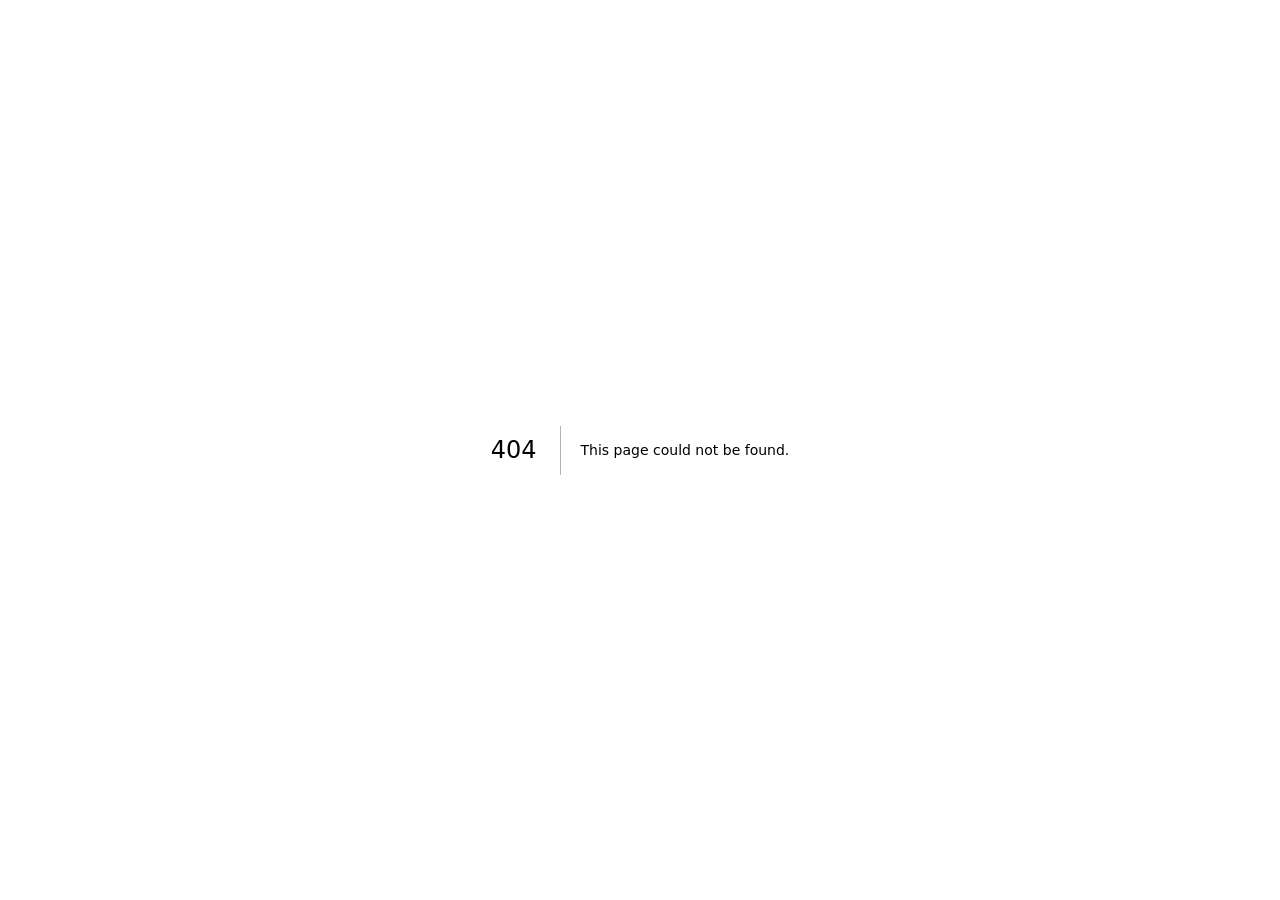
<file: 404/index.html>
<!DOCTYPE html><html lang="es" class="inter_7b064e0d-module__MOT0tq__variable h-full antialiased"><head><meta charSet="utf-8"/><meta name="viewport" content="width=device-width, initial-scale=1"/><link rel="stylesheet" href="/_next/static/chunks/0_6lt1.drk69d.css" data-precedence="next"/><link rel="preload" as="script" fetchPriority="low" href="/_next/static/chunks/0b5yd18v4zlw1.js"/><script src="/_next/static/chunks/0t2z5hkh7v~~b.js" async=""></script><script src="/_next/static/chunks/07lhk_q6pmm3r.js" async=""></script><script src="/_next/static/chunks/turbopack-0xuo7y_i5blg5.js" async=""></script><script src="/_next/static/chunks/0g0jwlx5ptj9x.js" async=""></script><script src="/_next/static/chunks/0dbhjjzl8qfwv.js" async=""></script><link rel="preload" href="/frames/1779404536174-cctka1ev4mn_000.jpg" as="image"/><meta name="robots" content="noindex"/><meta name="next-size-adjust" content=""/><link rel="preload" href="/frames/1779404536174-cctka1ev4mn_000.jpg" as="image" fetchpriority="high"/><title>404: This page could not be found.</title><title>Orivon Minds — Automatización Inteligente con n8n e IA</title><meta name="description" content="Recupera 20-40 horas cada mes con automatización inteligente. Especialistas en n8n y OpenAI para PYMEs. Primer resultado en 7 días."/><meta name="keywords" content="automatización n8n, IA para empresas, automatización PYMES, n8n España"/><meta property="og:title" content="Orivon Minds — Automatización Inteligente"/><meta property="og:description" content="Recupera 20-40 horas cada mes con automatización inteligente."/><meta property="og:url" content="https://orivonminds.com/"/><meta property="og:site_name" content="Orivon Minds"/><meta property="og:locale" content="es_ES"/><meta property="og:type" content="website"/><meta name="twitter:card" content="summary"/><meta name="twitter:title" content="Orivon Minds — Automatización Inteligente"/><meta name="twitter:description" content="Recupera 20-40 horas cada mes con automatización inteligente."/><link rel="icon" href="/favicon.ico?favicon.0x3dzn~oxb6tn.ico" sizes="256x256" type="image/x-icon"/><link rel="icon" href="/logo.png"/><link rel="apple-touch-icon" href="/logo.png"/><script src="/_next/static/chunks/03~yq9q893hmn.js" noModule=""></script></head><body class="min-h-full bg-white text-slate-900"><div hidden=""><!--$--><!--/$--></div><div style="font-family:system-ui,&quot;Segoe UI&quot;,Roboto,Helvetica,Arial,sans-serif,&quot;Apple Color Emoji&quot;,&quot;Segoe UI Emoji&quot;;height:100vh;text-align:center;display:flex;flex-direction:column;align-items:center;justify-content:center"><div><style>body{color:#000;background:#fff;margin:0}.next-error-h1{border-right:1px solid rgba(0,0,0,.3)}@media (prefers-color-scheme:dark){body{color:#fff;background:#000}.next-error-h1{border-right:1px solid rgba(255,255,255,.3)}}</style><h1 class="next-error-h1" style="display:inline-block;margin:0 20px 0 0;padding:0 23px 0 0;font-size:24px;font-weight:500;vertical-align:top;line-height:49px">404</h1><div style="display:inline-block"><h2 style="font-size:14px;font-weight:400;line-height:49px;margin:0">This page could not be found.</h2></div></div></div><!--$--><!--/$--><script src="/_next/static/chunks/0b5yd18v4zlw1.js" id="_R_" async=""></script><script>(self.__next_f=self.__next_f||[]).push([0])</script><script>self.__next_f.push([1,"1:\"$Sreact.fragment\"\n2:I[24691,[\"/_next/static/chunks/0g0jwlx5ptj9x.js\",\"/_next/static/chunks/0dbhjjzl8qfwv.js\"],\"ScrollReset\"]\n3:I[39756,[\"/_next/static/chunks/0g0jwlx5ptj9x.js\",\"/_next/static/chunks/0dbhjjzl8qfwv.js\"],\"default\"]\n4:I[37457,[\"/_next/static/chunks/0g0jwlx5ptj9x.js\",\"/_next/static/chunks/0dbhjjzl8qfwv.js\"],\"default\"]\n5:I[97367,[\"/_next/static/chunks/0g0jwlx5ptj9x.js\",\"/_next/static/chunks/0dbhjjzl8qfwv.js\"],\"OutletBoundary\"]\n6:\"$Sreact.suspense\"\n9:I[97367,[\"/_next/static/chunks/0g0jwlx5ptj9x.js\",\"/_next/static/chunks/0dbhjjzl8qfwv.js\"],\"ViewportBoundary\"]\nb:I[97367,[\"/_next/static/chunks/0g0jwlx5ptj9x.js\",\"/_next/static/chunks/0dbhjjzl8qfwv.js\"],\"MetadataBoundary\"]\nd:I[68027,[\"/_next/static/chunks/0g0jwlx5ptj9x.js\",\"/_next/static/chunks/0dbhjjzl8qfwv.js\"],\"default\",1]\n:HL[\"/_next/static/chunks/0_6lt1.drk69d.css\",\"style\"]\n:HL[\"/frames/1779404536174-cctka1ev4mn_000.jpg\",\"image\"]\n"])</script><script>self.__next_f.push([1,"0:{\"P\":null,\"c\":[\"\",\"_not-found\",\"\"],\"q\":\"\",\"i\":false,\"f\":[[[\"\",{\"children\":[\"/_not-found\",{\"children\":[\"__PAGE__\",{}]}]},\"$undefined\",\"$undefined\",16],[[\"$\",\"$1\",\"c\",{\"children\":[[[\"$\",\"link\",\"0\",{\"rel\":\"stylesheet\",\"href\":\"/_next/static/chunks/0_6lt1.drk69d.css\",\"precedence\":\"next\",\"crossOrigin\":\"$undefined\",\"nonce\":\"$undefined\"}],[\"$\",\"script\",\"script-0\",{\"src\":\"/_next/static/chunks/0g0jwlx5ptj9x.js\",\"async\":true,\"nonce\":\"$undefined\"}],[\"$\",\"script\",\"script-1\",{\"src\":\"/_next/static/chunks/0dbhjjzl8qfwv.js\",\"async\":true,\"nonce\":\"$undefined\"}]],[\"$\",\"html\",null,{\"lang\":\"es\",\"className\":\"inter_7b064e0d-module__MOT0tq__variable h-full antialiased\",\"children\":[[\"$\",\"head\",null,{\"children\":[\"$\",\"link\",null,{\"rel\":\"preload\",\"href\":\"/frames/1779404536174-cctka1ev4mn_000.jpg\",\"as\":\"image\",\"fetchpriority\":\"high\"}]}],[\"$\",\"body\",null,{\"className\":\"min-h-full bg-white text-slate-900\",\"children\":[[\"$\",\"$L2\",null,{}],[\"$\",\"$L3\",null,{\"parallelRouterKey\":\"children\",\"error\":\"$undefined\",\"errorStyles\":\"$undefined\",\"errorScripts\":\"$undefined\",\"template\":[\"$\",\"$L4\",null,{}],\"templateStyles\":\"$undefined\",\"templateScripts\":\"$undefined\",\"notFound\":[[[\"$\",\"title\",null,{\"children\":\"404: This page could not be found.\"}],[\"$\",\"div\",null,{\"style\":{\"fontFamily\":\"system-ui,\\\"Segoe UI\\\",Roboto,Helvetica,Arial,sans-serif,\\\"Apple Color Emoji\\\",\\\"Segoe UI Emoji\\\"\",\"height\":\"100vh\",\"textAlign\":\"center\",\"display\":\"flex\",\"flexDirection\":\"column\",\"alignItems\":\"center\",\"justifyContent\":\"center\"},\"children\":[\"$\",\"div\",null,{\"children\":[[\"$\",\"style\",null,{\"dangerouslySetInnerHTML\":{\"__html\":\"body{color:#000;background:#fff;margin:0}.next-error-h1{border-right:1px solid rgba(0,0,0,.3)}@media (prefers-color-scheme:dark){body{color:#fff;background:#000}.next-error-h1{border-right:1px solid rgba(255,255,255,.3)}}\"}}],[\"$\",\"h1\",null,{\"className\":\"next-error-h1\",\"style\":{\"display\":\"inline-block\",\"margin\":\"0 20px 0 0\",\"padding\":\"0 23px 0 0\",\"fontSize\":24,\"fontWeight\":500,\"verticalAlign\":\"top\",\"lineHeight\":\"49px\"},\"children\":404}],[\"$\",\"div\",null,{\"style\":{\"display\":\"inline-block\"},\"children\":[\"$\",\"h2\",null,{\"style\":{\"fontSize\":14,\"fontWeight\":400,\"lineHeight\":\"49px\",\"margin\":0},\"children\":\"This page could not be found.\"}]}]]}]}]],[]],\"forbidden\":\"$undefined\",\"unauthorized\":\"$undefined\"}]]}]]}]]}],{\"children\":[[\"$\",\"$1\",\"c\",{\"children\":[null,[\"$\",\"$L3\",null,{\"parallelRouterKey\":\"children\",\"error\":\"$undefined\",\"errorStyles\":\"$undefined\",\"errorScripts\":\"$undefined\",\"template\":[\"$\",\"$L4\",null,{}],\"templateStyles\":\"$undefined\",\"templateScripts\":\"$undefined\",\"notFound\":\"$undefined\",\"forbidden\":\"$undefined\",\"unauthorized\":\"$undefined\"}]]}],{\"children\":[[\"$\",\"$1\",\"c\",{\"children\":[[[\"$\",\"title\",null,{\"children\":\"404: This page could not be found.\"}],[\"$\",\"div\",null,{\"style\":\"$0:f:0:1:0:props:children:1:props:children:1:props:children:1:props:notFound:0:1:props:style\",\"children\":[\"$\",\"div\",null,{\"children\":[[\"$\",\"style\",null,{\"dangerouslySetInnerHTML\":{\"__html\":\"body{color:#000;background:#fff;margin:0}.next-error-h1{border-right:1px solid rgba(0,0,0,.3)}@media (prefers-color-scheme:dark){body{color:#fff;background:#000}.next-error-h1{border-right:1px solid rgba(255,255,255,.3)}}\"}}],[\"$\",\"h1\",null,{\"className\":\"next-error-h1\",\"style\":\"$0:f:0:1:0:props:children:1:props:children:1:props:children:1:props:notFound:0:1:props:children:props:children:1:props:style\",\"children\":404}],[\"$\",\"div\",null,{\"style\":\"$0:f:0:1:0:props:children:1:props:children:1:props:children:1:props:notFound:0:1:props:children:props:children:2:props:style\",\"children\":[\"$\",\"h2\",null,{\"style\":\"$0:f:0:1:0:props:children:1:props:children:1:props:children:1:props:notFound:0:1:props:children:props:children:2:props:children:props:style\",\"children\":\"This page could not be found.\"}]}]]}]}]],null,[\"$\",\"$L5\",null,{\"children\":[\"$\",\"$6\",null,{\"name\":\"Next.MetadataOutlet\",\"children\":\"$@7\"}]}]]}],{},null,false,null]},null,false,\"$@8\"]},null,false,null],[\"$\",\"$1\",\"h\",{\"children\":[[\"$\",\"meta\",null,{\"name\":\"robots\",\"content\":\"noindex\"}],[\"$\",\"$L9\",null,{\"children\":\"$La\"}],[\"$\",\"div\",null,{\"hidden\":true,\"children\":[\"$\",\"$Lb\",null,{\"children\":[\"$\",\"$6\",null,{\"name\":\"Next.Metadata\",\"children\":\"$Lc\"}]}]}],[\"$\",\"meta\",null,{\"name\":\"next-size-adjust\",\"content\":\"\"}]]}],false]],\"m\":\"$undefined\",\"G\":[\"$d\",[[\"$\",\"link\",\"0\",{\"rel\":\"stylesheet\",\"href\":\"/_next/static/chunks/0_6lt1.drk69d.css\",\"precedence\":\"next\",\"crossOrigin\":\"$undefined\",\"nonce\":\"$undefined\"}]]],\"S\":true,\"h\":null,\"s\":\"$undefined\",\"l\":\"$undefined\",\"p\":\"$undefined\",\"d\":\"$undefined\",\"b\":\"FZOcXVdr5DZkPomH-LjGS\"}\n"])</script><script>self.__next_f.push([1,"e:[]\n8:\"$We\"\n"])</script><script>self.__next_f.push([1,"a:[[\"$\",\"meta\",\"0\",{\"charSet\":\"utf-8\"}],[\"$\",\"meta\",\"1\",{\"name\":\"viewport\",\"content\":\"width=device-width, initial-scale=1\"}]]\n"])</script><script>self.__next_f.push([1,"f:I[27201,[\"/_next/static/chunks/0g0jwlx5ptj9x.js\",\"/_next/static/chunks/0dbhjjzl8qfwv.js\"],\"IconMark\"]\n7:null\n"])</script><script>self.__next_f.push([1,"c:[[\"$\",\"title\",\"0\",{\"children\":\"Orivon Minds — Automatización Inteligente con n8n e IA\"}],[\"$\",\"meta\",\"1\",{\"name\":\"description\",\"content\":\"Recupera 20-40 horas cada mes con automatización inteligente. Especialistas en n8n y OpenAI para PYMEs. Primer resultado en 7 días.\"}],[\"$\",\"meta\",\"2\",{\"name\":\"keywords\",\"content\":\"automatización n8n, IA para empresas, automatización PYMES, n8n España\"}],[\"$\",\"meta\",\"3\",{\"property\":\"og:title\",\"content\":\"Orivon Minds — Automatización Inteligente\"}],[\"$\",\"meta\",\"4\",{\"property\":\"og:description\",\"content\":\"Recupera 20-40 horas cada mes con automatización inteligente.\"}],[\"$\",\"meta\",\"5\",{\"property\":\"og:url\",\"content\":\"https://orivonminds.com/\"}],[\"$\",\"meta\",\"6\",{\"property\":\"og:site_name\",\"content\":\"Orivon Minds\"}],[\"$\",\"meta\",\"7\",{\"property\":\"og:locale\",\"content\":\"es_ES\"}],[\"$\",\"meta\",\"8\",{\"property\":\"og:type\",\"content\":\"website\"}],[\"$\",\"meta\",\"9\",{\"name\":\"twitter:card\",\"content\":\"summary\"}],[\"$\",\"meta\",\"10\",{\"name\":\"twitter:title\",\"content\":\"Orivon Minds — Automatización Inteligente\"}],[\"$\",\"meta\",\"11\",{\"name\":\"twitter:description\",\"content\":\"Recupera 20-40 horas cada mes con automatización inteligente.\"}],[\"$\",\"link\",\"12\",{\"rel\":\"icon\",\"href\":\"/favicon.ico?favicon.0x3dzn~oxb6tn.ico\",\"sizes\":\"256x256\",\"type\":\"image/x-icon\"}],[\"$\",\"link\",\"13\",{\"rel\":\"icon\",\"href\":\"/logo.png\"}],[\"$\",\"link\",\"14\",{\"rel\":\"apple-touch-icon\",\"href\":\"/logo.png\"}],[\"$\",\"$Lf\",\"15\",{}]]\n"])</script></body></html>
</file>
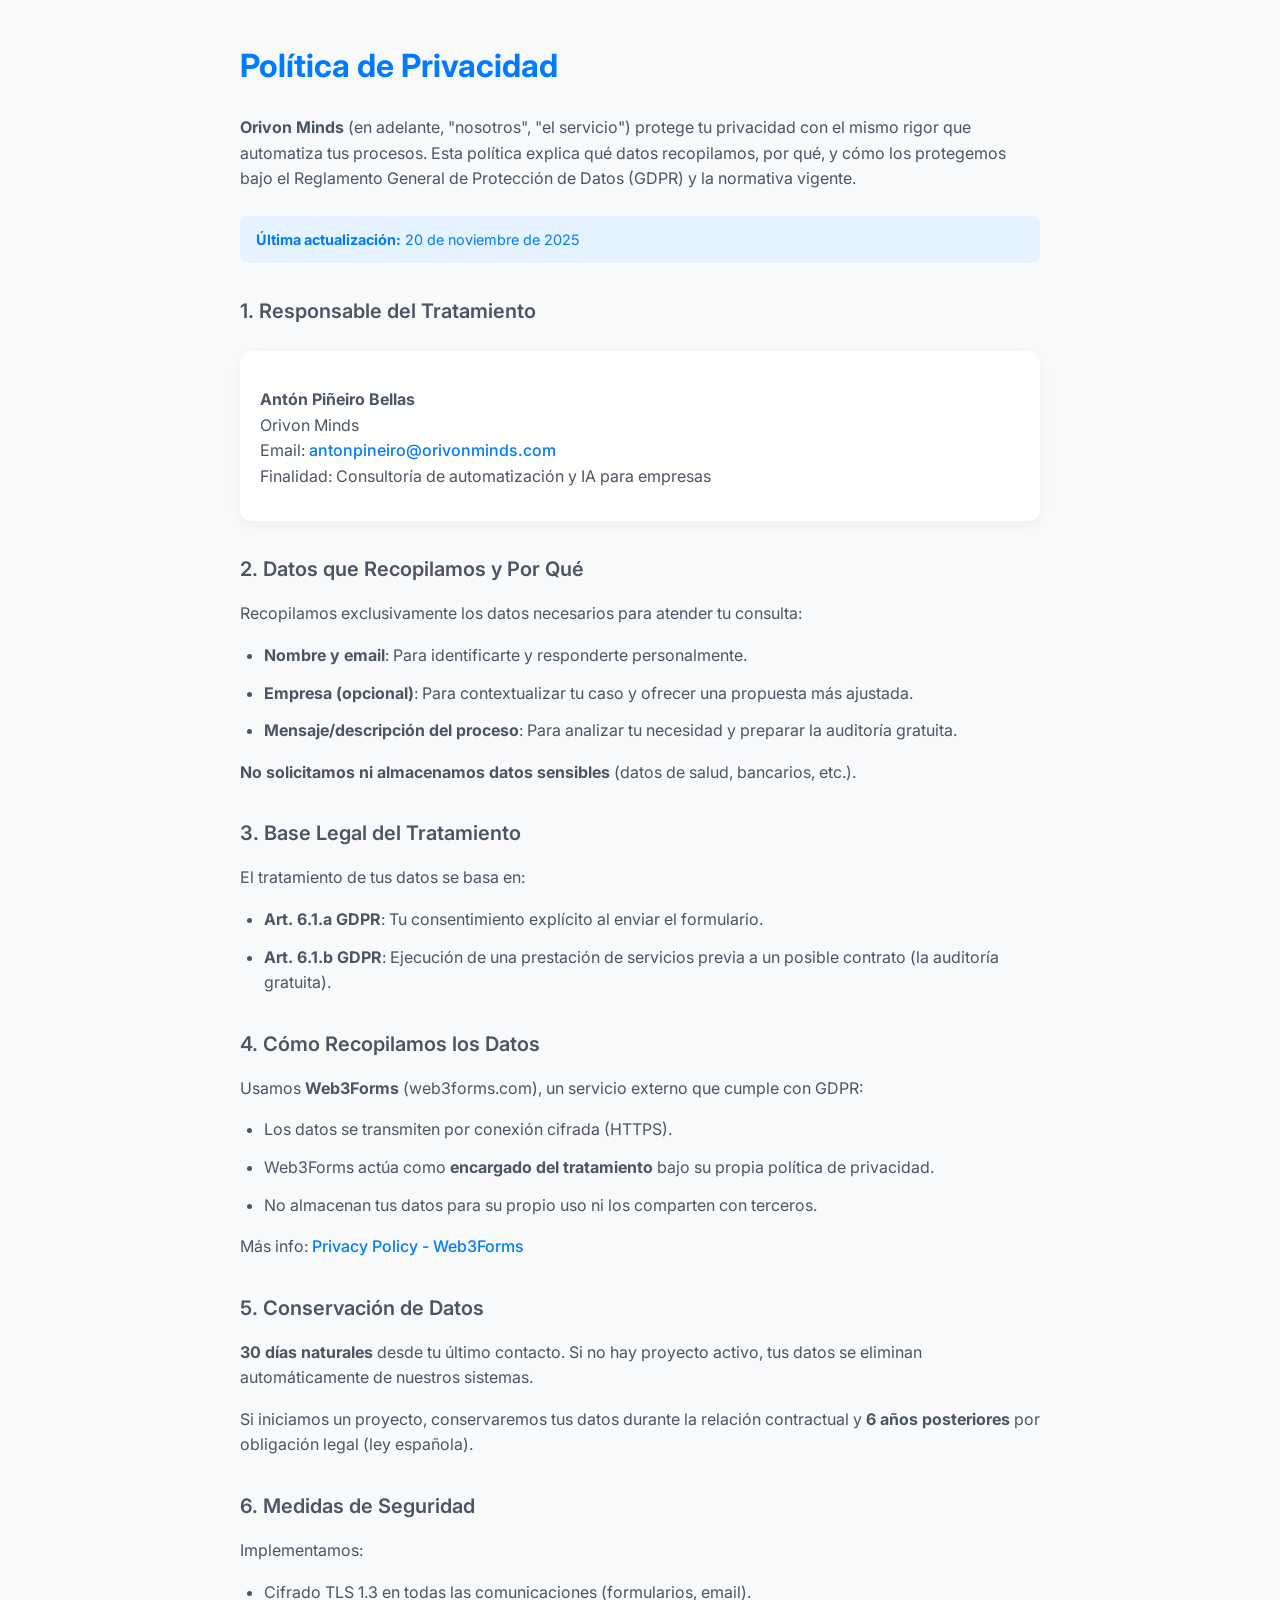
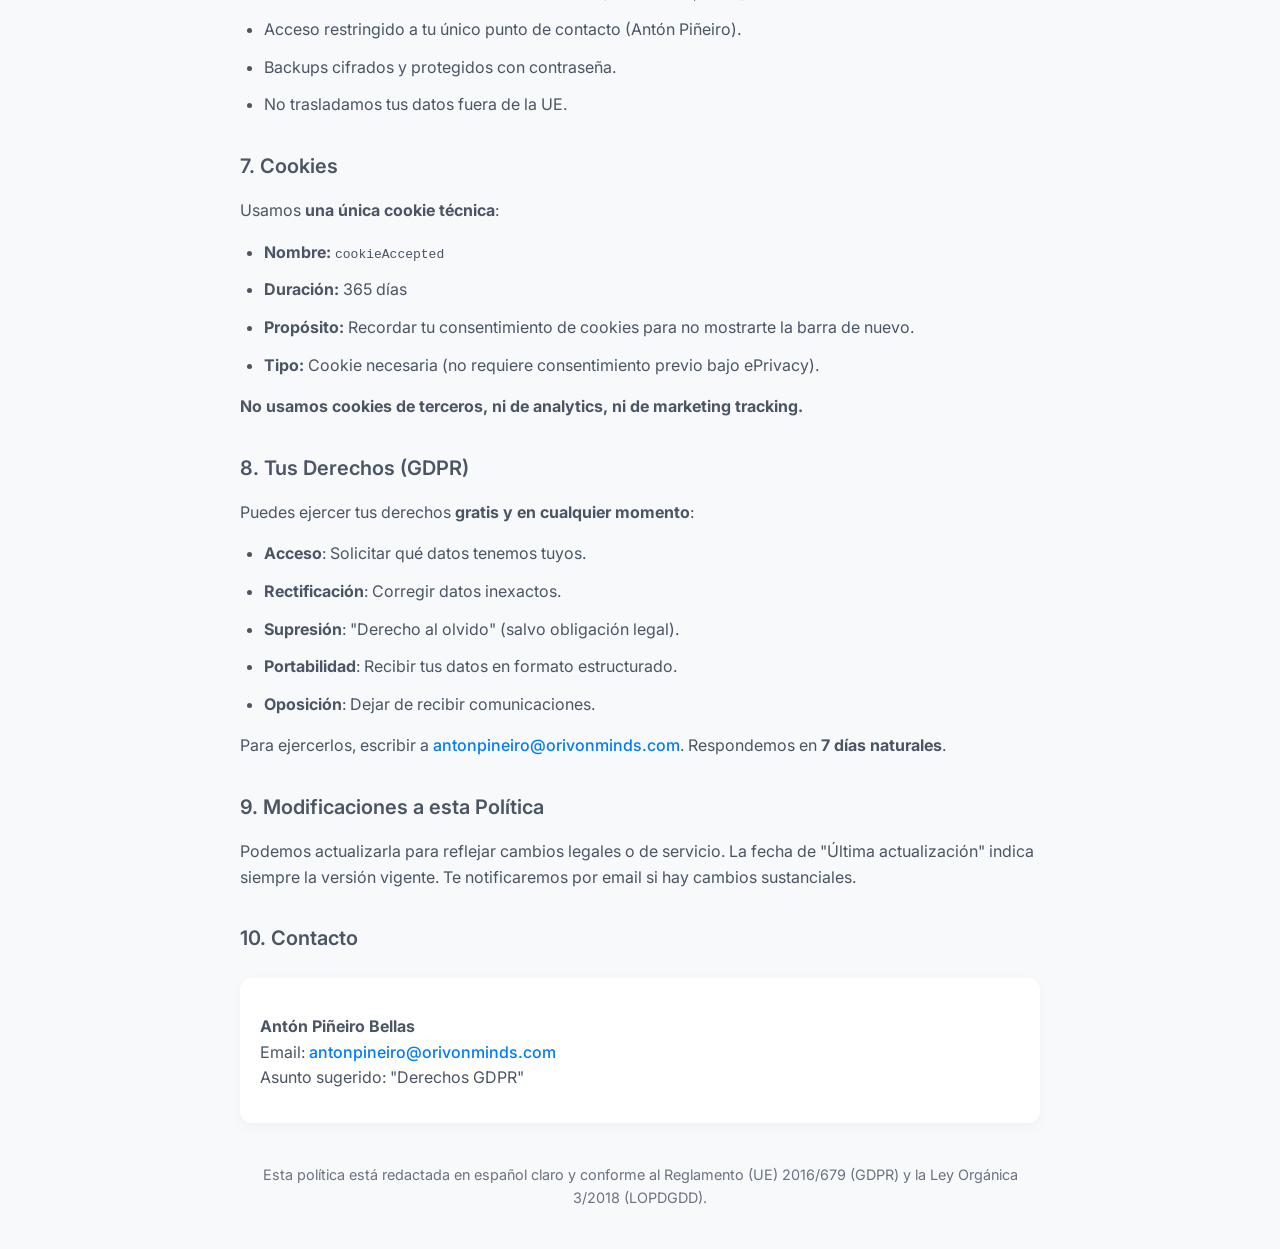
<file: privacy.html>
<!DOCTYPE html>
<html lang="es">
<head>
  <meta charset="utf-8">
  <meta name="viewport" content="width=device-width, initial-scale=1">
  <title>Política de Privacidad | Orivon Minds</title>
  <link href="https://fonts.googleapis.com/css2?family=Inter:wght@300;400;600&display=swap" rel="stylesheet">
  <style>
    body {
      font-family: Inter, system-ui, -apple-system, sans-serif;
      line-height: 1.6;
      color: #0D1117;
      max-width: 800px;
      margin: 40px auto;
      padding: 0 20px;
      background: #F7F9FB;
    }
    h1 {
      color: #007BFF;
      font-size: 2rem;
      margin-bottom: 1.5rem;
      font-weight: 700;
    }
    h2 {
      color: #4B5563;
      font-size: 1.25rem;
      margin-top: 2rem;
      margin-bottom: 0.75rem;
      font-weight: 600;
    }
    p, li {
      margin-bottom: 0.75rem;
      color: #4B5563;
    }
    ul {
      padding-left: 1.5rem;
    }
    a {
      color: #007BFF;
      text-decoration: none;
      font-weight: 500;
    }
    a:hover {
      text-decoration: underline;
    }
    .last-updated {
      background: #E5F2FF;
      padding: 12px 16px;
      border-radius: 8px;
      margin: 24px 0;
      font-size: 0.9rem;
      color: #007BFF;
    }
    .contact-box {
      background: #FFFFFF;
      padding: 20px;
      border-radius: 12px;
      box-shadow: 0 4px 14px rgba(0,0,0,0.04);
      margin-top: 24px;
    }
  </style>
</head>
<body>

  <h1>Política de Privacidad</h1>
  
  <p><strong>Orivon Minds</strong> (en adelante, "nosotros", "el servicio") protege tu privacidad con el mismo rigor que automatiza tus procesos. Esta política explica qué datos recopilamos, por qué, y cómo los protegemos bajo el Reglamento General de Protección de Datos (GDPR) y la normativa vigente.</p>

  <div class="last-updated">
    <strong>Última actualización:</strong> 20 de noviembre de 2025
  </div>

  <h2>1. Responsable del Tratamiento</h2>
  <div class="contact-box">
    <p><strong>Antón Piñeiro Bellas</strong><br>
    Orivon Minds<br>
    Email: <a href="mailto:antonpineiro@orivonminds.com">antonpineiro@orivonminds.com</a><br>
    Finalidad: Consultoría de automatización y IA para empresas</p>
  </div>

  <h2>2. Datos que Recopilamos y Por Qué</h2>
  <p>Recopilamos exclusivamente los datos necesarios para atender tu consulta:</p>
  <ul>
    <li><strong>Nombre y email</strong>: Para identificarte y responderte personalmente.</li>
    <li><strong>Empresa (opcional)</strong>: Para contextualizar tu caso y ofrecer una propuesta más ajustada.</li>
    <li><strong>Mensaje/descripción del proceso</strong>: Para analizar tu necesidad y preparar la auditoría gratuita.</li>
  </ul>
  <p><strong>No solicitamos ni almacenamos datos sensibles</strong> (datos de salud, bancarios, etc.).</p>

  <h2>3. Base Legal del Tratamiento</h2>
  <p>El tratamiento de tus datos se basa en:</p>
  <ul>
    <li><strong>Art. 6.1.a GDPR</strong>: Tu consentimiento explícito al enviar el formulario.</li>
    <li><strong>Art. 6.1.b GDPR</strong>: Ejecución de una prestación de servicios previa a un posible contrato (la auditoría gratuita).</li>
  </ul>

  <h2>4. Cómo Recopilamos los Datos</h2>
  <p>Usamos <strong>Web3Forms</strong> (web3forms.com), un servicio externo que cumple con GDPR:</p>
  <ul>
    <li>Los datos se transmiten por conexión cifrada (HTTPS).</li>
    <li>Web3Forms actúa como <strong>encargado del tratamiento</strong> bajo su propia política de privacidad.</li>
    <li>No almacenan tus datos para su propio uso ni los comparten con terceros.</li>
  </ul>
  <p>Más info: <a href="https://web3forms.com/privacy" target="_blank" rel="noopener">Privacy Policy - Web3Forms</a></p>

  <h2>5. Conservación de Datos</h2>
  <p><strong>30 días naturales</strong> desde tu último contacto. Si no hay proyecto activo, tus datos se eliminan automáticamente de nuestros sistemas.</p>
  <p>Si iniciamos un proyecto, conservaremos tus datos durante la relación contractual y <strong>6 años posteriores</strong> por obligación legal (ley española).</p>

  <h2>6. Medidas de Seguridad</h2>
  <p>Implementamos:</p>
  <ul>
    <li>Cifrado TLS 1.3 en todas las comunicaciones (formularios, email).</li>
    <li>Acceso restringido a tu único punto de contacto (Antón Piñeiro).</li>
    <li>Backups cifrados y protegidos con contraseña.</li>
    <li>No trasladamos tus datos fuera de la UE.</li>
  </ul>

  <h2>7. Cookies</h2>
  <p>Usamos <strong>una única cookie técnica</strong>:</p>
  <ul>
    <li><strong>Nombre:</strong> <code>cookieAccepted</code></li>
    <li><strong>Duración:</strong> 365 días</li>
    <li><strong>Propósito:</strong> Recordar tu consentimiento de cookies para no mostrarte la barra de nuevo.</li>
    <li><strong>Tipo:</strong> Cookie necesaria (no requiere consentimiento previo bajo ePrivacy).</li>
  </ul>
  <p><strong>No usamos cookies de terceros, ni de analytics, ni de marketing tracking.</strong></p>

  <h2>8. Tus Derechos (GDPR)</h2>
  <p>Puedes ejercer tus derechos <strong>gratis y en cualquier momento</strong>:</p>
  <ul>
    <li><strong>Acceso</strong>: Solicitar qué datos tenemos tuyos.</li>
    <li><strong>Rectificación</strong>: Corregir datos inexactos.</li>
    <li><strong>Supresión</strong>: "Derecho al olvido" (salvo obligación legal).</li>
    <li><strong>Portabilidad</strong>: Recibir tus datos en formato estructurado.</li>
    <li><strong>Oposición</strong>: Dejar de recibir comunicaciones.</li>
  </ul>
  <p>Para ejercerlos, escribir a <a href="mailto:antonpineiro@orivonminds.com">antonpineiro@orivonminds.com</a>. Respondemos en <strong>7 días naturales</strong>.</p>

  <h2>9. Modificaciones a esta Política</h2>
  <p>Podemos actualizarla para reflejar cambios legales o de servicio. La fecha de "Última actualización" indica siempre la versión vigente. Te notificaremos por email si hay cambios sustanciales.</p>

  <h2>10. Contacto</h2>
  <div class="contact-box">
    <p><strong>Antón Piñeiro Bellas</strong><br>
    Email: <a href="mailto:antonpineiro@orivonminds.com">antonpineiro@orivonminds.com</a><br>
    Asunto sugerido: "Derechos GDPR"</p>
  </div>

  <p style="margin-top: 40px; font-size: 0.9rem; color: #6B7280; text-align: center;">
    Esta política está redactada en español claro y conforme al Reglamento (UE) 2016/679 (GDPR) y la Ley Orgánica 3/2018 (LOPDGDD).
  </p>

</body>
</html>
</file>
<file: _next/static/chunks/0_6lt1.drk69d.css>
@font-face{font-family:Inter;font-style:normal;font-weight:100 900;font-display:swap;src:url(../media/2c55a0e60120577a-s.0bjc5tiuqdqro.woff2)format("woff2");unicode-range:U+460-52F,U+1C80-1C8A,U+20B4,U+2DE0-2DFF,U+A640-A69F,U+FE2E-FE2F}@font-face{font-family:Inter;font-style:normal;font-weight:100 900;font-display:swap;src:url(../media/9c72aa0f40e4eef8-s.0m6w47a4e5dy9.woff2)format("woff2");unicode-range:U+301,U+400-45F,U+490-491,U+4B0-4B1,U+2116}@font-face{font-family:Inter;font-style:normal;font-weight:100 900;font-display:swap;src:url(../media/ad66f9afd8947f86-s.11u06r12fd6v_.woff2)format("woff2");unicode-range:U+1F??}@font-face{font-family:Inter;font-style:normal;font-weight:100 900;font-display:swap;src:url(../media/5476f68d60460930-s.0wxq9webf.ew4.woff2)format("woff2");unicode-range:U+370-377,U+37A-37F,U+384-38A,U+38C,U+38E-3A1,U+3A3-3FF}@font-face{font-family:Inter;font-style:normal;font-weight:100 900;font-display:swap;src:url(../media/2bbe8d2671613f1f-s.067x_6k0k23tk.woff2)format("woff2");unicode-range:U+102-103,U+110-111,U+128-129,U+168-169,U+1A0-1A1,U+1AF-1B0,U+300-301,U+303-304,U+308-309,U+323,U+329,U+1EA0-1EF9,U+20AB}@font-face{font-family:Inter;font-style:normal;font-weight:100 900;font-display:swap;src:url(../media/1bffadaabf893a1e-s.16ipb6fqu393i.woff2)format("woff2");unicode-range:U+100-2BA,U+2BD-2C5,U+2C7-2CC,U+2CE-2D7,U+2DD-2FF,U+304,U+308,U+329,U+1D00-1DBF,U+1E00-1E9F,U+1EF2-1EFF,U+2020,U+20A0-20AB,U+20AD-20C0,U+2113,U+2C60-2C7F,U+A720-A7FF}@font-face{font-family:Inter;font-style:normal;font-weight:100 900;font-display:swap;src:url(../media/83afe278b6a6bb3c-s.p.0q-301v4kxxnr.woff2)format("woff2");unicode-range:U+??,U+131,U+152-153,U+2BB-2BC,U+2C6,U+2DA,U+2DC,U+304,U+308,U+329,U+2000-206F,U+20AC,U+2122,U+2191,U+2193,U+2212,U+2215,U+FEFF,U+FFFD}@font-face{font-family:Inter Fallback;src:local(Arial);ascent-override:90.44%;descent-override:22.52%;line-gap-override:0.0%;size-adjust:107.12%}.inter_7b064e0d-module__MOT0tq__className{font-family:Inter,Inter Fallback;font-style:normal}.inter_7b064e0d-module__MOT0tq__variable{--font-inter:"Inter", "Inter Fallback"}
@layer properties{@supports (((-webkit-hyphens:none)) and (not (margin-trim:inline))) or ((-moz-orient:inline) and (not (color:rgb(from red r g b)))){*,:before,:after,::backdrop{--tw-translate-x:0;--tw-translate-y:0;--tw-translate-z:0;--tw-rotate-x:initial;--tw-rotate-y:initial;--tw-rotate-z:initial;--tw-skew-x:initial;--tw-skew-y:initial;--tw-space-y-reverse:0;--tw-border-style:solid;--tw-leading:initial;--tw-font-weight:initial;--tw-tracking:initial;--tw-shadow:0 0 #0000;--tw-shadow-color:initial;--tw-shadow-alpha:100%;--tw-inset-shadow:0 0 #0000;--tw-inset-shadow-color:initial;--tw-inset-shadow-alpha:100%;--tw-ring-color:initial;--tw-ring-shadow:0 0 #0000;--tw-inset-ring-color:initial;--tw-inset-ring-shadow:0 0 #0000;--tw-ring-inset:initial;--tw-ring-offset-width:0px;--tw-ring-offset-color:#fff;--tw-ring-offset-shadow:0 0 #0000;--tw-blur:initial;--tw-brightness:initial;--tw-contrast:initial;--tw-grayscale:initial;--tw-hue-rotate:initial;--tw-invert:initial;--tw-opacity:initial;--tw-saturate:initial;--tw-sepia:initial;--tw-drop-shadow:initial;--tw-drop-shadow-color:initial;--tw-drop-shadow-alpha:100%;--tw-drop-shadow-size:initial;--tw-backdrop-blur:initial;--tw-backdrop-brightness:initial;--tw-backdrop-contrast:initial;--tw-backdrop-grayscale:initial;--tw-backdrop-hue-rotate:initial;--tw-backdrop-invert:initial;--tw-backdrop-opacity:initial;--tw-backdrop-saturate:initial;--tw-backdrop-sepia:initial;--tw-duration:initial;--tw-ease:initial;--tw-scale-x:1;--tw-scale-y:1;--tw-scale-z:1}}}@layer theme{:root,:host{--font-mono:ui-monospace, SFMono-Regular, Menlo, Monaco, Consolas, "Liberation Mono", "Courier New", monospace;--color-yellow-400:#fac800;--color-green-50:#f0fdf4;--color-green-600:#00a544;--color-blue-100:#dbeafe;--color-slate-900:#0f172b;--color-gray-50:#f9fafb;--color-gray-100:#f3f4f6;--color-gray-200:#e5e7eb;--color-gray-300:#d1d5dc;--color-gray-400:#99a1af;--color-gray-500:#6a7282;--color-gray-600:#4a5565;--color-gray-800:#1e2939;--color-gray-900:#101828;--color-white:#fff;--spacing:.25rem;--container-sm:24rem;--container-md:28rem;--container-lg:32rem;--container-xl:36rem;--container-2xl:42rem;--container-3xl:48rem;--container-4xl:56rem;--container-7xl:80rem;--text-xs:.75rem;--text-xs--line-height:calc(1 / .75);--text-sm:.875rem;--text-sm--line-height:calc(1.25 / .875);--text-base:1rem;--text-base--line-height:calc(1.5 / 1);--text-lg:1.125rem;--text-lg--line-height:calc(1.75 / 1.125);--text-xl:1.25rem;--text-xl--line-height:calc(1.75 / 1.25);--text-2xl:1.5rem;--text-2xl--line-height:calc(2 / 1.5);--text-3xl:1.875rem;--text-3xl--line-height:calc(2.25 / 1.875);--font-weight-medium:500;--font-weight-semibold:600;--font-weight-bold:700;--font-weight-black:900;--tracking-tight:-.025em;--tracking-wider:.05em;--tracking-widest:.1em;--leading-tight:1.25;--leading-snug:1.375;--leading-relaxed:1.625;--radius-lg:.5rem;--radius-xl:.75rem;--radius-2xl:1rem;--ease-out:cubic-bezier(0, 0, .2, 1);--ease-in-out:cubic-bezier(.4, 0, .2, 1);--blur-sm:8px;--blur-md:12px;--default-transition-duration:.15s;--default-transition-timing-function:cubic-bezier(.4, 0, .2, 1);--default-font-family:var(--font-inter);--default-mono-font-family:var(--font-mono)}@supports (color:lab(0% 0 0)){:root,:host{--color-yellow-400:lab(83.2664% 8.65132 106.895);--color-green-50:lab(98.1563% -5.60117 2.75913);--color-green-600:lab(59.0978% -58.6621 41.2579);--color-blue-100:lab(92.0301% -2.24757 -11.6453);--color-slate-900:lab(7.78673% 1.82346 -15.0537);--color-gray-50:lab(98.2596% -.247031 -.706708);--color-gray-100:lab(96.1596% -.082314 -1.13575);--color-gray-200:lab(91.6229% -.159085 -2.26791);--color-gray-300:lab(85.1236% -.612259 -3.7138);--color-gray-400:lab(65.9269% -.832707 -8.17474);--color-gray-500:lab(47.7841% -.393212 -10.0268);--color-gray-600:lab(35.6337% -1.58697 -10.8425);--color-gray-800:lab(16.1051% -1.18239 -11.7533);--color-gray-900:lab(8.11897% .811279 -12.254)}}}@layer base{*,:after,:before,::backdrop{box-sizing:border-box;border:0 solid;margin:0;padding:0}::file-selector-button{box-sizing:border-box;border:0 solid;margin:0;padding:0}html,:host{-webkit-text-size-adjust:100%;tab-size:4;line-height:1.5;font-family:var(--default-font-family,ui-sans-serif, system-ui, sans-serif, "Apple Color Emoji", "Segoe UI Emoji", "Segoe UI Symbol", "Noto Color Emoji");font-feature-settings:var(--default-font-feature-settings,normal);font-variation-settings:var(--default-font-variation-settings,normal);-webkit-tap-highlight-color:transparent}hr{height:0;color:inherit;border-top-width:1px}abbr:where([title]){-webkit-text-decoration:underline dotted;text-decoration:underline dotted}h1,h2,h3,h4,h5,h6{font-size:inherit;font-weight:inherit}a{color:inherit;-webkit-text-decoration:inherit;-webkit-text-decoration:inherit;-webkit-text-decoration:inherit;-webkit-text-decoration:inherit;text-decoration:inherit}b,strong{font-weight:bolder}code,kbd,samp,pre{font-family:var(--default-mono-font-family,ui-monospace, SFMono-Regular, Menlo, Monaco, Consolas, "Liberation Mono", "Courier New", monospace);font-feature-settings:var(--default-mono-font-feature-settings,normal);font-variation-settings:var(--default-mono-font-variation-settings,normal);font-size:1em}small{font-size:80%}sub,sup{vertical-align:baseline;font-size:75%;line-height:0;position:relative}sub{bottom:-.25em}sup{top:-.5em}table{text-indent:0;border-color:inherit;border-collapse:collapse}:-moz-focusring{outline:auto}progress{vertical-align:baseline}summary{display:list-item}ol,ul,menu{list-style:none}img,svg,video,canvas,audio,iframe,embed,object{vertical-align:middle;display:block}img,video{max-width:100%;height:auto}button,input,select,optgroup,textarea{font:inherit;font-feature-settings:inherit;font-variation-settings:inherit;letter-spacing:inherit;color:inherit;opacity:1;background-color:#0000;border-radius:0}::file-selector-button{font:inherit;font-feature-settings:inherit;font-variation-settings:inherit;letter-spacing:inherit;color:inherit;opacity:1;background-color:#0000;border-radius:0}:where(select:is([multiple],[size])) optgroup{font-weight:bolder}:where(select:is([multiple],[size])) optgroup option{padding-inline-start:20px}::file-selector-button{margin-inline-end:4px}::placeholder{opacity:1}@supports (not ((-webkit-appearance:-apple-pay-button))) or (contain-intrinsic-size:1px){::placeholder{color:currentColor}@supports (color:color-mix(in lab, red, red)){::placeholder{color:color-mix(in oklab, currentcolor 50%, transparent)}}}textarea{resize:vertical}::-webkit-search-decoration{-webkit-appearance:none}::-webkit-date-and-time-value{min-height:1lh;text-align:inherit}::-webkit-datetime-edit{display:inline-flex}::-webkit-datetime-edit-fields-wrapper{padding:0}::-webkit-datetime-edit{padding-block:0}::-webkit-datetime-edit-year-field{padding-block:0}::-webkit-datetime-edit-month-field{padding-block:0}::-webkit-datetime-edit-day-field{padding-block:0}::-webkit-datetime-edit-hour-field{padding-block:0}::-webkit-datetime-edit-minute-field{padding-block:0}::-webkit-datetime-edit-second-field{padding-block:0}::-webkit-datetime-edit-millisecond-field{padding-block:0}::-webkit-datetime-edit-meridiem-field{padding-block:0}::-webkit-calendar-picker-indicator{line-height:1}:-moz-ui-invalid{box-shadow:none}button,input:where([type=button],[type=reset],[type=submit]){appearance:button}::file-selector-button{appearance:button}::-webkit-inner-spin-button{height:auto}::-webkit-outer-spin-button{height:auto}[hidden]:where(:not([hidden=until-found])){display:none!important}}@layer components;@layer utilities{.pointer-events-none{pointer-events:none}.invisible{visibility:hidden}.visible{visibility:visible}.absolute{position:absolute}.fixed{position:fixed}.relative{position:relative}.static{position:static}.inset-0{inset:calc(var(--spacing) * 0)}.top-0{top:calc(var(--spacing) * 0)}.top-12{top:calc(var(--spacing) * 12)}.-right-4{right:calc(var(--spacing) * -4)}.right-0{right:calc(var(--spacing) * 0)}.right-6{right:calc(var(--spacing) * 6)}.-bottom-4{bottom:calc(var(--spacing) * -4)}.bottom-6{bottom:calc(var(--spacing) * 6)}.bottom-8{bottom:calc(var(--spacing) * 8)}.bottom-12{bottom:calc(var(--spacing) * 12)}.left-0{left:calc(var(--spacing) * 0)}.left-8{left:calc(var(--spacing) * 8)}.left-\[27px\]{left:27px}.-z-10{z-index:calc(10 * -1)}.z-0{z-index:0}.z-10{z-index:10}.z-50{z-index:50}.-mx-1{margin-inline:calc(var(--spacing) * -1)}.mx-auto{margin-inline:auto}.my-5{margin-block:calc(var(--spacing) * 5)}.mt-0\.5{margin-top:calc(var(--spacing) * .5)}.mt-3{margin-top:calc(var(--spacing) * 3)}.mt-4{margin-top:calc(var(--spacing) * 4)}.mt-8{margin-top:calc(var(--spacing) * 8)}.mt-10{margin-top:calc(var(--spacing) * 10)}.mt-14{margin-top:calc(var(--spacing) * 14)}.mt-16{margin-top:calc(var(--spacing) * 16)}.mb-1{margin-bottom:calc(var(--spacing) * 1)}.mb-1\.5{margin-bottom:calc(var(--spacing) * 1.5)}.mb-2{margin-bottom:calc(var(--spacing) * 2)}.mb-3{margin-bottom:calc(var(--spacing) * 3)}.mb-4{margin-bottom:calc(var(--spacing) * 4)}.mb-5{margin-bottom:calc(var(--spacing) * 5)}.mb-6{margin-bottom:calc(var(--spacing) * 6)}.mb-8{margin-bottom:calc(var(--spacing) * 8)}.mb-10{margin-bottom:calc(var(--spacing) * 10)}.mb-12{margin-bottom:calc(var(--spacing) * 12)}.mb-14{margin-bottom:calc(var(--spacing) * 14)}.block{display:block}.flex{display:flex}.grid{display:grid}.hidden{display:none}.inline-block{display:inline-block}.inline-flex{display:inline-flex}.h-1{height:calc(var(--spacing) * 1)}.h-4{height:calc(var(--spacing) * 4)}.h-5{height:calc(var(--spacing) * 5)}.h-6{height:calc(var(--spacing) * 6)}.h-7{height:calc(var(--spacing) * 7)}.h-8{height:calc(var(--spacing) * 8)}.h-10{height:calc(var(--spacing) * 10)}.h-12{height:calc(var(--spacing) * 12)}.h-14{height:calc(var(--spacing) * 14)}.h-24{height:calc(var(--spacing) * 24)}.h-\[62px\]{height:62px}.h-\[68px\]{height:68px}.h-full{height:100%}.h-px{height:1px}.min-h-full{min-height:100%}.w-1{width:calc(var(--spacing) * 1)}.w-1\/3{width:33.3333%}.w-4{width:calc(var(--spacing) * 4)}.w-5{width:calc(var(--spacing) * 5)}.w-6{width:calc(var(--spacing) * 6)}.w-7{width:calc(var(--spacing) * 7)}.w-8{width:calc(var(--spacing) * 8)}.w-10{width:calc(var(--spacing) * 10)}.w-12{width:calc(var(--spacing) * 12)}.w-14{width:calc(var(--spacing) * 14)}.w-24{width:calc(var(--spacing) * 24)}.w-\[62px\]{width:62px}.w-fit{width:fit-content}.w-full{width:100%}.w-px{width:1px}.max-w-2xl{max-width:var(--container-2xl)}.max-w-3xl{max-width:var(--container-3xl)}.max-w-4xl{max-width:var(--container-4xl)}.max-w-7xl{max-width:var(--container-7xl)}.max-w-lg{max-width:var(--container-lg)}.max-w-sm{max-width:var(--container-sm)}.max-w-xl{max-width:var(--container-xl)}.flex-1{flex:1}.flex-shrink-0,.shrink-0{flex-shrink:0}.origin-left{transform-origin:0}.-translate-y-full{--tw-translate-y:-100%;translate:var(--tw-translate-x) var(--tw-translate-y)}.translate-y-0{--tw-translate-y:calc(var(--spacing) * 0);translate:var(--tw-translate-x) var(--tw-translate-y)}.rotate-45{rotate:45deg}.transform{transform:var(--tw-rotate-x,) var(--tw-rotate-y,) var(--tw-rotate-z,) var(--tw-skew-x,) var(--tw-skew-y,)}.cursor-default{cursor:default}.resize{resize:both}.resize-none{resize:none}.grid-cols-1{grid-template-columns:repeat(1,minmax(0,1fr))}.grid-cols-2{grid-template-columns:repeat(2,minmax(0,1fr))}.flex-col{flex-direction:column}.flex-wrap{flex-wrap:wrap}.items-center{align-items:center}.items-start{align-items:flex-start}.justify-between{justify-content:space-between}.justify-center{justify-content:center}.gap-2{gap:calc(var(--spacing) * 2)}.gap-2\.5{gap:calc(var(--spacing) * 2.5)}.gap-3{gap:calc(var(--spacing) * 3)}.gap-4{gap:calc(var(--spacing) * 4)}.gap-5{gap:calc(var(--spacing) * 5)}.gap-6{gap:calc(var(--spacing) * 6)}.gap-7{gap:calc(var(--spacing) * 7)}.gap-8{gap:calc(var(--spacing) * 8)}.gap-12{gap:calc(var(--spacing) * 12)}:where(.space-y-1\.5>:not(:last-child)){--tw-space-y-reverse:0;margin-block-start:calc(calc(var(--spacing) * 1.5) * var(--tw-space-y-reverse));margin-block-end:calc(calc(var(--spacing) * 1.5) * calc(1 - var(--tw-space-y-reverse)))}:where(.space-y-2\.5>:not(:last-child)){--tw-space-y-reverse:0;margin-block-start:calc(calc(var(--spacing) * 2.5) * var(--tw-space-y-reverse));margin-block-end:calc(calc(var(--spacing) * 2.5) * calc(1 - var(--tw-space-y-reverse)))}:where(.space-y-3>:not(:last-child)){--tw-space-y-reverse:0;margin-block-start:calc(calc(var(--spacing) * 3) * var(--tw-space-y-reverse));margin-block-end:calc(calc(var(--spacing) * 3) * calc(1 - var(--tw-space-y-reverse)))}:where(.space-y-4>:not(:last-child)){--tw-space-y-reverse:0;margin-block-start:calc(calc(var(--spacing) * 4) * var(--tw-space-y-reverse));margin-block-end:calc(calc(var(--spacing) * 4) * calc(1 - var(--tw-space-y-reverse)))}:where(.space-y-8>:not(:last-child)){--tw-space-y-reverse:0;margin-block-start:calc(calc(var(--spacing) * 8) * var(--tw-space-y-reverse));margin-block-end:calc(calc(var(--spacing) * 8) * calc(1 - var(--tw-space-y-reverse)))}.self-start{align-self:flex-start}.overflow-hidden{overflow:hidden}.rounded-2xl{border-radius:var(--radius-2xl)}.rounded-full{border-radius:3.40282e38px}.rounded-lg{border-radius:var(--radius-lg)}.rounded-xl{border-radius:var(--radius-xl)}.border{border-style:var(--tw-border-style);border-width:1px}.border-0{border-style:var(--tw-border-style);border-width:0}.border-2{border-style:var(--tw-border-style);border-width:2px}.border-t{border-top-style:var(--tw-border-style);border-top-width:1px}.border-b{border-bottom-style:var(--tw-border-style);border-bottom-width:1px}.border-\[\#2563EB\]{border-color:#2563eb}.border-\[\#DBEAFE\]{border-color:#dbeafe}.border-gray-50{border-color:var(--color-gray-50)}.border-gray-100{border-color:var(--color-gray-100)}.border-gray-200{border-color:var(--color-gray-200)}.border-gray-800{border-color:var(--color-gray-800)}.border-white\/10{border-color:#ffffff1a}@supports (color:color-mix(in lab, red, red)){.border-white\/10{border-color:color-mix(in oklab, var(--color-white) 10%, transparent)}}.bg-\[\#25D366\]{background-color:#25d366}.bg-\[\#2563EB\]{background-color:#2563eb}.bg-\[\#111827\]{background-color:#111827}.bg-\[\#EFF6FF\]{background-color:#eff6ff}.bg-\[\#F0F5FF\]{background-color:#f0f5ff}.bg-\[\#F0F5FF\]\/40{background-color:#f0f5ff66;background-color:lab(96.3722% -.348449 -5.425/.4)}.bg-\[\#F4F5F7\]{background-color:#f4f5f7}.bg-\[\#F7F8FA\]{background-color:#f7f8fa}.bg-gray-100{background-color:var(--color-gray-100)}.bg-gray-200{background-color:var(--color-gray-200)}.bg-gray-300{background-color:var(--color-gray-300)}.bg-green-50{background-color:var(--color-green-50)}.bg-white{background-color:var(--color-white)}.bg-white\/10{background-color:#ffffff1a}@supports (color:color-mix(in lab, red, red)){.bg-white\/10{background-color:color-mix(in oklab, var(--color-white) 10%, transparent)}}.bg-white\/80{background-color:#fffc}@supports (color:color-mix(in lab, red, red)){.bg-white\/80{background-color:color-mix(in oklab, var(--color-white) 80%, transparent)}}.bg-white\/95{background-color:#fffffff2}@supports (color:color-mix(in lab, red, red)){.bg-white\/95{background-color:color-mix(in oklab, var(--color-white) 95%, transparent)}}.object-contain{object-fit:contain}.object-cover{object-fit:cover}.object-right{object-position:right}.object-top{object-position:top}.p-6{padding:calc(var(--spacing) * 6)}.p-7{padding:calc(var(--spacing) * 7)}.p-8{padding:calc(var(--spacing) * 8)}.p-10{padding:calc(var(--spacing) * 10)}.px-2\.5{padding-inline:calc(var(--spacing) * 2.5)}.px-3{padding-inline:calc(var(--spacing) * 3)}.px-4{padding-inline:calc(var(--spacing) * 4)}.px-5{padding-inline:calc(var(--spacing) * 5)}.px-6{padding-inline:calc(var(--spacing) * 6)}.px-8{padding-inline:calc(var(--spacing) * 8)}.py-1{padding-block:calc(var(--spacing) * 1)}.py-2{padding-block:calc(var(--spacing) * 2)}.py-2\.5{padding-block:calc(var(--spacing) * 2.5)}.py-3{padding-block:calc(var(--spacing) * 3)}.py-3\.5{padding-block:calc(var(--spacing) * 3.5)}.py-4{padding-block:calc(var(--spacing) * 4)}.py-5{padding-block:calc(var(--spacing) * 5)}.py-14{padding-block:calc(var(--spacing) * 14)}.py-20{padding-block:calc(var(--spacing) * 20)}.py-24{padding-block:calc(var(--spacing) * 24)}.pt-2{padding-top:calc(var(--spacing) * 2)}.pt-4{padding-top:calc(var(--spacing) * 4)}.pt-6{padding-top:calc(var(--spacing) * 6)}.pt-8{padding-top:calc(var(--spacing) * 8)}.pt-12{padding-top:calc(var(--spacing) * 12)}.pt-\[68px\]{padding-top:68px}.pr-4{padding-right:calc(var(--spacing) * 4)}.pb-5{padding-bottom:calc(var(--spacing) * 5)}.text-center{text-align:center}.text-left{text-align:left}.text-3xl{font-size:var(--text-3xl);line-height:var(--tw-leading,var(--text-3xl--line-height))}.text-base{font-size:var(--text-base);line-height:var(--tw-leading,var(--text-base--line-height))}.text-lg{font-size:var(--text-lg);line-height:var(--tw-leading,var(--text-lg--line-height))}.text-sm{font-size:var(--text-sm);line-height:var(--tw-leading,var(--text-sm--line-height))}.text-xl{font-size:var(--text-xl);line-height:var(--tw-leading,var(--text-xl--line-height))}.text-xs{font-size:var(--text-xs);line-height:var(--tw-leading,var(--text-xs--line-height))}.text-\[1\.05rem\]{font-size:1.05rem}.text-\[11px\]{font-size:11px}.leading-none{--tw-leading:1;line-height:1}.leading-relaxed{--tw-leading:var(--leading-relaxed);line-height:var(--leading-relaxed)}.leading-snug{--tw-leading:var(--leading-snug);line-height:var(--leading-snug)}.leading-tight{--tw-leading:var(--leading-tight);line-height:var(--leading-tight)}.font-black{--tw-font-weight:var(--font-weight-black);font-weight:var(--font-weight-black)}.font-bold{--tw-font-weight:var(--font-weight-bold);font-weight:var(--font-weight-bold)}.font-medium{--tw-font-weight:var(--font-weight-medium);font-weight:var(--font-weight-medium)}.font-semibold{--tw-font-weight:var(--font-weight-semibold);font-weight:var(--font-weight-semibold)}.tracking-tight{--tw-tracking:var(--tracking-tight);letter-spacing:var(--tracking-tight)}.tracking-wider{--tw-tracking:var(--tracking-wider);letter-spacing:var(--tracking-wider)}.tracking-widest{--tw-tracking:var(--tracking-widest);letter-spacing:var(--tracking-widest)}.text-\[\#2563EB\]{color:#2563eb}.text-\[\#111827\]{color:#111827}.text-gray-400{color:var(--color-gray-400)}.text-gray-500{color:var(--color-gray-500)}.text-gray-600{color:var(--color-gray-600)}.text-green-600{color:var(--color-green-600)}.text-slate-900{color:var(--color-slate-900)}.text-white{color:var(--color-white)}.text-white\/30{color:#ffffff4d}@supports (color:color-mix(in lab, red, red)){.text-white\/30{color:color-mix(in oklab, var(--color-white) 30%, transparent)}}.text-white\/40{color:#fff6}@supports (color:color-mix(in lab, red, red)){.text-white\/40{color:color-mix(in oklab, var(--color-white) 40%, transparent)}}.text-white\/60{color:#fff9}@supports (color:color-mix(in lab, red, red)){.text-white\/60{color:color-mix(in oklab, var(--color-white) 60%, transparent)}}.text-white\/70{color:#ffffffb3}@supports (color:color-mix(in lab, red, red)){.text-white\/70{color:color-mix(in oklab, var(--color-white) 70%, transparent)}}.text-yellow-400{color:var(--color-yellow-400)}.uppercase{text-transform:uppercase}.italic{font-style:italic}.antialiased{-webkit-font-smoothing:antialiased;-moz-osx-font-smoothing:grayscale}.placeholder-gray-400::placeholder{color:var(--color-gray-400)}.opacity-35{opacity:.35}.opacity-75{opacity:.75}.shadow-\[0_1px_12px_rgba\(0\,0\,0\,0\.06\)\]{--tw-shadow:0 1px 12px var(--tw-shadow-color,#0000000f);box-shadow:var(--tw-inset-shadow), var(--tw-inset-ring-shadow), var(--tw-ring-offset-shadow), var(--tw-ring-shadow), var(--tw-shadow)}.shadow-\[0_4px_14px_rgba\(37\,211\,102\,0\.3\)\]{--tw-shadow:0 4px 14px var(--tw-shadow-color,#25d3664d);box-shadow:var(--tw-inset-shadow), var(--tw-inset-ring-shadow), var(--tw-ring-offset-shadow), var(--tw-ring-shadow), var(--tw-shadow)}.shadow-\[0_4px_20px_rgba\(37\,211\,102\,0\.4\)\]{--tw-shadow:0 4px 20px var(--tw-shadow-color,#25d36666);box-shadow:var(--tw-inset-shadow), var(--tw-inset-ring-shadow), var(--tw-ring-offset-shadow), var(--tw-ring-shadow), var(--tw-shadow)}.shadow-\[0_4px_24px_rgba\(37\,99\,235\,0\.12\)\]{--tw-shadow:0 4px 24px var(--tw-shadow-color,#2563eb1f);box-shadow:var(--tw-inset-shadow), var(--tw-inset-ring-shadow), var(--tw-ring-offset-shadow), var(--tw-ring-shadow), var(--tw-shadow)}.shadow-sm{--tw-shadow:0 1px 3px 0 var(--tw-shadow-color,#0000001a), 0 1px 2px -1px var(--tw-shadow-color,#0000001a);box-shadow:var(--tw-inset-shadow), var(--tw-inset-ring-shadow), var(--tw-ring-offset-shadow), var(--tw-ring-shadow), var(--tw-shadow)}.filter{filter:var(--tw-blur,) var(--tw-brightness,) var(--tw-contrast,) var(--tw-grayscale,) var(--tw-hue-rotate,) var(--tw-invert,) var(--tw-saturate,) var(--tw-sepia,) var(--tw-drop-shadow,)}.backdrop-blur-md{--tw-backdrop-blur:blur(var(--blur-md));-webkit-backdrop-filter:var(--tw-backdrop-blur,) var(--tw-backdrop-brightness,) var(--tw-backdrop-contrast,) var(--tw-backdrop-grayscale,) var(--tw-backdrop-hue-rotate,) var(--tw-backdrop-invert,) var(--tw-backdrop-opacity,) var(--tw-backdrop-saturate,) var(--tw-backdrop-sepia,);backdrop-filter:var(--tw-backdrop-blur,) var(--tw-backdrop-brightness,) var(--tw-backdrop-contrast,) var(--tw-backdrop-grayscale,) var(--tw-backdrop-hue-rotate,) var(--tw-backdrop-invert,) var(--tw-backdrop-opacity,) var(--tw-backdrop-saturate,) var(--tw-backdrop-sepia,)}.backdrop-blur-sm{--tw-backdrop-blur:blur(var(--blur-sm));-webkit-backdrop-filter:var(--tw-backdrop-blur,) var(--tw-backdrop-brightness,) var(--tw-backdrop-contrast,) var(--tw-backdrop-grayscale,) var(--tw-backdrop-hue-rotate,) var(--tw-backdrop-invert,) var(--tw-backdrop-opacity,) var(--tw-backdrop-saturate,) var(--tw-backdrop-sepia,);backdrop-filter:var(--tw-backdrop-blur,) var(--tw-backdrop-brightness,) var(--tw-backdrop-contrast,) var(--tw-backdrop-grayscale,) var(--tw-backdrop-hue-rotate,) var(--tw-backdrop-invert,) var(--tw-backdrop-opacity,) var(--tw-backdrop-saturate,) var(--tw-backdrop-sepia,)}.transition{transition-property:color,background-color,border-color,outline-color,text-decoration-color,fill,stroke,--tw-gradient-from,--tw-gradient-via,--tw-gradient-to,opacity,box-shadow,transform,translate,scale,rotate,filter,-webkit-backdrop-filter,backdrop-filter,display,content-visibility,overlay,pointer-events;transition-timing-function:var(--tw-ease,var(--default-transition-timing-function));transition-duration:var(--tw-duration,var(--default-transition-duration))}.transition-all{transition-property:all;transition-timing-function:var(--tw-ease,var(--default-transition-timing-function));transition-duration:var(--tw-duration,var(--default-transition-duration))}.transition-colors{transition-property:color,background-color,border-color,outline-color,text-decoration-color,fill,stroke,--tw-gradient-from,--tw-gradient-via,--tw-gradient-to;transition-timing-function:var(--tw-ease,var(--default-transition-timing-function));transition-duration:var(--tw-duration,var(--default-transition-duration))}.transition-transform{transition-property:transform,translate,scale,rotate;transition-timing-function:var(--tw-ease,var(--default-transition-timing-function));transition-duration:var(--tw-duration,var(--default-transition-duration))}.duration-100{--tw-duration:.1s;transition-duration:.1s}.duration-150{--tw-duration:.15s;transition-duration:.15s}.duration-200{--tw-duration:.2s;transition-duration:.2s}.duration-300{--tw-duration:.3s;transition-duration:.3s}.ease-in-out{--tw-ease:var(--ease-in-out);transition-timing-function:var(--ease-in-out)}.ease-out{--tw-ease:var(--ease-out);transition-timing-function:var(--ease-out)}@media (hover:hover){.group-hover\:scale-105:is(:where(.group):hover *){--tw-scale-x:105%;--tw-scale-y:105%;--tw-scale-z:105%;scale:var(--tw-scale-x) var(--tw-scale-y)}.group-hover\:scale-110:is(:where(.group):hover *){--tw-scale-x:110%;--tw-scale-y:110%;--tw-scale-z:110%;scale:var(--tw-scale-x) var(--tw-scale-y)}.group-hover\:bg-\[\#2563EB\]:is(:where(.group):hover *){background-color:#2563eb}.group-hover\:text-white:is(:where(.group):hover *){color:var(--color-white)}.hover\:-translate-y-0\.5:hover{--tw-translate-y:calc(var(--spacing) * -.5);translate:var(--tw-translate-x) var(--tw-translate-y)}.hover\:scale-110:hover{--tw-scale-x:110%;--tw-scale-y:110%;--tw-scale-z:110%;scale:var(--tw-scale-x) var(--tw-scale-y)}.hover\:border-\[\#2563EB\]:hover{border-color:#2563eb}.hover\:border-blue-100:hover{border-color:var(--color-blue-100)}.hover\:bg-\[\#1f2937\]:hover{background-color:#1f2937}.hover\:bg-\[\#20c25c\]:hover{background-color:#20c25c}.hover\:bg-gray-50:hover{background-color:var(--color-gray-50)}.hover\:bg-gray-50\/50:hover{background-color:#f9fafb80}@supports (color:color-mix(in lab, red, red)){.hover\:bg-gray-50\/50:hover{background-color:color-mix(in oklab, var(--color-gray-50) 50%, transparent)}}.hover\:bg-gray-100:hover{background-color:var(--color-gray-100)}.hover\:text-\[\#2563EB\]:hover{color:#2563eb}.hover\:text-gray-900:hover{color:var(--color-gray-900)}.hover\:text-white:hover{color:var(--color-white)}.hover\:underline:hover{text-decoration-line:underline}.hover\:shadow-\[0_4px_24px_rgba\(0\,0\,0\,0\.08\)\]:hover{--tw-shadow:0 4px 24px var(--tw-shadow-color,#00000014);box-shadow:var(--tw-inset-shadow), var(--tw-inset-ring-shadow), var(--tw-ring-offset-shadow), var(--tw-ring-shadow), var(--tw-shadow)}}.focus\:border-transparent:focus{border-color:#0000}.focus\:ring-2:focus{--tw-ring-shadow:var(--tw-ring-inset,) 0 0 0 calc(2px + var(--tw-ring-offset-width)) var(--tw-ring-color,currentcolor);box-shadow:var(--tw-inset-shadow), var(--tw-inset-ring-shadow), var(--tw-ring-offset-shadow), var(--tw-ring-shadow), var(--tw-shadow)}.focus\:ring-\[\#2563EB\]:focus{--tw-ring-color:#2563eb}.focus\:outline-none:focus{--tw-outline-style:none;outline-style:none}.disabled\:opacity-60:disabled{opacity:.6}@media (min-width:40rem){.sm\:w-auto{width:auto}.sm\:flex-row{flex-direction:row}}@media (min-width:48rem){.md\:col-span-2{grid-column:span 2/span 2}.md\:col-span-3{grid-column:span 3/span 3}.md\:mx-0{margin-inline:calc(var(--spacing) * 0)}.md\:block{display:block}.md\:flex{display:flex}.md\:w-5\/12{width:41.6667%}.md\:max-w-md{max-width:var(--container-md)}.md\:scale-\[1\.025\]{scale:1.025}.md\:grid-cols-2{grid-template-columns:repeat(2,minmax(0,1fr))}.md\:grid-cols-3{grid-template-columns:repeat(3,minmax(0,1fr))}.md\:grid-cols-5{grid-template-columns:repeat(5,minmax(0,1fr))}.md\:flex-row{flex-direction:row}.md\:items-center{align-items:center}.md\:justify-start{justify-content:flex-start}.md\:p-14{padding:calc(var(--spacing) * 14)}.md\:pt-0{padding-top:calc(var(--spacing) * 0)}.md\:pr-0{padding-right:calc(var(--spacing) * 0)}.md\:pl-16{padding-left:calc(var(--spacing) * 16)}.md\:text-left{text-align:left}.md\:text-2xl{font-size:var(--text-2xl);line-height:var(--tw-leading,var(--text-2xl--line-height))}.md\:opacity-75{opacity:.75}}@media (min-width:64rem){.lg\:w-\[38\%\]{width:38%}.lg\:grid-cols-3{grid-template-columns:repeat(3,minmax(0,1fr))}.lg\:grid-cols-4{grid-template-columns:repeat(4,minmax(0,1fr))}.lg\:gap-20{gap:calc(var(--spacing) * 20)}.lg\:pl-24{padding-left:calc(var(--spacing) * 24)}}}:root{--navy:#111827;--blue:#2563eb;--bg-section:#f7f8fa;--text:#111827;--text-muted:#6b7280;--border:#e5e7eb}*{box-sizing:border-box}html{scroll-behavior:smooth}body{color:var(--text);font-family:var(--font-inter), system-ui, sans-serif;-webkit-font-smoothing:antialiased;-moz-osx-font-smoothing:grayscale;background:#fff}.heading-xl{letter-spacing:-.03em;font-size:clamp(2.25rem,4.5vw,3.75rem);font-weight:800;line-height:1.08}.heading-lg{letter-spacing:-.025em;font-size:clamp(1.75rem,3vw,2.5rem);font-weight:700;line-height:1.15}.heading-md{letter-spacing:-.015em;font-size:clamp(1.25rem,2vw,1.625rem);font-weight:600;line-height:1.3}.card{border:1px solid var(--border);background:#fff;border-radius:16px;box-shadow:0 1px 3px #0000000a,0 4px 16px #0000000a}.glass-card{border:1px solid var(--border);background:#fff;border-radius:16px;box-shadow:0 1px 3px #0000000a,0 4px 16px #0000000d}.tag-pill{letter-spacing:.1em;text-transform:uppercase;color:var(--blue);align-items:center;gap:6px;font-size:.72rem;font-weight:700;display:inline-flex}.btn-navy{background:var(--navy);color:#fff;cursor:pointer;border:none;border-radius:10px;align-items:center;gap:6px;padding:13px 24px;font-size:.9375rem;font-weight:600;text-decoration:none;transition:background .18s,transform .15s,box-shadow .15s;display:inline-flex}.btn-navy:hover{background:#1f2937;transform:translateY(-2px);box-shadow:0 8px 20px #1118272e}.btn-navy:active{transform:translateY(0)}.btn-outline{color:var(--navy);border:1.5px solid var(--border);cursor:pointer;background:0 0;border-radius:10px;align-items:center;gap:6px;padding:13px 22px;font-size:.9375rem;font-weight:500;text-decoration:none;transition:border-color .18s,background .18s,transform .15s;display:inline-flex}.btn-outline:hover{background:#f9fafb;border-color:#9ca3af;transform:translateY(-1px)}.hero-section{height:auto}.hero-sticky{height:100svh}@media (min-width:768px){.hero-section{height:320vh}.hero-sticky{height:100vh;position:sticky;top:0}}.reveal-up,.reveal-left,.reveal-right,.reveal-none{transition:opacity .55s cubic-bezier(.4,0,.2,1),transform .55s cubic-bezier(.4,0,.2,1)}.reveal-up{opacity:0;transform:translateY(28px)}.reveal-left{opacity:0;transform:translate(-28px)}.reveal-right{opacity:0;transform:translate(28px)}.reveal-none{opacity:0;transform:none}.reveal-up.revealed,.reveal-left.revealed,.reveal-right.revealed,.reveal-none.revealed{opacity:1;transform:translate(0)}.hover-lift{transition:transform .2s,box-shadow .2s}.hover-lift:hover{transform:translateY(-4px);box-shadow:0 12px 32px #0000001a}.hover-highlight{transition:border-color .2s,transform .2s,box-shadow .2s}.hover-highlight:hover{border-color:#bfdbfe;transform:translateY(-3px);box-shadow:0 8px 24px #2563eb1a}::-webkit-scrollbar{width:6px}::-webkit-scrollbar-track{background:#f8fafc}::-webkit-scrollbar-thumb{background:#d1d5db;border-radius:99px}@keyframes pulse-wa{0%,to{box-shadow:0 0 #25d36666}50%{box-shadow:0 0 0 10px #25d36600}}.pulse-wa{animation:2s ease-in-out infinite pulse-wa}@property --tw-translate-x{syntax:"*";inherits:false;initial-value:0}@property --tw-translate-y{syntax:"*";inherits:false;initial-value:0}@property --tw-translate-z{syntax:"*";inherits:false;initial-value:0}@property --tw-rotate-x{syntax:"*";inherits:false}@property --tw-rotate-y{syntax:"*";inherits:false}@property --tw-rotate-z{syntax:"*";inherits:false}@property --tw-skew-x{syntax:"*";inherits:false}@property --tw-skew-y{syntax:"*";inherits:false}@property --tw-space-y-reverse{syntax:"*";inherits:false;initial-value:0}@property --tw-border-style{syntax:"*";inherits:false;initial-value:solid}@property --tw-leading{syntax:"*";inherits:false}@property --tw-font-weight{syntax:"*";inherits:false}@property --tw-tracking{syntax:"*";inherits:false}@property --tw-shadow{syntax:"*";inherits:false;initial-value:0 0 #0000}@property --tw-shadow-color{syntax:"*";inherits:false}@property --tw-shadow-alpha{syntax:"<percentage>";inherits:false;initial-value:100%}@property --tw-inset-shadow{syntax:"*";inherits:false;initial-value:0 0 #0000}@property --tw-inset-shadow-color{syntax:"*";inherits:false}@property --tw-inset-shadow-alpha{syntax:"<percentage>";inherits:false;initial-value:100%}@property --tw-ring-color{syntax:"*";inherits:false}@property --tw-ring-shadow{syntax:"*";inherits:false;initial-value:0 0 #0000}@property --tw-inset-ring-color{syntax:"*";inherits:false}@property --tw-inset-ring-shadow{syntax:"*";inherits:false;initial-value:0 0 #0000}@property --tw-ring-inset{syntax:"*";inherits:false}@property --tw-ring-offset-width{syntax:"<length>";inherits:false;initial-value:0}@property --tw-ring-offset-color{syntax:"*";inherits:false;initial-value:#fff}@property --tw-ring-offset-shadow{syntax:"*";inherits:false;initial-value:0 0 #0000}@property --tw-blur{syntax:"*";inherits:false}@property --tw-brightness{syntax:"*";inherits:false}@property --tw-contrast{syntax:"*";inherits:false}@property --tw-grayscale{syntax:"*";inherits:false}@property --tw-hue-rotate{syntax:"*";inherits:false}@property --tw-invert{syntax:"*";inherits:false}@property --tw-opacity{syntax:"*";inherits:false}@property --tw-saturate{syntax:"*";inherits:false}@property --tw-sepia{syntax:"*";inherits:false}@property --tw-drop-shadow{syntax:"*";inherits:false}@property --tw-drop-shadow-color{syntax:"*";inherits:false}@property --tw-drop-shadow-alpha{syntax:"<percentage>";inherits:false;initial-value:100%}@property --tw-drop-shadow-size{syntax:"*";inherits:false}@property --tw-backdrop-blur{syntax:"*";inherits:false}@property --tw-backdrop-brightness{syntax:"*";inherits:false}@property --tw-backdrop-contrast{syntax:"*";inherits:false}@property --tw-backdrop-grayscale{syntax:"*";inherits:false}@property --tw-backdrop-hue-rotate{syntax:"*";inherits:false}@property --tw-backdrop-invert{syntax:"*";inherits:false}@property --tw-backdrop-opacity{syntax:"*";inherits:false}@property --tw-backdrop-saturate{syntax:"*";inherits:false}@property --tw-backdrop-sepia{syntax:"*";inherits:false}@property --tw-duration{syntax:"*";inherits:false}@property --tw-ease{syntax:"*";inherits:false}@property --tw-scale-x{syntax:"*";inherits:false;initial-value:1}@property --tw-scale-y{syntax:"*";inherits:false;initial-value:1}@property --tw-scale-z{syntax:"*";inherits:false;initial-value:1}
</file>
